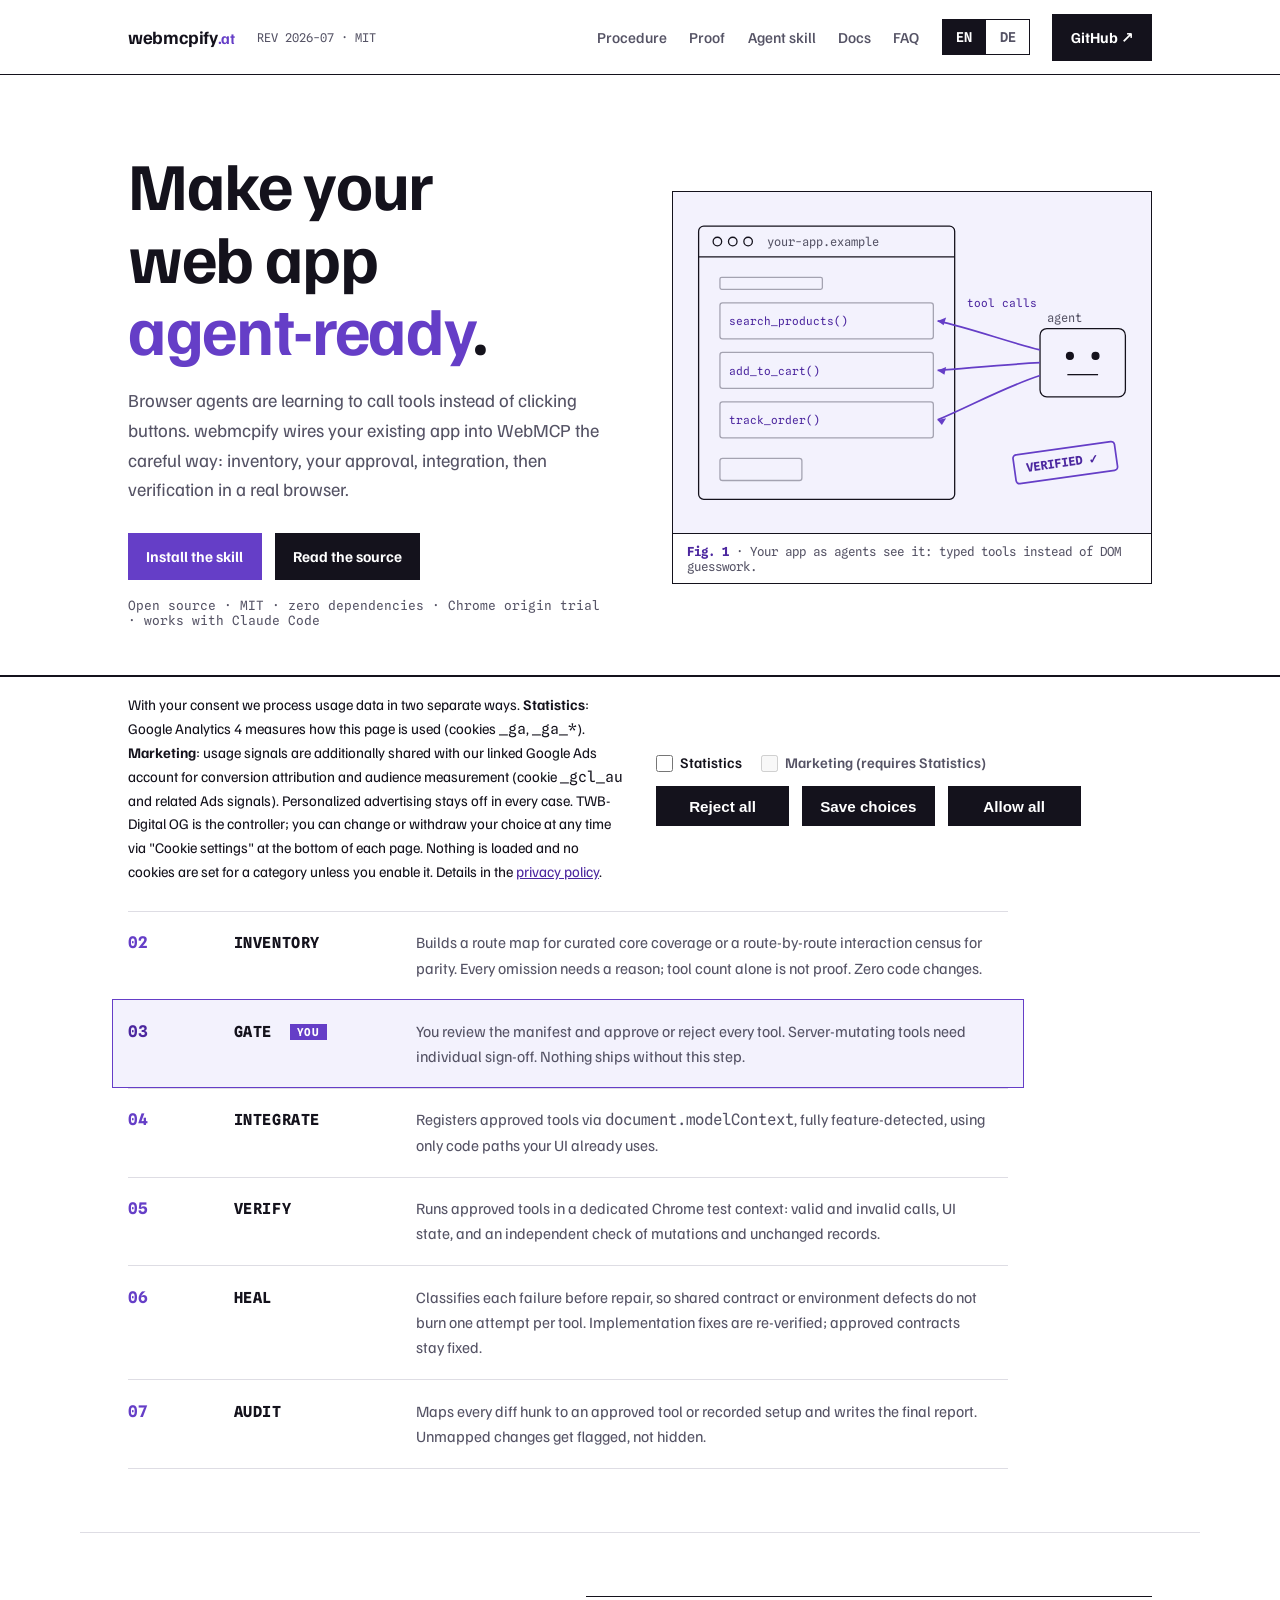
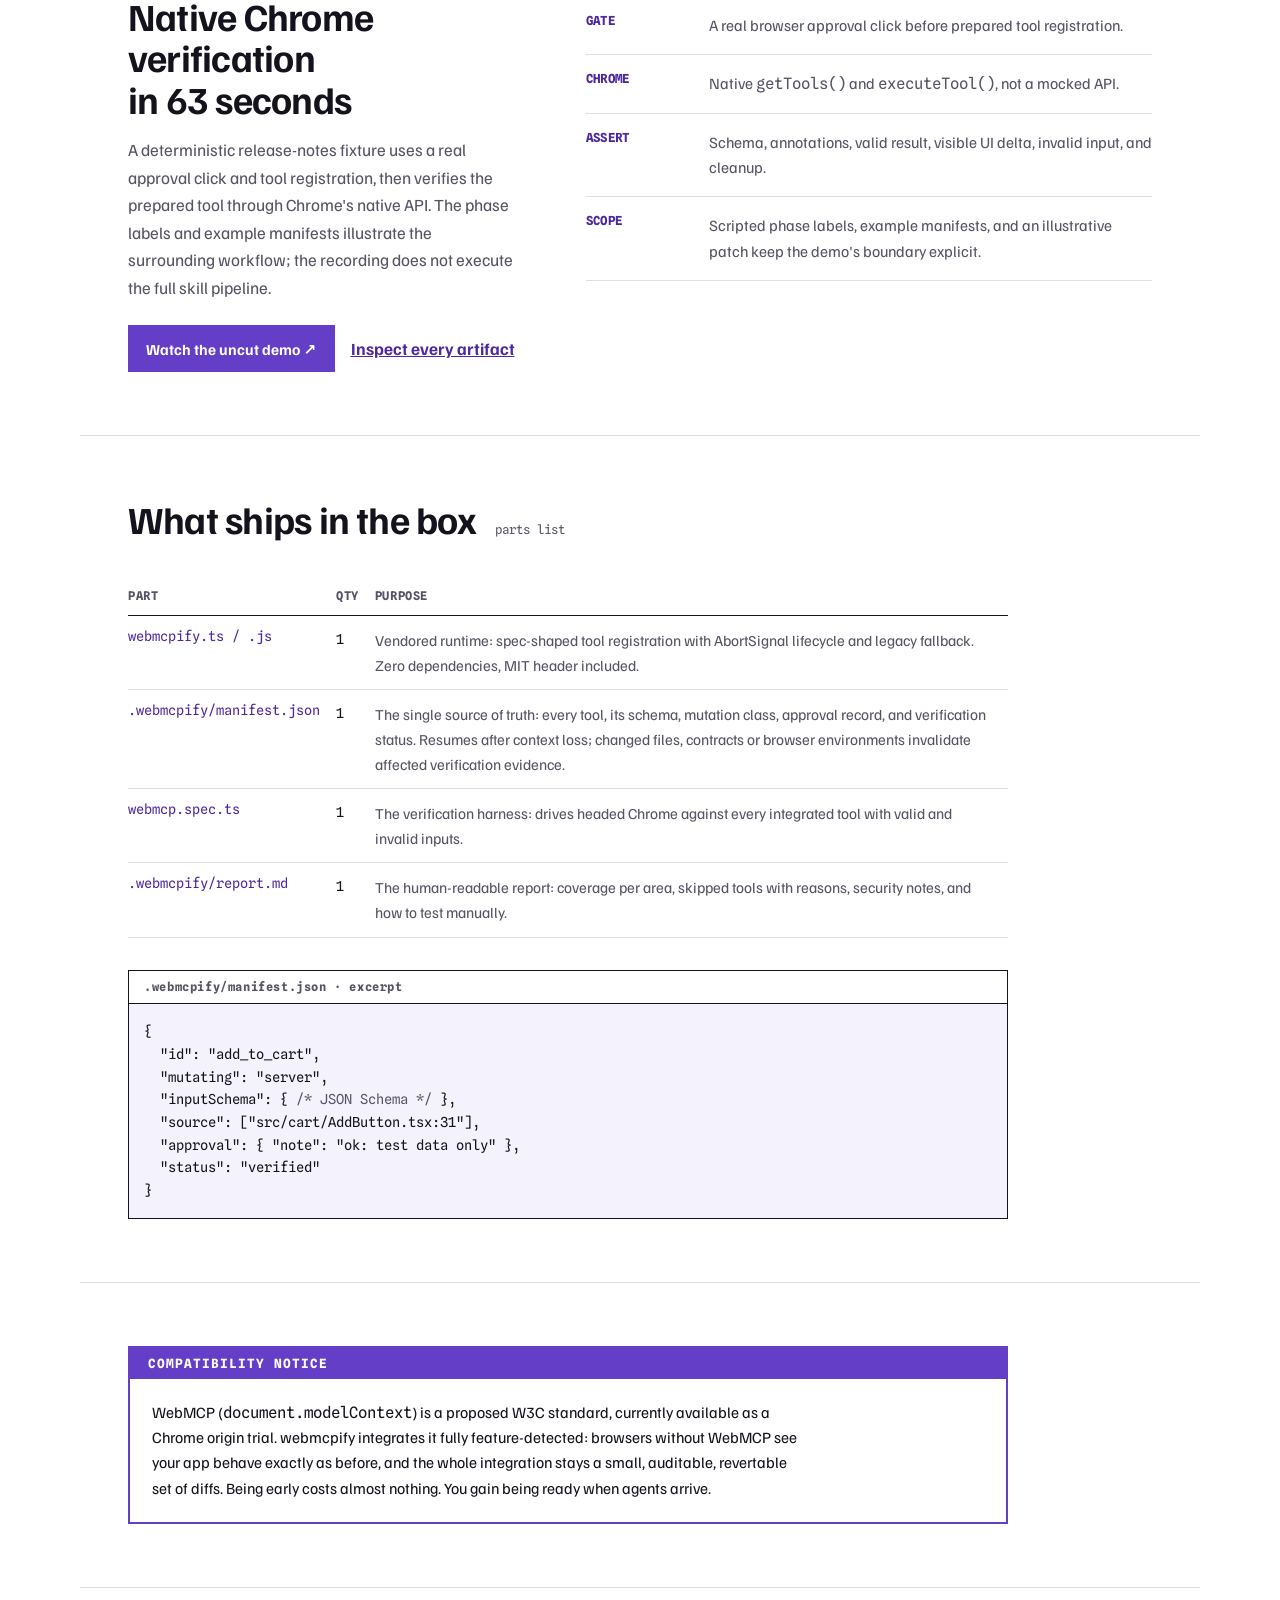
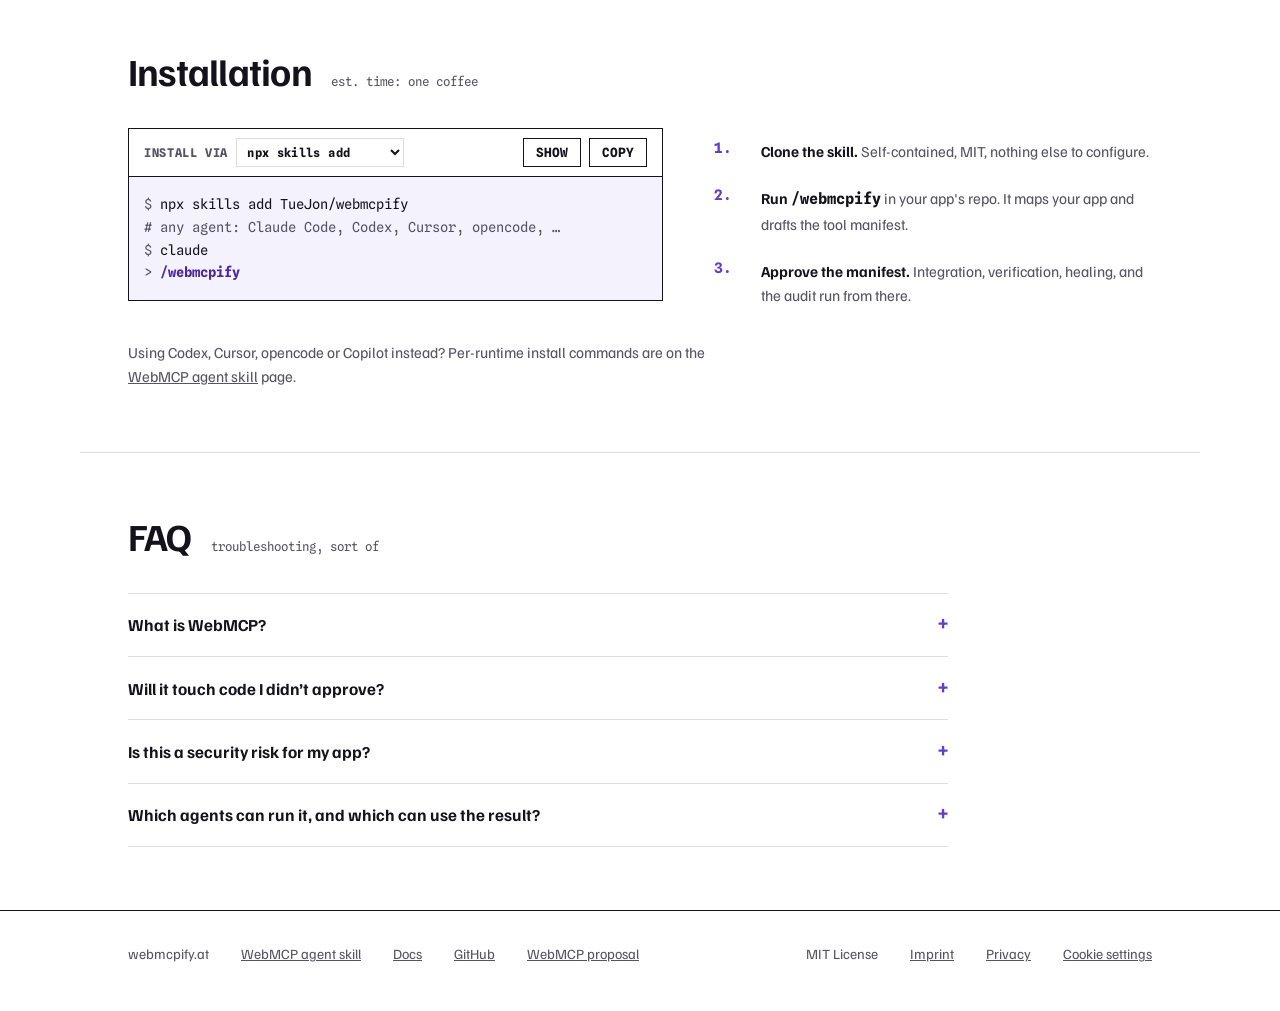
<file: index.html>
<!DOCTYPE html>
<html lang="en" data-lang="en">
<head>
<meta charset="UTF-8">
<meta name="viewport" content="width=device-width, initial-scale=1.0">
<title>webmcpify: the WebMCP agent skill that makes your web app agent-ready</title>
<meta name="description" content="webmcpify is a WebMCP agent skill for curated core coverage or route-by-route parity: inventory, approval, integration and real-browser verification. Open source, MIT.">
<link rel="canonical" href="https://webmcpify.at/">
<link rel="describedby" href="/llms.txt" type="text/markdown">
<meta property="og:type" content="website">
<meta property="og:url" content="https://webmcpify.at/">
<meta property="og:site_name" content="webmcpify">
<meta property="og:title" content="webmcpify: the WebMCP agent skill that makes your web app agent-ready">
<meta property="og:description" content="webmcpify is a WebMCP agent skill for curated core coverage or route-by-route parity: inventory, approval, integration and real-browser verification. Open source, MIT.">
<meta property="og:image" content="https://webmcpify.at/og.png">
<meta property="og:image:alt" content="webmcpify: make your web app agent-ready with WebMCP">
<meta property="og:image:width" content="1200">
<meta property="og:image:height" content="630">
<meta property="og:locale" content="en_US">
<meta property="og:locale:alternate" content="de_AT">
<meta name="twitter:card" content="summary_large_image">
<meta name="twitter:title" content="webmcpify: the WebMCP agent skill that makes your web app agent-ready">
<meta name="twitter:description" content="webmcpify is a WebMCP agent skill for curated core coverage or route-by-route parity: inventory, approval, integration and real-browser verification. Open source, MIT.">
<meta name="twitter:image" content="https://webmcpify.at/og.png">
<meta name="twitter:image:alt" content="webmcpify: make your web app agent-ready with WebMCP">
<link rel="icon" href="/favicon.svg" type="image/svg+xml">
<link rel="icon" href="/favicon.ico" sizes="16x16 32x32 48x48">
<link rel="icon" href="/icon-192.png" type="image/png" sizes="192x192">
<link rel="apple-touch-icon" href="/apple-touch-icon.png">
<link rel="alternate" hreflang="en" href="https://webmcpify.at/">
<link rel="alternate" hreflang="de" href="https://webmcpify.at/de/">
<link rel="alternate" hreflang="x-default" href="https://webmcpify.at/">
<link rel="webmcp" href="/.well-known/webmcp" type="application/json">
<!-- No scripting: the picker cannot swap the block and COPY cannot reach the
     clipboard, so the whole control row goes and every route is listed instead. -->
<!-- Both selectors are id-qualified on purpose: this block sits BEFORE the main
     stylesheet, so it needs the higher specificity to beat `.alt-routes`. -->
<noscript><style>#install-picker .cmd-label { display: none; } #install-picker .alt-routes { display: block; }</style></noscript>
<script type="application/ld+json">
{
  "@context": "https://schema.org",
  "@type": "SoftwareApplication",
  "name": "webmcpify",
  "url": "https://webmcpify.at/",
  "description": "webmcpify is a WebMCP agent skill for curated core coverage or route-by-route parity: inventory, approval, integration and real-browser verification. Open source, MIT.",
  "applicationCategory": "DeveloperApplication",
  "operatingSystem": "Any (agent skill for Claude Code, Codex, Cursor, opencode, GitHub Copilot and other skill-loading agents)",
  "license": "https://opensource.org/license/MIT",
  "offers": { "@type": "Offer", "price": "0", "priceCurrency": "EUR" },
  "author": { "@type": "Person", "name": "Jonas Tüchler", "url": "https://jonastuechler.at" },
  "publisher": { "@type": "Organization", "name": "TWB-Digital OG", "url": "https://twb-digital.at" },
  "sameAs": ["https://github.com/TueJon/webmcpify"]
}
</script>
<script type="application/ld+json" id="faq-schema">{"@context": "https://schema.org", "@type": "FAQPage", "mainEntity": [{"@type": "Question", "name": "What is WebMCP?", "acceptedAnswer": {"@type": "Answer", "text": "A proposed web standard (W3C Web Machine Learning CG) that lets a page register typed tools browser AI agents can call instead of screen-scraping your DOM. It's currently running as a Chrome origin trial."}}, {"@type": "Question", "name": "Will webmcpify touch code I didn't approve?", "acceptedAnswer": {"@type": "Answer", "text": "No. Every diff hunk must map to an approved tool or recorded setup; the audit phase flags anything else in the report. Files that were dirty before the run are never modified."}}, {"@type": "Question", "name": "Is this a security risk for my app?", "acceptedAnswer": {"@type": "Answer", "text": "Tools may only call code paths your UI already uses: same endpoints, validation and auth. The server remains the trust boundary. Server mutations need per-tool approval; auth, signup, billing, payment and credential-returning tools are excluded. An irreversible delete can only open the app's own confirmation UI."}}, {"@type": "Question", "name": "Which agents can run webmcpify, and which can use the result?", "acceptedAnswer": {"@type": "Answer", "text": "It runs in any agent that loads skills — Claude Code, Codex, Cursor, opencode, Copilot. The result is plain, dependency-free WebMCP integration: any browser agent that speaks WebMCP can call your tools, regardless of vendor."}}]}</script>
<link rel="stylesheet" href="/fonts/fonts.css">
<style>
  :root {
    --bg: oklch(1 0 0);
    --ink: oklch(0.19 0.02 290);
    --muted: oklch(0.45 0.03 290);
    --hairline: oklch(0.9 0.01 290);
    --primary: oklch(0.49 0.2 290);
    --primary-ink: oklch(0.4 0.18 290);
    --tint: oklch(0.965 0.015 290);
    --z-nav: 10;
    --z-toast: 40;
    --z-consent: 50;
    --font-sans: "Familjen Grotesk", "Segoe UI", system-ui, sans-serif;
    --font-mono: "Spline Sans Mono", ui-monospace, monospace;
  }
  * { margin: 0; padding: 0; box-sizing: border-box; }
  body {
    background: var(--bg); color: var(--ink);
    font-family: var(--font-sans); font-size: 1.0625rem; line-height: 1.62;
    -webkit-font-smoothing: antialiased;
  }
  ::selection { background: var(--primary); color: white; }
  a { color: inherit; }
  code, pre { font-family: var(--font-mono); }
  h1, h2, h3 { text-wrap: balance; line-height: 1.08; letter-spacing: -0.02em; }
  p { max-width: 64ch; text-wrap: pretty; }
  :focus-visible { outline: 2px solid var(--primary); outline-offset: 3px; }

  :where([data-lang="en"]) :where([lang="de"]) { display: none !important; }
  :where([data-lang="de"]) :where([lang="en"]) { display: none !important; }

  .wrap { max-width: 1120px; margin-inline: auto; padding-inline: clamp(1.25rem, 4vw, 3rem); }

  /* ---------- Nav ---------- */
  header { border-bottom: 1px solid var(--ink); background: var(--bg); position: sticky; top: 0; z-index: var(--z-nav); }
  .nav { display: flex; align-items: center; gap: 1.4rem; padding-block: 0.85rem; }
  .wordmark { font-weight: 700; font-size: 1.15rem; letter-spacing: -0.02em; text-decoration: none; }
  .wordmark small { color: var(--primary); font-weight: 700; }
  .doc-no { font: 400 0.75rem var(--font-mono); color: var(--muted); }
  .nav-spacer { flex: 1; }
  .nav a.ghost { text-decoration: none; color: var(--muted); font-weight: 500; font-size: 0.95rem; }
  .nav a.ghost:hover { color: var(--ink); }
  @media (max-width: 760px) { .nav a.ghost, .doc-no { display: none; } .nav { gap: 0.9rem; } }
  .lang-toggle { flex-shrink: 0; }
  .btn { white-space: nowrap; }
  @media (max-width: 420px) {
    .wordmark .tld, .wordmark small { display: none; }
    .nav { gap: 0.6rem; }
    .nav .btn { padding: 0.45rem 0.7rem; font-size: 0.85rem; }
    .lang-toggle button { padding: 0.45rem 0.55rem; font-size: 0.75rem; }
    .wordmark { font-size: 1rem; }
  }
  .lang-toggle { display: flex; border: 1px solid var(--ink); overflow: hidden; }
  .lang-toggle button {
    font: 600 0.85rem var(--font-mono); background: var(--bg); border: 0; color: var(--muted);
    padding: 0.55rem 0.85rem; cursor: pointer;
  }
  .lang-toggle button[aria-pressed="true"] { background: var(--ink); color: var(--bg); }
  .btn {
    display: inline-flex; align-items: center; gap: 0.5rem; background: var(--ink); color: var(--bg);
    font-weight: 700; font-size: 0.95rem; text-decoration: none; padding: 0.7rem 1.15rem; border: 0; cursor: pointer;
  }
  .btn:hover { background: var(--primary); }
  .btn.primary { background: var(--primary); color: white; }
  .btn.primary:hover { background: var(--primary-ink); }

  /* ---------- Hero ---------- */
  .hero { padding-block: clamp(3rem, 8vh, 6rem) clamp(2.5rem, 6vh, 4.5rem); }
  .hero-grid {
    display: grid; grid-template-columns: minmax(0, 1fr) minmax(0, 1fr);
    gap: clamp(2rem, 5vw, 4rem); align-items: center;
  }
  @media (max-width: 920px) { .hero-grid { grid-template-columns: minmax(0, 1fr); } }
  .hero h1 { font-size: clamp(2.5rem, 5.4vw, 4.2rem); font-weight: 700; }
  .hero h1 .u { color: var(--primary); }
  .hero .lede { margin-top: 1.25rem; font-size: 1.15rem; color: var(--muted); }
  .hero-ctas { margin-top: 1.8rem; display: flex; flex-wrap: wrap; gap: 0.8rem; align-items: center; }
  .hero-fine { margin-top: 1.1rem; font: 400 0.8rem var(--font-mono); color: var(--muted); }

  figure.fig { border: 1px solid var(--ink); }
  .fig svg { display: block; width: 100%; height: auto; background: var(--tint); }
  .fig figcaption {
    border-top: 1px solid var(--ink); padding: 0.6rem 0.9rem;
    font: 400 0.78rem var(--font-mono); color: var(--muted);
  }
  .fig figcaption b { color: var(--primary-ink); font-weight: 700; }

  /* ---------- Section scaffolding ---------- */
  section { padding-block: clamp(3rem, 7vh, 5.5rem); border-top: 1px solid var(--hairline); }
  section[id] { scroll-margin-top: 5rem; }
  .sec-head { margin-bottom: 2.2rem; display: flex; align-items: baseline; gap: 1.2rem; flex-wrap: wrap; }
  .sec-head h2 { font-size: clamp(1.7rem, 3.2vw, 2.4rem); font-weight: 700; }
  .sec-head .mono-tag { font: 400 0.78rem var(--font-mono); color: var(--muted); }
  .sec-lede { color: var(--muted); margin-bottom: 2rem; margin-top: -1.2rem; }

  /* ---------- Procedure ---------- */
  .proc { list-style: none; max-width: 880px; }
  .proc li {
    display: grid; grid-template-columns: 5.2rem minmax(14ch, 16ch) 1fr;
    gap: 1.4rem; padding-block: 1.15rem; border-top: 1px solid var(--hairline);
    align-items: baseline;
  }
  .proc li:last-child { border-bottom: 1px solid var(--hairline); }
  @media (max-width: 700px) { .proc li { grid-template-columns: 3.4rem 1fr; } .proc li p { grid-column: 2; } }
  .proc .no { font: 700 1rem var(--font-mono); color: var(--primary); }
  .proc h3 { font: 700 0.95rem var(--font-mono); letter-spacing: 0.04em; }
  .proc p { color: var(--muted); font-size: 0.98rem; }
  .proc li.gate { background: var(--tint); outline: 1px solid var(--primary); outline-offset: -1px; padding-inline: 1rem; margin-inline: -1rem; }
  .proc li.gate .no { color: var(--primary-ink); }
  .proc li.gate h3 span.badge {
    display: inline-block; background: var(--primary); color: white; font-size: 0.68rem;
    padding: 0.1rem 0.45rem; margin-left: 0.5rem; letter-spacing: 0.06em; vertical-align: 0.1em;
  }

  /* ---------- Reproducible proof ---------- */
  .proof-grid {
    display: grid; grid-template-columns: minmax(0, 0.82fr) minmax(0, 1.18fr);
    gap: clamp(2rem, 5vw, 4.5rem); align-items: start;
  }
  @media (max-width: 820px) { .proof-grid { grid-template-columns: minmax(0, 1fr); } }
  .proof-copy h2 { font-size: clamp(1.7rem, 3.2vw, 2.4rem); }
  .proof-copy p { color: var(--muted); margin-top: 1rem; }
  .proof-actions { display: flex; flex-wrap: wrap; align-items: center; gap: 0.8rem 1rem; margin-top: 1.5rem; }
  .proof-actions .text-link { color: var(--primary-ink); font-weight: 700; }
  .proof-points { list-style: none; border-top: 1px solid var(--ink); }
  .proof-points li {
    display: grid; grid-template-columns: 6.5rem minmax(0, 1fr); gap: 1.2rem;
    padding-block: 1rem; border-bottom: 1px solid var(--hairline);
  }
  .proof-points b { font: 700 0.78rem var(--font-mono); color: var(--primary-ink); letter-spacing: 0.03em; }
  .proof-points span { color: var(--muted); font-size: 0.98rem; }
  @media (max-width: 480px) { .proof-points li { grid-template-columns: minmax(0, 1fr); gap: 0.35rem; } }

  /* ---------- Parts list ---------- */
  .scrollx { overflow-x: auto; max-width: 880px; }
  .parts { width: 100%; min-width: 560px; border-collapse: collapse; font-size: 0.95rem; }
  .parts th, .parts td { text-align: left; padding: 0.75rem 1rem 0.75rem 0; border-bottom: 1px solid var(--hairline); vertical-align: top; }
  .parts th { font: 700 0.75rem var(--font-mono); letter-spacing: 0.05em; color: var(--muted); border-bottom: 1px solid var(--ink); }
  .parts td:first-child { font: 400 0.85rem var(--font-mono); color: var(--primary-ink); white-space: nowrap; }
  .parts td:last-child { color: var(--muted); }
  .parts .qty { font-family: var(--font-mono); font-size: 0.85rem; }

  /* ---------- Notice ---------- */
  .notice { border: 2px solid var(--primary); max-width: 880px; }
  .notice-head {
    background: var(--primary); color: white; padding: 0.5rem 1.1rem;
    font: 700 0.8rem var(--font-mono); letter-spacing: 0.08em;
  }
  .notice-body { padding: 1.3rem 1.4rem; }
  .notice-body p { color: var(--ink); font-size: 0.98rem; max-width: 72ch; }
  .notice-body a { color: var(--primary-ink); }

  /* ---------- Install ---------- */
  .install-grid { display: grid; grid-template-columns: minmax(0, 1.1fr) minmax(0, 0.9fr); gap: clamp(2rem, 4vw, 3.5rem); align-items: start; }
  @media (max-width: 920px) { .install-grid { grid-template-columns: minmax(0, 1fr); } }
  .cmd { border: 1px solid var(--ink); }
  .cmd-label {
    display: flex; justify-content: space-between; align-items: center; gap: 1rem;
    padding: 0.55rem 0.95rem; border-bottom: 1px solid var(--ink);
    font: 700 0.75rem var(--font-mono); letter-spacing: 0.05em; color: var(--muted);
  }
  .cmd pre { padding: 1rem 0.95rem; font-size: 0.86rem; line-height: 1.65; overflow-x: auto; background: var(--tint); }
  .cmd .c { color: var(--muted); }
  .cmd .p { color: var(--primary-ink); font-weight: 700; }
  .copy-btn {
    font: 700 0.8rem var(--font-mono); color: var(--ink); background: var(--bg);
    border: 1px solid var(--ink); padding: 0.4rem 0.75rem; cursor: pointer;
  }
  .copy-btn:hover { background: var(--ink); color: var(--bg); }
  .cmd-pick, .cmd-actions { display: flex; align-items: center; gap: 0.5rem; min-width: 0; }
  @media (max-width: 560px) {
    .cmd-label { flex-wrap: wrap; }
    .cmd-pick, .cmd-actions { flex: 1 1 100%; justify-content: space-between; }
  }
  .alt-routes { display: none; padding: 0.75rem 0.95rem; border-top: 1px solid var(--hairline); font-size: 0.86rem; color: var(--muted); }
  .alt-routes code { font-size: 0.85em; color: var(--ink); }
  .cmd-pick select {
    font: 700 0.75rem var(--font-mono); letter-spacing: 0.03em; color: var(--ink);
    background: var(--bg); border: 1px solid var(--hairline); padding: 0.3rem 0.4rem; cursor: pointer;
  }
  /* Own rule: browsers without the WebMCP pseudo-class drop it, not the block above. */
  .cmd:tool-form-active { outline: 2px solid var(--primary); outline-offset: 2px; }
  .after-install { list-style: none; }
  .after-install li { display: grid; grid-template-columns: 2rem 1fr; gap: 0.9rem; padding-block: 0.7rem; }
  .after-install .no { font: 700 0.9rem var(--font-mono); color: var(--primary); }
  .after-install p { color: var(--muted); font-size: 0.95rem; }
  .after-install b { color: var(--ink); }
  .install-more { color: var(--muted); font-size: 0.95rem; margin-top: 1.3rem; max-width: 68ch; }

  /* ---------- FAQ ---------- */
  .faq { max-width: 820px; }
  .faq details { border-top: 1px solid var(--hairline); }
  .faq details:last-child { border-bottom: 1px solid var(--hairline); }
  .faq summary {
    cursor: pointer; list-style: none; display: flex; justify-content: space-between; gap: 1rem;
    padding-block: 1.1rem; font-weight: 700; font-size: 1.05rem;
  }
  .faq summary::-webkit-details-marker { display: none; }
  .faq summary::after { content: "+"; font-family: var(--font-mono); color: var(--primary); }
  .faq details[open] summary::after { content: "–"; }
  .faq details p { color: var(--muted); padding-bottom: 1.2rem; font-size: 0.98rem; }

  footer { border-top: 1px solid var(--ink); padding-block: 2rem 2.8rem; }
  .foot { display: flex; flex-wrap: wrap; gap: 0.8rem 2rem; color: var(--muted); font-size: 0.88rem; }
  .foot a { color: var(--muted); }
  .foot a:hover { color: var(--ink); }
  .foot .fill { flex: 1; }

  .toast {
    position: fixed; bottom: 1.4rem; left: 50%; translate: -50% 0; z-index: var(--z-toast);
    background: var(--ink); color: var(--bg); font: 700 0.85rem var(--font-mono);
    padding: 0.6rem 1.1rem; opacity: 0; pointer-events: none; transition: opacity 0.2s ease-out;
  }
  .toast.show { opacity: 1; }

  /* Consent banner: non-modal (page, imprint, and privacy stay reachable),
     all actions identical .btn styling — equal visual weight by design. */
  .consent {
    position: fixed; inset: auto 0 0 0; z-index: var(--z-consent);
    background: var(--bg); border-top: 2px solid var(--ink);
  }
  .consent-inner { display: flex; flex-wrap: wrap; gap: 0.9rem 2rem; align-items: center; padding-block: 1rem; max-height: calc(100dvh - 2rem); overflow-y: auto; }
  .consent-text { font-size: 0.92rem; max-width: 62ch; flex: 1 1 34ch; }
  .consent-text a { color: var(--primary-ink); }
  .consent-controls { display: flex; flex-direction: column; gap: 0.7rem; }
  .consent-cats { display: flex; gap: 1.2rem; flex-wrap: wrap; border: 0; padding: 0; margin: 0; }
  .consent-cat { display: inline-flex; align-items: center; gap: 0.45rem; font-weight: 600; font-size: 0.92rem; cursor: pointer; }
  .consent-cat:has(input:disabled) { color: var(--muted); cursor: not-allowed; }
  .consent-cat input { width: 1.05rem; height: 1.05rem; accent-color: var(--primary); margin: 0; }
  /* Grid, not wrapping flex: a wrapped flex line distributes free space on
     its own, so a lone "Allow all" would stretch across a full row and read
     as the prominent option. Equal columns, or equal full-width rows. */
  .consent-actions { display: grid; grid-template-columns: repeat(3, minmax(0, 1fr)); gap: 0.8rem; }
  .consent-actions .btn { justify-content: center; }
  @media (max-width: 560px) { .consent-actions { grid-template-columns: minmax(0, 1fr); } }
  .sr-only { position: absolute; width: 1px; height: 1px; padding: 0; margin: -1px; overflow: hidden; clip-path: inset(50%); white-space: nowrap; }
  .foot-btn {
    font: inherit; color: var(--muted); background: none; border: 0; padding: 0;
    cursor: pointer; text-decoration: underline;
  }
  .foot-btn:hover { color: var(--ink); }

  /* Diagram stroke-draw: decorative enhancement, fully drawn by default */
  @supports ((animation-timeline: scroll()) and (animation-range: 0% 100%)) {
    @media not (prefers-reduced-motion: reduce) {
      .draw {
        stroke-dasharray: 620; stroke-dashoffset: 0;
        animation: draw auto linear both;
        animation-timeline: view();
        animation-range: entry 0% entry 90%;
      }
      @keyframes draw { from { stroke-dashoffset: 620; } to { stroke-dashoffset: 0; } }
    }
  }
</style>
</head>
<body>

<header>
  <div class="wrap nav">
    <a class="wordmark" href="#">webmcpify<small>.at</small></a>
    <span class="doc-no" aria-hidden="true">REV 2026-07 · MIT</span>
    <span class="nav-spacer"></span>
    <a class="ghost" href="#procedure"><span lang="en">Procedure</span><span lang="de">Ablauf</span></a>
    <a class="ghost" href="#proof"><span lang="en">Proof</span><span lang="de">Beleg</span></a>
    <a class="ghost" href="/webmcp-agent-skill/"><span lang="en">Agent skill</span><span lang="de">Agent-Skill</span></a>
    <a class="ghost" href="/docs/">Docs</a>
    <a class="ghost" href="#faq">FAQ</a>
    <div class="lang-toggle" role="group" aria-label="Language">
      <button type="button" data-set-lang="en" aria-pressed="true">EN</button>
      <button type="button" data-set-lang="de" aria-pressed="false">DE</button>
    </div>
    <a class="btn" data-measure="github-outbound" href="https://github.com/TueJon/webmcpify" target="_blank" rel="noopener">GitHub ↗</a>
  </div>
</header>

<main>
  <!-- ============ HERO ============ -->
  <div class="hero wrap">
    <div class="hero-grid">
      <div>
        <h1>
          <span lang="en">Make your web app <span class="u">agent-ready</span>.</span>
          <span lang="de">Mach deine Web-App <span class="u">agent-ready</span>.</span>
        </h1>
        <p class="lede">
          <span lang="en">Browser agents are learning to call tools instead of clicking
          buttons. webmcpify wires your existing app into WebMCP the careful way:
          inventory, your approval, integration, then verification in a real browser.</span>
          <span lang="de">Browser-Agents lernen gerade, Tools aufzurufen statt Buttons zu
          klicken. webmcpify verdrahtet deine bestehende App sauber mit WebMCP:
          Inventur, deine Freigabe, Integration, dann Verifikation im echten Browser.</span>
        </p>
        <div class="hero-ctas">
          <a class="btn primary" href="#install"><span lang="en">Install the skill</span><span lang="de">Skill installieren</span></a>
          <a class="btn" data-measure="github-outbound" href="https://github.com/TueJon/webmcpify" target="_blank" rel="noopener"><span lang="en">Read the source</span><span lang="de">Quellcode lesen</span></a>
        </div>
        <p class="hero-fine">
          <span lang="en">Open source · MIT · zero dependencies · Chrome origin trial · works with Claude Code</span>
          <span lang="de">Open Source · MIT · null Dependencies · Chrome Origin Trial · läuft mit Claude Code</span>
        </p>
      </div>

      <figure class="fig">
        <svg viewBox="0 0 560 400" role="img" aria-labelledby="fig1-title">
          <title id="fig1-title">Diagram: a browser app exposing typed tools to an AI agent</title>
          <!-- browser window -->
          <g fill="none" stroke="oklch(0.19 0.02 290)" stroke-width="1.5">
            <rect x="30" y="40" width="300" height="320" rx="6"/>
            <line x1="30" y1="76" x2="330" y2="76"/>
            <circle cx="52" cy="58" r="5"/><circle cx="70" cy="58" r="5"/><circle cx="88" cy="58" r="5"/>
          </g>
          <text x="110" y="63" font-family="Spline Sans Mono, monospace" font-size="14" fill="oklch(0.45 0.03 290)">your-app.example</text>
          <!-- app skeleton -->
          <g fill="none" stroke="oklch(0.72 0.02 290)" stroke-width="1.5">
            <rect x="55" y="100" width="120" height="14" rx="2"/>
            <rect x="55" y="130" width="250" height="42" rx="3"/>
            <rect x="55" y="188" width="250" height="42" rx="3"/>
            <rect x="55" y="246" width="250" height="42" rx="3"/>
            <rect x="55" y="312" width="96" height="26" rx="3"/>
          </g>
          <!-- tool anchors -->
          <g font-family="Spline Sans Mono, monospace" font-size="13" fill="oklch(0.4 0.18 290)">
            <text x="66" y="156">search_products()</text>
            <text x="66" y="214">add_to_cart()</text>
            <text x="66" y="272">track_order()</text>
          </g>
          <!-- agent node -->
          <g fill="none" stroke="oklch(0.19 0.02 290)" stroke-width="1.5">
            <rect x="430" y="160" width="100" height="80" rx="8"/>
            <circle cx="465" cy="192" r="4" fill="oklch(0.19 0.02 290)"/>
            <circle cx="495" cy="192" r="4" fill="oklch(0.19 0.02 290)"/>
            <line x1="462" y1="214" x2="498" y2="214"/>
          </g>
          <text x="438" y="152" font-family="Spline Sans Mono, monospace" font-size="14" fill="oklch(0.45 0.03 290)">agent</text>
          <!-- tool call arrows -->
          <g fill="none" stroke="oklch(0.49 0.2 290)" stroke-width="2">
            <path class="draw" d="M 430 185 C 390 175, 350 160, 310 151"/>
            <path class="draw" d="M 430 200 C 390 202, 350 206, 310 209"/>
            <path class="draw" d="M 430 215 C 390 228, 350 250, 310 267"/>
          </g>
          <g fill="oklch(0.49 0.2 290)">
            <path d="M 310 151 l 10 -4 l -3 9 z"/>
            <path d="M 310 209 l 10 -4 l -2 9 z"/>
            <path d="M 310 267 l 10 -2 l -5 8 z"/>
          </g>
          <text x="345" y="135" font-family="Spline Sans Mono, monospace" font-size="13" fill="oklch(0.4 0.18 290)">tool calls</text>
          <!-- verified stamp -->
          <g transform="rotate(-8 460 320)">
            <rect x="400" y="300" width="120" height="34" rx="4" fill="none" stroke="oklch(0.49 0.2 290)" stroke-width="2"/>
            <text x="414" y="322" font-family="Spline Sans Mono, monospace" font-weight="700" font-size="14" fill="oklch(0.4 0.18 290)">VERIFIED ✓</text>
          </g>
        </svg>
        <figcaption>
          <b>Fig. 1</b>
          <span lang="en"> · Your app as agents see it: typed tools instead of DOM guesswork.</span>
          <span lang="de"> · Deine App aus Agent-Sicht: typisierte Tools statt DOM-Raterei.</span>
        </figcaption>
      </figure>
    </div>
  </div>

  <!-- ============ PROCEDURE ============ -->
  <section class="wrap" id="procedure">
    <div class="sec-head">
      <h2><span lang="en">The procedure</span><span lang="de">Der Ablauf</span></h2>
      <span class="mono-tag"><span lang="en">7 phases · 1 human gate · resumable at any point</span><span lang="de">7 Phasen · 1 Human Gate · jederzeit fortsetzbar</span></span>
    </div>
    <ol class="proc">
      <li>
        <span class="no">01</span>
        <h3>DETECT</h3>
        <p><span lang="en">Records your stack, secure context, backend and CORS origins, auth model, and a required coverage target.</span>
        <span lang="de">Erfasst Stack, Secure Context, Backend- und CORS-Origins, Auth-Modell und ein verpflichtendes Abdeckungsziel.</span></p>
      </li>
      <li>
        <span class="no">02</span>
        <h3>INVENTORY</h3>
        <p><span lang="en">Builds a route map for curated core coverage or a route-by-route interaction census for parity. Every omission needs a reason; tool count alone is not proof. Zero code changes.</span>
        <span lang="de">Erstellt für kuratierte Kernabdeckung eine Route Map oder für Parität eine Interaktionsinventur jeder Route. Jede Auslassung braucht einen Grund; die Tool-Anzahl allein ist kein Beweis. Null Code-Änderungen.</span></p>
      </li>
      <li class="gate">
        <span class="no">03</span>
        <h3>GATE <span class="badge"><span lang="en">YOU</span><span lang="de">DU</span></span></h3>
        <p><span lang="en">You review the manifest and approve or reject every tool. Server-mutating tools need individual sign-off. Nothing ships without this step.</span>
        <span lang="de">Du prüfst das Manifest und gibst jedes Tool frei oder lehnst es ab. Server-mutierende Tools brauchen einzelne Freigabe. Ohne diesen Schritt passiert nichts.</span></p>
      </li>
      <li>
        <span class="no">04</span>
        <h3>INTEGRATE</h3>
        <p><span lang="en">Registers approved tools via <code>document.modelContext</code>, fully feature-detected, using only code paths your UI already uses.</span>
        <span lang="de">Registriert freigegebene Tools via <code>document.modelContext</code>, vollständig feature-detected, nur über Code-Pfade, die deine UI ohnehin nutzt.</span></p>
      </li>
      <li>
        <span class="no">05</span>
        <h3>VERIFY</h3>
        <p><span lang="en">Runs approved tools in a dedicated Chrome test context: valid and invalid calls, UI state, and an independent check of mutations and unchanged records.</span>
        <span lang="de">Führt freigegebene Tools in einem eigenen Chrome-Testkontext aus: gültige und ungültige Calls, UI-State und eine unabhängige Prüfung von Änderungen und unveränderten Datensätzen.</span></p>
      </li>
      <li>
        <span class="no">06</span>
        <h3>HEAL</h3>
        <p><span lang="en">Classifies each failure before repair, so shared contract or environment defects do not burn one attempt per tool. Implementation fixes are re-verified; approved contracts stay fixed.</span>
        <span lang="de">Klassifiziert jeden Fehler vor der Reparatur, damit gemeinsame Contract- oder Environment-Defekte nicht pro Tool einen Versuch verbrauchen. Implementierungsfixes werden erneut verifiziert; freigegebene Contracts bleiben unverändert.</span></p>
      </li>
      <li>
        <span class="no">07</span>
        <h3>AUDIT</h3>
        <p><span lang="en">Maps every diff hunk to an approved tool or recorded setup and writes the final report. Unmapped changes get flagged, not hidden.</span>
        <span lang="de">Ordnet jeden Diff-Hunk einem freigegebenen Tool oder dokumentiertem Setup zu und schreibt den Abschlussreport. Nicht zuordenbare Änderungen werden geflaggt, nicht versteckt.</span></p>
      </li>
    </ol>
  </section>

  <!-- ============ REPRODUCIBLE PROOF ============ -->
  <section class="wrap" id="proof">
    <div class="proof-grid">
      <div class="proof-copy">
        <h2><span lang="en">Native Chrome verification in 63 seconds</span><span lang="de">Native Chrome-Verifikation in 63 Sekunden</span></h2>
        <p><span lang="en">A deterministic release-notes fixture uses a real approval click and tool registration, then verifies the prepared tool through Chrome's native API. The phase labels and example manifests illustrate the surrounding workflow; the recording does not execute the full skill pipeline.</span>
        <span lang="de">Ein deterministisches Release-Notes-Fixture nutzt einen echten Freigabe-Klick und eine reale Tool-Registrierung und verifiziert das vorbereitete Tool anschließend über Chromes native API. Phasenlabels und Beispielmanifeste illustrieren den umgebenden Workflow; die Aufnahme führt nicht die vollständige Skill-Pipeline aus.</span></p>
        <div class="proof-actions">
          <a class="btn primary" data-measure="github-outbound" href="https://github.com/TueJon/webmcpify/blob/main/proof/artifacts/webmcpify-proof-480p.mp4" target="_blank" rel="noopener"><span lang="en">Watch the uncut demo ↗</span><span lang="de">Ungeschnittene Demo ansehen ↗</span></a>
          <a class="text-link" data-measure="github-outbound" href="https://github.com/TueJon/webmcpify/tree/main/proof" target="_blank" rel="noopener"><span lang="en">Inspect every artifact</span><span lang="de">Alle Artefakte prüfen</span></a>
        </div>
      </div>
      <ol class="proof-points">
        <li><b>GATE</b><span><span lang="en">A real browser approval click before prepared tool registration.</span><span lang="de">Ein echter Browser-Freigabe-Klick vor der Registrierung des vorbereiteten Tools.</span></span></li>
        <li><b>CHROME</b><span><span lang="en">Native <code>getTools()</code> and <code>executeTool()</code>, not a mocked API.</span><span lang="de">Natives <code>getTools()</code> und <code>executeTool()</code>, keine gemockte API.</span></span></li>
        <li><b>ASSERT</b><span><span lang="en">Schema, annotations, valid result, visible UI delta, invalid input, and cleanup.</span><span lang="de">Schema, Annotationen, gültiges Ergebnis, sichtbares UI-Delta, ungültige Eingabe und Cleanup.</span></span></li>
        <li><b>SCOPE</b><span><span lang="en">Scripted phase labels, example manifests, and an illustrative patch keep the demo's boundary explicit.</span><span lang="de">Geskriptete Phasenlabels, Beispielmanifeste und ein illustrativer Patch machen die Grenze der Demo explizit.</span></span></li>
      </ol>
    </div>
  </section>

  <!-- ============ PARTS LIST ============ -->
  <section class="wrap">
    <div class="sec-head">
      <h2><span lang="en">What ships in the box</span><span lang="de">Was in der Box steckt</span></h2>
      <span class="mono-tag"><span lang="en">parts list</span><span lang="de">Stückliste</span></span>
    </div>
    <div class="scrollx"><table class="parts">
      <thead>
        <tr>
          <th scope="col"><span lang="en">PART</span><span lang="de">TEIL</span></th>
          <th scope="col"><span lang="en">QTY</span><span lang="de">MENGE</span></th>
          <th scope="col"><span lang="en">PURPOSE</span><span lang="de">ZWECK</span></th>
        </tr>
      </thead>
      <tbody>
        <tr>
          <td>webmcpify.ts / .js</td>
          <td class="qty">1</td>
          <td><span lang="en">Vendored runtime: spec-shaped tool registration with AbortSignal lifecycle and legacy fallback. Zero dependencies, MIT header included.</span>
          <span lang="de">Vendorte Runtime: spec-konforme Tool-Registrierung mit AbortSignal-Lifecycle und Legacy-Fallback. Null Dependencies, MIT-Header inklusive.</span></td>
        </tr>
        <tr>
          <td>.webmcpify/manifest.json</td>
          <td class="qty">1</td>
          <td><span lang="en">The single source of truth: every tool, its schema, mutation class, approval record, and verification status. Resumes after context loss; changed files, contracts or browser environments invalidate affected verification evidence.</span>
          <span lang="de">Die Single Source of Truth: jedes Tool, sein Schema, seine Mutationsklasse, Freigabe und Verifikationsstatus. Setzt nach Kontextverlust fort; geänderte Dateien, Contracts oder Browser-Umgebungen machen betroffene Verifikationsbelege ungültig.</span></td>
        </tr>
        <tr>
          <td>webmcp.spec.ts</td>
          <td class="qty">1</td>
          <td><span lang="en">The verification harness: drives headed Chrome against every integrated tool with valid and invalid inputs.</span>
          <span lang="de">Der Verifikations-Harness: fährt headed Chrome gegen jedes integrierte Tool, mit gültigen und ungültigen Inputs.</span></td>
        </tr>
        <tr>
          <td>.webmcpify/report.md</td>
          <td class="qty">1</td>
          <td><span lang="en">The human-readable report: coverage per area, skipped tools with reasons, security notes, and how to test manually.</span>
          <span lang="de">Der menschenlesbare Report: Abdeckung pro Bereich, übersprungene Tools mit Begründung, Security-Notizen und manuelle Testanleitung.</span></td>
        </tr>
      </tbody>
    </table></div>
    <figure class="cmd" style="max-width: 880px; margin-top: 2rem;">
      <div class="cmd-label">
        <span>.webmcpify/manifest.json · <span lang="en">excerpt</span><span lang="de">Auszug</span></span>
      </div>
      <pre><code>{
  "id": "add_to_cart",
  "mutating": "server",
  "inputSchema": { <span style="color: var(--muted);">/* JSON Schema */</span> },
  "source": ["src/cart/AddButton.tsx:31"],
  "approval": { "note": "ok: test data only" },
  "status": "verified"
}</code></pre>
    </figure>
  </section>

  <!-- ============ NOTICE ============ -->
  <section class="wrap">
    <div class="notice">
      <div class="notice-head"><span lang="en">COMPATIBILITY NOTICE</span><span lang="de">KOMPATIBILITÄTSHINWEIS</span></div>
      <div class="notice-body">
        <p>
          <span lang="en">WebMCP (<code>document.modelContext</code>) is a proposed W3C
          standard, currently available as a Chrome origin trial. webmcpify integrates it
          fully feature-detected: browsers without WebMCP see your app behave exactly as
          before, and the whole integration stays a small, auditable, revertable set of
          diffs. Being early costs almost nothing. You gain being ready when agents arrive.</span>
          <span lang="de">WebMCP (<code>document.modelContext</code>) ist ein
          vorgeschlagener W3C-Standard, derzeit als Chrome Origin Trial verfügbar.
          webmcpify integriert ihn vollständig feature-detected: Browser ohne WebMCP sehen
          deine App exakt wie bisher, und die gesamte Integration bleibt ein kleines,
          auditierbares, revertierbares Set an Diffs. Früh dran zu sein kostet fast nichts. Bereit
          zu sein, wenn die Agents kommen, ist der Gewinn.</span>
        </p>
      </div>
    </div>
  </section>

  <!-- ============ INSTALL ============ -->
  <section class="wrap" id="install">
    <div class="sec-head">
      <h2><span lang="en">Installation</span><span lang="de">Installation</span></h2>
      <span class="mono-tag"><span lang="en">est. time: one coffee</span><span lang="de">Dauer: ein Kaffee</span></span>
    </div>
    <div class="install-grid">
      <!-- Declarative WebMCP tool: the browser derives the schema from the select,
           so agents can switch the shown command through the same submit path a
           human uses. Read-only display change, hence toolautosubmit. -->
      <form class="cmd" id="install-picker"
            toolname="show_install_command"
            tooldescription="Switches the install command shown in the Installation section of webmcpify.at to the variant for a given agent setup. Page-local display change; nothing is sent anywhere."
            toolautosubmit="">
        <div class="cmd-label">
          <span class="cmd-pick">
            <label for="install-agent"><span lang="en">INSTALL VIA</span><span lang="de">INSTALLATION VIA</span></label>
            <select id="install-agent" name="agent" required
                    toolparamdescription="Install route to display: npx (skills CLI, works with any agent), plugin (Claude Code plugin marketplace), git (manual clone)">
              <option value="npx" selected>npx skills add</option>
              <option value="plugin">Claude Code plugin</option>
              <option value="git">git clone</option>
            </select>
          </span>
          <span class="cmd-actions">
            <button class="copy-btn" type="submit" data-install-show>
              <span lang="en">SHOW</span><span lang="de">ZEIGEN</span>
            </button>
            <button class="copy-btn" type="button" data-copy="npx skills add TueJon/webmcpify">
              <span lang="en">COPY</span><span lang="de">KOPIEREN</span>
            </button>
          </span>
        </div>
        <pre aria-live="polite"><code><span class="c">$</span> npx skills add TueJon/webmcpify
<span class="c"># any agent: Claude Code, Codex, Cursor, opencode, …</span>
<span class="c">$</span> claude
<span class="c">&gt;</span> <span class="p">/webmcpify</span></code></pre>
        <!-- Without scripting the picker cannot swap the block, so it is hidden
             (see the noscript rule in <head>) and every route is listed here. -->
        <p class="alt-routes">
          <span lang="en">Claude Code plugin: <code>/plugin marketplace add TueJon/webmcpify</code>, then <code>/plugin install webmcpify@webmcpify</code>. Manual: <code>git clone https://github.com/TueJon/webmcpify ~/.claude/skills/webmcpify</code>.</span>
          <span lang="de">Claude-Code-Plugin: <code>/plugin marketplace add TueJon/webmcpify</code>, dann <code>/plugin install webmcpify@webmcpify</code>. Manuell: <code>git clone https://github.com/TueJon/webmcpify ~/.claude/skills/webmcpify</code>.</span>
        </p>
      </form>
      <ol class="after-install">
        <li>
          <span class="no">1.</span>
          <p><span lang="en"><b>Clone the skill.</b> Self-contained, MIT, nothing else to configure.</span>
          <span lang="de"><b>Skill klonen.</b> Self-contained, MIT, sonst nichts zu konfigurieren.</span></p>
        </li>
        <li>
          <span class="no">2.</span>
          <p><span lang="en"><b>Run <code>/webmcpify</code></b> in your app's repo. It maps your app and drafts the tool manifest.</span>
          <span lang="de"><b><code>/webmcpify</code> ausführen</b> im Repo deiner App. Es erfasst deine App und entwirft das Tool-Manifest.</span></p>
        </li>
        <li>
          <span class="no">3.</span>
          <p><span lang="en"><b>Approve the manifest.</b> Integration, verification, healing, and the audit run from there.</span>
          <span lang="de"><b>Manifest freigeben.</b> Integration, Verifikation, Healing und Audit laufen ab da automatisch.</span></p>
        </li>
      </ol>
    </div>
    <p class="install-more"><span lang="en">Using Codex, Cursor, opencode or Copilot instead? Per-runtime install commands are on the
    <a href="/webmcp-agent-skill/">WebMCP agent skill</a> page.</span>
    <span lang="de">Du nutzt Codex, Cursor, opencode oder Copilot? Die Install-Befehle pro Runtime stehen auf der
    <a href="/webmcp-agent-skill/">WebMCP-Agent-Skill</a>-Seite.</span></p>
  </section>

  <!-- ============ FAQ ============ -->
  <section class="wrap" id="faq">
    <div class="sec-head">
      <h2>FAQ</h2>
      <span class="mono-tag"><span lang="en">troubleshooting, sort of</span><span lang="de">Troubleshooting, quasi</span></span>
    </div>
    <div class="faq">
      <details>
        <summary><span lang="en">What is WebMCP?</span><span lang="de">Was ist WebMCP?</span></summary>
        <p><span lang="en">A proposed web standard (W3C Web Machine Learning CG) that lets a page register typed tools browser AI agents can call instead of screen-scraping your DOM. It’s currently running as a Chrome origin trial.</span>
        <span lang="de">Ein vorgeschlagener Webstandard (W3C Web Machine Learning CG), mit dem eine Seite typisierte Tools registriert, die Browser-KI-Agents aufrufen können, statt dein DOM zu scrapen. Läuft aktuell als Chrome Origin Trial.</span></p>
      </details>
      <details>
        <summary><span lang="en">Will it touch code I didn’t approve?</span><span lang="de">Fasst es Code an, den ich nicht freigegeben habe?</span></summary>
        <p><span lang="en">No. Every diff hunk must map to an approved tool or recorded setup; the audit phase flags anything else in the report. Files that were dirty before the run are never modified.</span>
        <span lang="de">Nein. Jeder Diff-Hunk muss einem freigegebenen Tool oder dokumentiertem Setup zuordenbar sein; alles andere flaggt die Audit-Phase im Report. Dateien, die vor dem Run dirty waren, werden nie angefasst.</span></p>
      </details>
      <details>
        <summary><span lang="en">Is this a security risk for my app?</span><span lang="de">Ist das ein Sicherheitsrisiko für meine App?</span></summary>
        <p><span lang="en">Tools may only call code paths your UI already uses: same endpoints, validation and auth. The server remains the trust boundary. Server mutations need per-tool approval; auth, signup, billing, payment and credential-returning tools are excluded. An irreversible delete can only open the app's own confirmation UI.</span>
        <span lang="de">Tools dürfen nur Code-Pfade aufrufen, die deine UI ohnehin nutzt: gleiche Endpoints, Validierung und Auth. Der Server bleibt die Trust Boundary. Server-Mutationen brauchen Freigabe pro Tool; Auth-, Signup-, Billing-, Zahlungs- und Credential-ausgebende Tools sind ausgeschlossen. Eine irreversible Löschung darf nur die bestehende Bestätigungs-UI der App öffnen.</span></p>
      </details>
      <details>
        <summary><span lang="en">Which agents can run it, and which can use the result?</span><span lang="de">Welche Agents führen es aus, und welche nutzen das Ergebnis?</span></summary>
        <p><span lang="en">It runs in any agent that loads skills — Claude Code, Codex, Cursor, opencode, Copilot. The result is plain, dependency-free WebMCP integration: any browser agent that speaks WebMCP can call your tools, regardless of vendor.</span>
        <span lang="de">Er läuft in jedem Agent, der Skills lädt — Claude Code, Codex, Cursor, opencode, Copilot. Das Ergebnis ist reine, dependency-freie WebMCP-Integration: jeder Browser-Agent, der WebMCP spricht, kann deine Tools aufrufen.</span></p>
      </details>
    </div>
  </section>
</main>

<footer>
  <div class="wrap foot">
    <span>webmcpify.at</span>
    <a href="/webmcp-agent-skill/"><span lang="en">WebMCP agent skill</span><span lang="de">WebMCP Agent-Skill</span></a>
    <a href="/docs/">Docs</a>
    <a data-measure="github-outbound" href="https://github.com/TueJon/webmcpify" target="_blank" rel="noopener">GitHub</a>
    <a href="https://webmachinelearning.github.io/webmcp/" target="_blank" rel="noopener">WebMCP <span lang="en">proposal</span><span lang="de">Proposal</span></a>
    <span class="fill"></span>
    <span>MIT License</span>
    <a href="/imprint.html"><span lang="en">Imprint</span><span lang="de">Impressum</span></a>
    <a href="/privacy.html"><span lang="en">Privacy</span><span lang="de">Datenschutz</span></a>
    <button type="button" class="foot-btn" data-consent-open hidden><span lang="en">Cookie settings</span><span lang="de">Cookie-Einstellungen</span></button>
  </div>
</footer>

<div class="consent" id="consent" role="region" aria-label="Cookie consent" hidden>
  <div class="wrap consent-inner">
    <p class="consent-text">
      <span lang="en">With your consent we process usage data in two separate ways.
      <b>Statistics</b>: Google Analytics 4 measures how this page is used (cookies
      <code>_ga</code>, <code>_ga_*</code>). <b>Marketing</b>: usage signals are
      additionally shared with our linked Google Ads account for conversion attribution
      and audience measurement (cookie <code>_gcl_au</code> and related Ads signals).
      Personalized advertising stays off in every case. TWB-Digital OG is the
      controller; you can change or withdraw your choice at any time via "Cookie
      settings" at the bottom of each page. Nothing is loaded and no cookies
      are set for a category unless you enable it. Details in the
      <a href="/privacy.html">privacy policy</a>.</span>
      <span lang="de">Mit Ihrer Einwilligung verarbeiten wir Nutzungsdaten auf zwei
      getrennten Wegen. <b>Statistik</b>: Google Analytics 4 misst die Nutzung dieser
      Seite (Cookies <code>_ga</code>, <code>_ga_*</code>). <b>Marketing</b>:
      Nutzungssignale werden zusätzlich mit unserem verknüpften Google-Ads-Konto zur
      Conversion-Zuordnung und Zielgruppenmessung geteilt (Cookie <code>_gcl_au</code>
      und verwandte Ads-Signale). Personalisierte Werbung bleibt in jedem Fall
      deaktiviert. Verantwortlicher ist die TWB-Digital OG; Sie können Ihre Wahl
      jederzeit über „Cookie-Einstellungen“ am Ende jeder Seite ändern oder widerrufen.
      Ohne Aktivierung wird für die jeweilige Kategorie nichts geladen und
      kein Cookie gesetzt. Details in der
      <a href="/privacy.html">Datenschutzerklärung</a>.</span>
    </p>
    <div class="consent-controls">
      <fieldset class="consent-cats">
        <legend class="sr-only"><span lang="en">Consent categories</span><span lang="de">Einwilligungskategorien</span></legend>
        <label class="consent-cat">
          <input type="checkbox" data-consent-cat="statistics">
          <span lang="en">Statistics</span><span lang="de">Statistik</span>
        </label>
        <label class="consent-cat">
          <input type="checkbox" data-consent-cat="marketing" disabled>
          <span lang="en">Marketing (requires Statistics)</span><span lang="de">Marketing (setzt Statistik voraus)</span>
        </label>
      </fieldset>
      <div class="consent-actions">
        <button type="button" class="btn" data-consent-decline><span lang="en">Reject all</span><span lang="de">Alle ablehnen</span></button>
        <button type="button" class="btn" data-consent-save><span lang="en">Save choices</span><span lang="de">Auswahl speichern</span></button>
        <button type="button" class="btn" data-consent-accept><span lang="en">Allow all</span><span lang="de">Alle erlauben</span></button>
      </div>
    </div>
  </div>
</div>

<div class="toast" id="toast" role="status"></div>

<script>
  // Renders the language. Persistence is separate and only ever runs on an
  // explicit request (toggle click, WebMCP set_language) — never on the
  // automatic first-load detection (§165(3) TKG strictly-necessary storage).
  const setLang = (l) => {
    document.documentElement.dataset.lang = l;
    document.documentElement.lang = l;
    document.querySelectorAll("[data-set-lang]").forEach(b =>
      b.setAttribute("aria-pressed", String(b.dataset.setLang === l)));
    document.querySelectorAll(".lang-toggle").forEach(g =>
      g.setAttribute("aria-label", l === "de" ? "Sprache" : "Language"));
    const figTitle = document.getElementById("fig1-title");
    if (figTitle) figTitle.textContent = l === "de"
      ? "Diagramm: eine Browser-App stellt einem KI-Agent typisierte Tools bereit"
      : "Diagram: a browser app exposing typed tools to an AI agent";
  };
  const persistLang = (l) => { try { localStorage.setItem("wmcp-lang", l); } catch {} };
  document.querySelectorAll("[data-set-lang]").forEach(b =>
    b.addEventListener("click", () => { setLang(b.dataset.setLang); persistLang(b.dataset.setLang); }));
  let saved = null;
  try { saved = localStorage.getItem("wmcp-lang"); } catch {}
  setLang(saved || (navigator.language?.startsWith("de") ? "de" : "en"));

  // Install-command picker. One submit path for humans and for agents: the
  // declarative WebMCP tool on the form (show_install_command) lands here too.
  const INSTALL_VARIANTS = {
    npx: {
      copy: "npx skills add TueJon/webmcpify",
      html: `<span class="c">$</span> npx skills add TueJon/webmcpify
<span class="c"># any agent: Claude Code, Codex, Cursor, opencode, …</span>
<span class="c">$</span> claude
<span class="c">&gt;</span> <span class="p">/webmcpify</span>`,
    },
    plugin: {
      copy: "/plugin marketplace add TueJon/webmcpify",
      html: `<span class="c"># in Claude Code</span>
<span class="c">&gt;</span> <span class="p">/plugin marketplace add TueJon/webmcpify</span>
<span class="c">&gt;</span> <span class="p">/plugin install webmcpify@webmcpify</span>
<span class="c">&gt;</span> <span class="p">/webmcpify</span>`,
    },
    git: {
      copy: "git clone https://github.com/TueJon/webmcpify ~/.claude/skills/webmcpify",
      html: `<span class="c">$</span> git clone https://github.com/TueJon/webmcpify \\
    ~/.claude/skills/webmcpify
<span class="c">$</span> claude
<span class="c">&gt;</span> <span class="p">/webmcpify</span>`,
    },
  };
  const picker = document.getElementById("install-picker");
  if (picker) {
    const select = picker.querySelector("select[name='agent']");
    const code = picker.querySelector("pre code");
    const copyTarget = picker.querySelector("[data-copy]");
    const showVariant = (key) => {
      const variant = INSTALL_VARIANTS[key];
      if (!variant) return null;
      select.value = key;
      code.innerHTML = variant.html;
      copyTarget.dataset.copy = variant.copy;
      return variant.copy;
    };
    // Humans never need the submit button; agents and keyboard users do.
    select.addEventListener("change", () => picker.requestSubmit());
    picker.addEventListener("submit", (e) => {
      e.preventDefault();
      const key = String(new FormData(picker).get("agent"));
      const shown = showVariant(key);
      if (e.agentInvoked) {
        e.respondWith(Promise.resolve(shown
          ? `Install command shown on the page: ${shown}`
          : `Unknown install route "${key}". Valid values: npx, plugin, git.`));
      }
    });
  }

  const toast = document.getElementById("toast");
  document.querySelectorAll("[data-copy]").forEach(btn => {
    btn.addEventListener("click", async () => {
      let ok = true;
      try {
        await navigator.clipboard.writeText(btn.dataset.copy);
      } catch {
        ok = false;
        const pre = btn.closest("div")?.parentElement?.querySelector("pre");
        if (pre) {
          const range = document.createRange();
          range.selectNodeContents(pre);
          const sel = getSelection();
          sel.removeAllRanges();
          sel.addRange(range);
          try { ok = document.execCommand("copy"); } catch {}
        }
      }
      if (ok) {
        window.dispatchEvent(new CustomEvent("webmcpify:install-copy"));
        // Text is inserted on show so role="status" actually announces it.
        toast.textContent = document.documentElement.lang === "de" ? "Kopiert ✓" : "Copied ✓";
        toast.classList.add("show");
        setTimeout(() => { toast.classList.remove("show"); toast.textContent = ""; }, 1800);
      }
    });
  });
</script>
<script type="module" src="/consent.js"></script>
<script type="module" src="/webmcp/site-tools.js"></script>
</body>
</html>
</file>
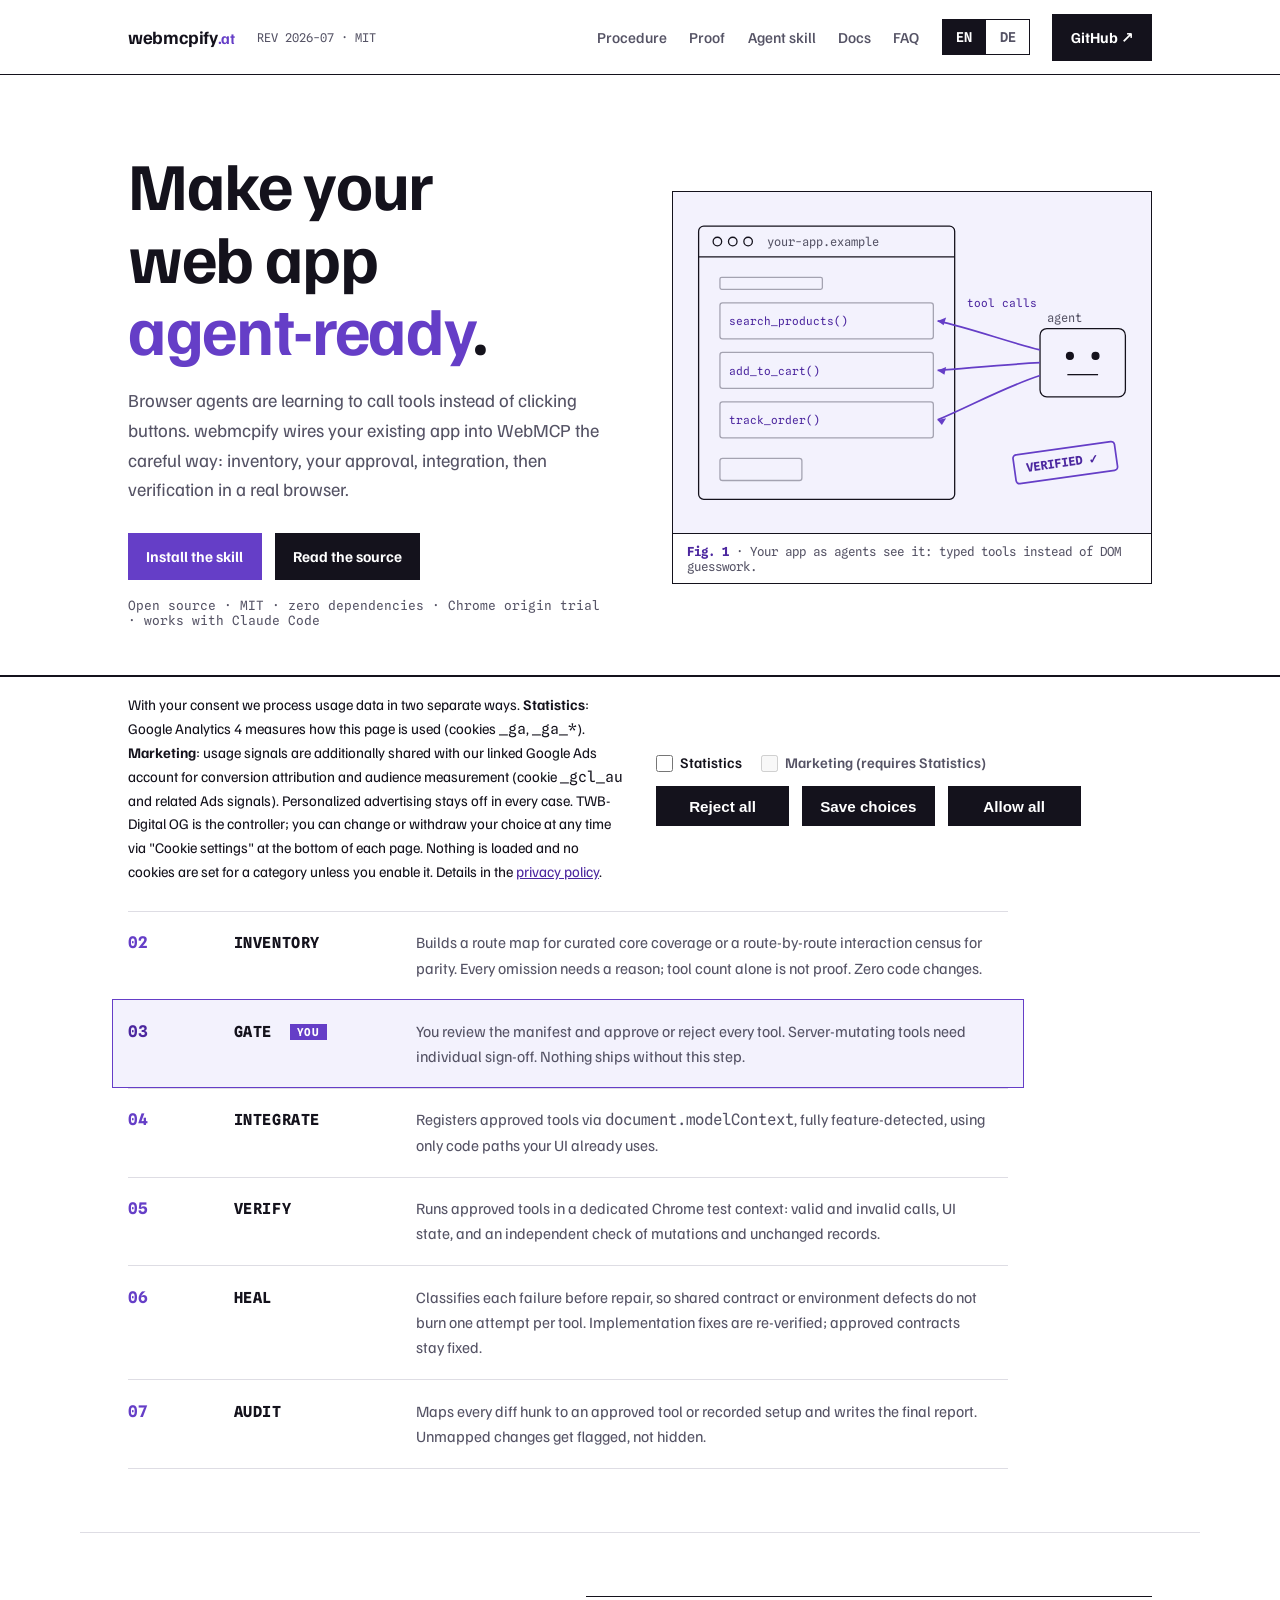
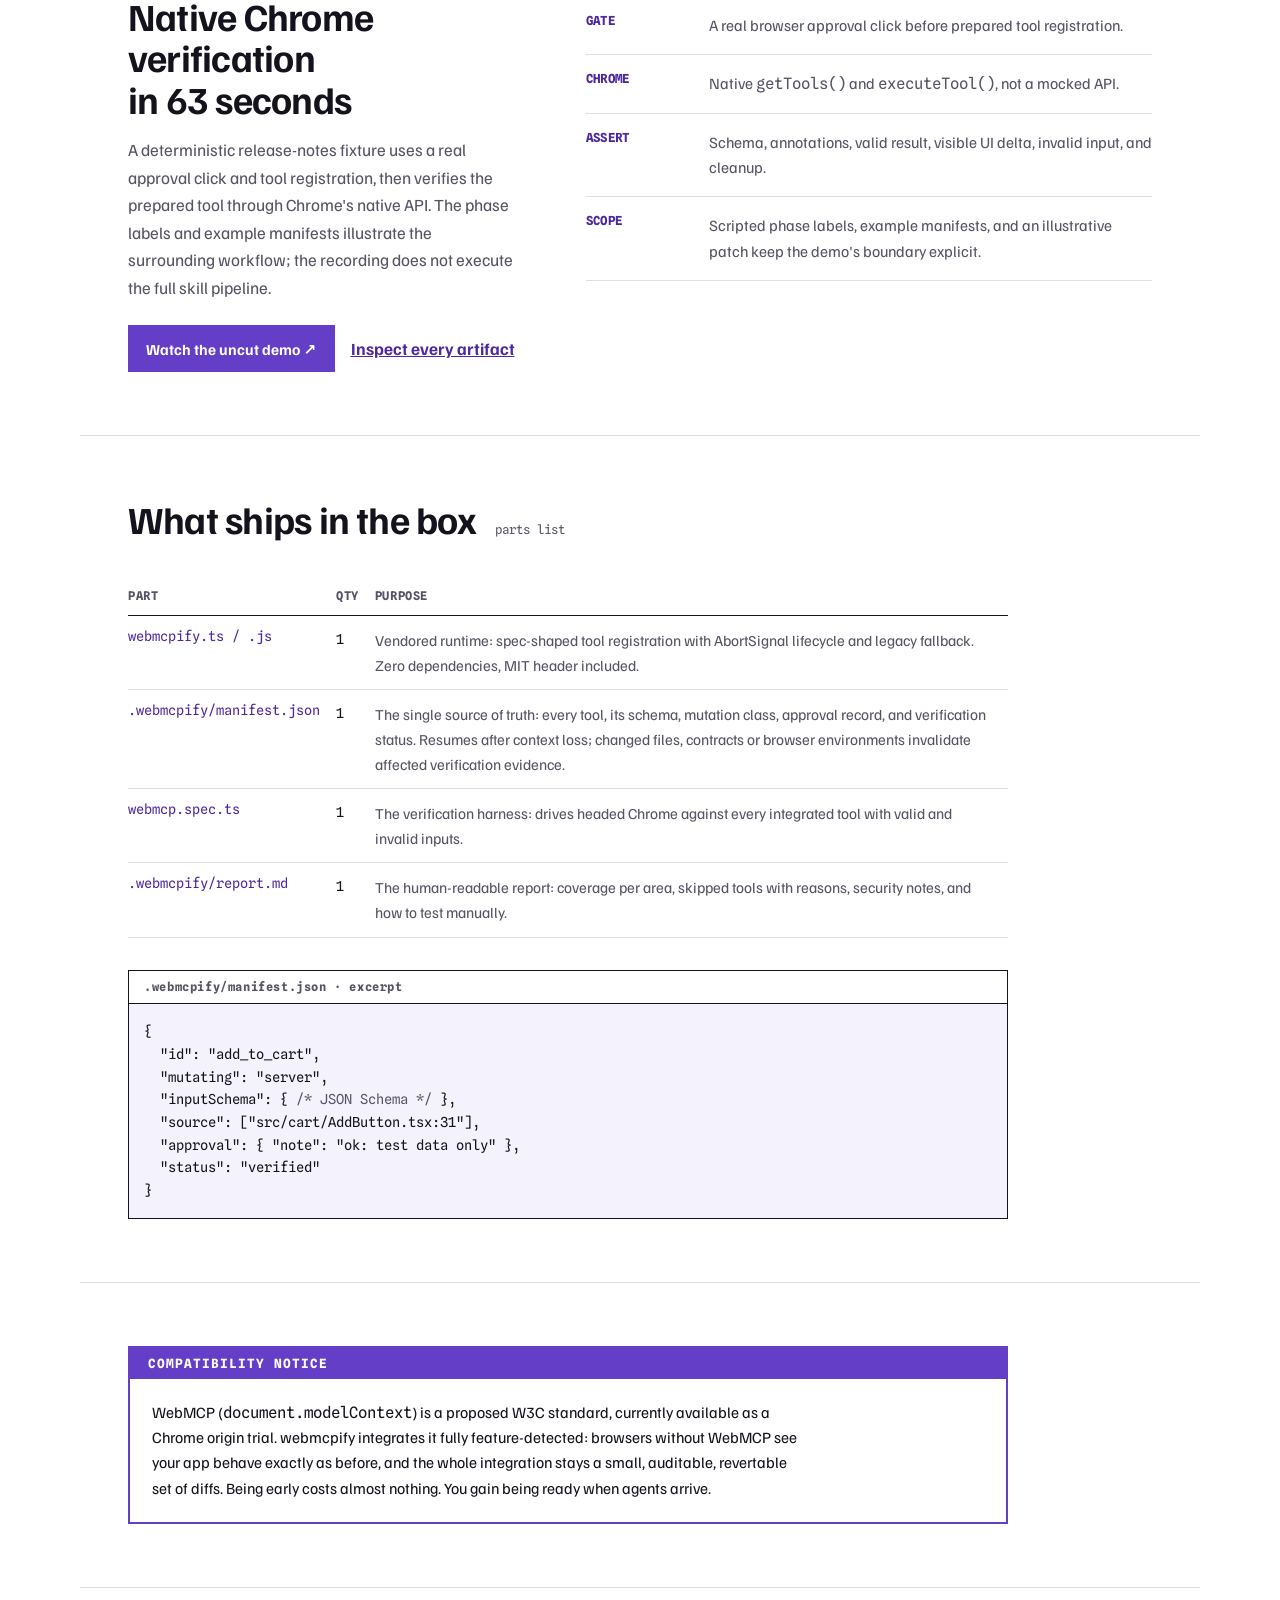
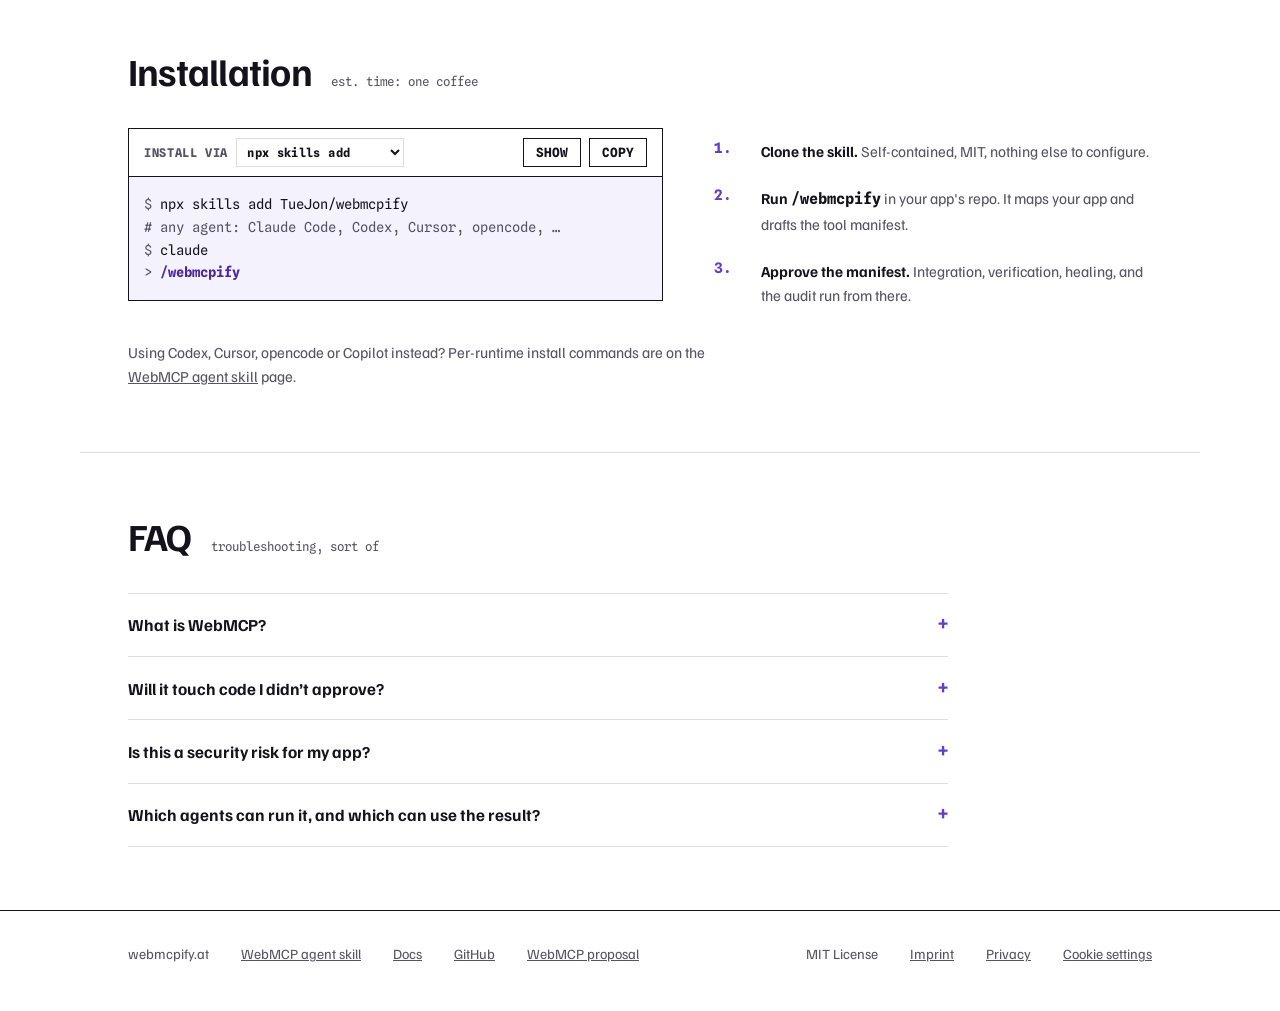
<file: de/index.html>
<!DOCTYPE html>
<html lang="de" data-lang="de">
<head>
<meta charset="UTF-8">
<meta name="viewport" content="width=device-width, initial-scale=1.0">
<title>webmcpify: der WebMCP-Agent-Skill, der deine Web-App agent-ready macht</title>
<meta name="description" content="webmcpify ist ein WebMCP Agent-Skill für kuratierte Kernabdeckung oder routenweise Parität: Inventar, Freigabe, Integration und Verifikation im echten Browser. Open Source, MIT.">
<link rel="canonical" href="https://webmcpify.at/de/">
<link rel="describedby" href="/llms.txt" type="text/markdown">
<meta property="og:type" content="website">
<meta property="og:url" content="https://webmcpify.at/de/">
<meta property="og:site_name" content="webmcpify">
<meta property="og:title" content="webmcpify: der WebMCP-Agent-Skill, der deine Web-App agent-ready macht">
<meta property="og:description" content="webmcpify ist ein WebMCP Agent-Skill für kuratierte Kernabdeckung oder routenweise Parität: Inventar, Freigabe, Integration und Verifikation im echten Browser. Open Source, MIT.">
<meta property="og:image" content="https://webmcpify.at/og.png">
<meta property="og:image:alt" content="webmcpify: mach deine Web-App agent-ready mit WebMCP">
<meta property="og:image:width" content="1200">
<meta property="og:image:height" content="630">
<meta property="og:locale" content="de_AT">
<meta property="og:locale:alternate" content="en_US">
<meta name="twitter:card" content="summary_large_image">
<meta name="twitter:title" content="webmcpify: der WebMCP-Agent-Skill, der deine Web-App agent-ready macht">
<meta name="twitter:description" content="webmcpify ist ein WebMCP Agent-Skill für kuratierte Kernabdeckung oder routenweise Parität: Inventar, Freigabe, Integration und Verifikation im echten Browser. Open Source, MIT.">
<meta name="twitter:image" content="https://webmcpify.at/og.png">
<meta name="twitter:image:alt" content="webmcpify: mach deine Web-App agent-ready mit WebMCP">
<link rel="icon" href="/favicon.svg" type="image/svg+xml">
<link rel="icon" href="/favicon.ico" sizes="16x16 32x32 48x48">
<link rel="icon" href="/icon-192.png" type="image/png" sizes="192x192">
<link rel="apple-touch-icon" href="/apple-touch-icon.png">
<link rel="alternate" hreflang="en" href="https://webmcpify.at/">
<link rel="alternate" hreflang="de" href="https://webmcpify.at/de/">
<link rel="alternate" hreflang="x-default" href="https://webmcpify.at/">
<link rel="webmcp" href="/.well-known/webmcp" type="application/json">
<!-- No scripting: the picker cannot swap the block and COPY cannot reach the
     clipboard, so the whole control row goes and every route is listed instead. -->
<!-- Both selectors are id-qualified on purpose: this block sits BEFORE the main
     stylesheet, so it needs the higher specificity to beat `.alt-routes`. -->
<noscript><style>#install-picker .cmd-label { display: none; } #install-picker .alt-routes { display: block; }</style></noscript>
<script type="application/ld+json">
{
  "@context": "https://schema.org",
  "@type": "SoftwareApplication",
  "name": "webmcpify",
  "url": "https://webmcpify.at/",
  "description": "webmcpify is a WebMCP agent skill for curated core coverage or route-by-route parity: inventory, approval, integration and real-browser verification. Open source, MIT.",
  "applicationCategory": "DeveloperApplication",
  "operatingSystem": "Any (agent skill for Claude Code, Codex, Cursor, opencode, GitHub Copilot and other skill-loading agents)",
  "license": "https://opensource.org/license/MIT",
  "offers": { "@type": "Offer", "price": "0", "priceCurrency": "EUR" },
  "author": { "@type": "Person", "name": "Jonas Tüchler", "url": "https://jonastuechler.at" },
  "publisher": { "@type": "Organization", "name": "TWB-Digital OG", "url": "https://twb-digital.at" },
  "sameAs": ["https://github.com/TueJon/webmcpify"]
}
</script>
<script type="application/ld+json" id="faq-schema">{"@context": "https://schema.org", "@type": "FAQPage", "mainEntity": [{"@type": "Question", "name": "Was ist WebMCP?", "acceptedAnswer": {"@type": "Answer", "text": "Ein vorgeschlagener Webstandard (W3C Web Machine Learning CG), mit dem eine Seite typisierte Tools registriert, die Browser-KI-Agents aufrufen können, statt dein DOM zu scrapen. Läuft aktuell als Chrome Origin Trial."}}, {"@type": "Question", "name": "Fasst webmcpify Code an, den ich nicht freigegeben habe?", "acceptedAnswer": {"@type": "Answer", "text": "Nein. Jeder Diff-Hunk muss einem freigegebenen Tool oder dokumentiertem Setup zuordenbar sein; alles andere flaggt die Audit-Phase im Report. Dateien, die vor dem Run dirty waren, werden nie angefasst."}}, {"@type": "Question", "name": "Ist das ein Sicherheitsrisiko für meine App?", "acceptedAnswer": {"@type": "Answer", "text": "Tools dürfen nur Code-Pfade aufrufen, die deine UI ohnehin nutzt: gleiche Endpoints, Validierung und Auth. Der Server bleibt die Trust Boundary. Server-Mutationen brauchen Freigabe pro Tool; Auth-, Signup-, Billing-, Zahlungs- und Credential-ausgebende Tools sind ausgeschlossen. Eine irreversible Löschung darf nur die bestehende Bestätigungs-UI der App öffnen."}}, {"@type": "Question", "name": "Welche Agents können webmcpify ausführen, und welche das Ergebnis nutzen?", "acceptedAnswer": {"@type": "Answer", "text": "Er läuft in jedem Agent, der Skills lädt — Claude Code, Codex, Cursor, opencode, Copilot. Das Ergebnis ist reine, dependency-freie WebMCP-Integration: jeder Browser-Agent, der WebMCP spricht, kann deine Tools aufrufen."}}]}</script>
<link rel="stylesheet" href="/fonts/fonts.css">
<style>
  :root {
    --bg: oklch(1 0 0);
    --ink: oklch(0.19 0.02 290);
    --muted: oklch(0.45 0.03 290);
    --hairline: oklch(0.9 0.01 290);
    --primary: oklch(0.49 0.2 290);
    --primary-ink: oklch(0.4 0.18 290);
    --tint: oklch(0.965 0.015 290);
    --z-nav: 10;
    --z-toast: 40;
    --z-consent: 50;
    --font-sans: "Familjen Grotesk", "Segoe UI", system-ui, sans-serif;
    --font-mono: "Spline Sans Mono", ui-monospace, monospace;
  }
  * { margin: 0; padding: 0; box-sizing: border-box; }
  body {
    background: var(--bg); color: var(--ink);
    font-family: var(--font-sans); font-size: 1.0625rem; line-height: 1.62;
    -webkit-font-smoothing: antialiased;
  }
  ::selection { background: var(--primary); color: white; }
  a { color: inherit; }
  code, pre { font-family: var(--font-mono); }
  h1, h2, h3 { text-wrap: balance; line-height: 1.08; letter-spacing: -0.02em; }
  p { max-width: 64ch; text-wrap: pretty; }
  :focus-visible { outline: 2px solid var(--primary); outline-offset: 3px; }

  :where([data-lang="en"]) :where([lang="de"]) { display: none !important; }
  :where([data-lang="de"]) :where([lang="en"]) { display: none !important; }

  .wrap { max-width: 1120px; margin-inline: auto; padding-inline: clamp(1.25rem, 4vw, 3rem); }

  /* ---------- Nav ---------- */
  header { border-bottom: 1px solid var(--ink); background: var(--bg); position: sticky; top: 0; z-index: var(--z-nav); }
  .nav { display: flex; align-items: center; gap: 1.4rem; padding-block: 0.85rem; }
  .wordmark { font-weight: 700; font-size: 1.15rem; letter-spacing: -0.02em; text-decoration: none; }
  .wordmark small { color: var(--primary); font-weight: 700; }
  .doc-no { font: 400 0.75rem var(--font-mono); color: var(--muted); }
  .nav-spacer { flex: 1; }
  .nav a.ghost { text-decoration: none; color: var(--muted); font-weight: 500; font-size: 0.95rem; }
  .nav a.ghost:hover { color: var(--ink); }
  @media (max-width: 760px) { .nav a.ghost, .doc-no { display: none; } .nav { gap: 0.9rem; } }
  .lang-toggle { flex-shrink: 0; }
  .btn { white-space: nowrap; }
  @media (max-width: 420px) {
    .wordmark .tld, .wordmark small { display: none; }
    .nav { gap: 0.6rem; }
    .nav .btn { padding: 0.45rem 0.7rem; font-size: 0.85rem; }
    .lang-toggle button { padding: 0.45rem 0.55rem; font-size: 0.75rem; }
    .wordmark { font-size: 1rem; }
  }
  .lang-toggle { display: flex; border: 1px solid var(--ink); overflow: hidden; }
  .lang-toggle button {
    font: 600 0.85rem var(--font-mono); background: var(--bg); border: 0; color: var(--muted);
    padding: 0.55rem 0.85rem; cursor: pointer;
  }
  .lang-toggle button[aria-pressed="true"] { background: var(--ink); color: var(--bg); }
  .btn {
    display: inline-flex; align-items: center; gap: 0.5rem; background: var(--ink); color: var(--bg);
    font-weight: 700; font-size: 0.95rem; text-decoration: none; padding: 0.7rem 1.15rem; border: 0; cursor: pointer;
  }
  .btn:hover { background: var(--primary); }
  .btn.primary { background: var(--primary); color: white; }
  .btn.primary:hover { background: var(--primary-ink); }

  /* ---------- Hero ---------- */
  .hero { padding-block: clamp(3rem, 8vh, 6rem) clamp(2.5rem, 6vh, 4.5rem); }
  .hero-grid {
    display: grid; grid-template-columns: minmax(0, 1fr) minmax(0, 1fr);
    gap: clamp(2rem, 5vw, 4rem); align-items: center;
  }
  @media (max-width: 920px) { .hero-grid { grid-template-columns: minmax(0, 1fr); } }
  .hero h1 { font-size: clamp(2.5rem, 5.4vw, 4.2rem); font-weight: 700; }
  .hero h1 .u { color: var(--primary); }
  .hero .lede { margin-top: 1.25rem; font-size: 1.15rem; color: var(--muted); }
  .hero-ctas { margin-top: 1.8rem; display: flex; flex-wrap: wrap; gap: 0.8rem; align-items: center; }
  .hero-fine { margin-top: 1.1rem; font: 400 0.8rem var(--font-mono); color: var(--muted); }

  figure.fig { border: 1px solid var(--ink); }
  .fig svg { display: block; width: 100%; height: auto; background: var(--tint); }
  .fig figcaption {
    border-top: 1px solid var(--ink); padding: 0.6rem 0.9rem;
    font: 400 0.78rem var(--font-mono); color: var(--muted);
  }
  .fig figcaption b { color: var(--primary-ink); font-weight: 700; }

  /* ---------- Section scaffolding ---------- */
  section { padding-block: clamp(3rem, 7vh, 5.5rem); border-top: 1px solid var(--hairline); }
  section[id] { scroll-margin-top: 5rem; }
  .sec-head { margin-bottom: 2.2rem; display: flex; align-items: baseline; gap: 1.2rem; flex-wrap: wrap; }
  .sec-head h2 { font-size: clamp(1.7rem, 3.2vw, 2.4rem); font-weight: 700; }
  .sec-head .mono-tag { font: 400 0.78rem var(--font-mono); color: var(--muted); }
  .sec-lede { color: var(--muted); margin-bottom: 2rem; margin-top: -1.2rem; }

  /* ---------- Procedure ---------- */
  .proc { list-style: none; max-width: 880px; }
  .proc li {
    display: grid; grid-template-columns: 5.2rem minmax(14ch, 16ch) 1fr;
    gap: 1.4rem; padding-block: 1.15rem; border-top: 1px solid var(--hairline);
    align-items: baseline;
  }
  .proc li:last-child { border-bottom: 1px solid var(--hairline); }
  @media (max-width: 700px) { .proc li { grid-template-columns: 3.4rem 1fr; } .proc li p { grid-column: 2; } }
  .proc .no { font: 700 1rem var(--font-mono); color: var(--primary); }
  .proc h3 { font: 700 0.95rem var(--font-mono); letter-spacing: 0.04em; }
  .proc p { color: var(--muted); font-size: 0.98rem; }
  .proc li.gate { background: var(--tint); outline: 1px solid var(--primary); outline-offset: -1px; padding-inline: 1rem; margin-inline: -1rem; }
  .proc li.gate .no { color: var(--primary-ink); }
  .proc li.gate h3 span.badge {
    display: inline-block; background: var(--primary); color: white; font-size: 0.68rem;
    padding: 0.1rem 0.45rem; margin-left: 0.5rem; letter-spacing: 0.06em; vertical-align: 0.1em;
  }

  /* ---------- Reproducible proof ---------- */
  .proof-grid {
    display: grid; grid-template-columns: minmax(0, 0.82fr) minmax(0, 1.18fr);
    gap: clamp(2rem, 5vw, 4.5rem); align-items: start;
  }
  @media (max-width: 820px) { .proof-grid { grid-template-columns: minmax(0, 1fr); } }
  .proof-copy h2 { font-size: clamp(1.7rem, 3.2vw, 2.4rem); }
  .proof-copy p { color: var(--muted); margin-top: 1rem; }
  .proof-actions { display: flex; flex-wrap: wrap; align-items: center; gap: 0.8rem 1rem; margin-top: 1.5rem; }
  .proof-actions .text-link { color: var(--primary-ink); font-weight: 700; }
  .proof-points { list-style: none; border-top: 1px solid var(--ink); }
  .proof-points li {
    display: grid; grid-template-columns: 6.5rem minmax(0, 1fr); gap: 1.2rem;
    padding-block: 1rem; border-bottom: 1px solid var(--hairline);
  }
  .proof-points b { font: 700 0.78rem var(--font-mono); color: var(--primary-ink); letter-spacing: 0.03em; }
  .proof-points span { color: var(--muted); font-size: 0.98rem; }
  @media (max-width: 480px) { .proof-points li { grid-template-columns: minmax(0, 1fr); gap: 0.35rem; } }

  /* ---------- Parts list ---------- */
  .scrollx { overflow-x: auto; max-width: 880px; }
  .parts { width: 100%; min-width: 560px; border-collapse: collapse; font-size: 0.95rem; }
  .parts th, .parts td { text-align: left; padding: 0.75rem 1rem 0.75rem 0; border-bottom: 1px solid var(--hairline); vertical-align: top; }
  .parts th { font: 700 0.75rem var(--font-mono); letter-spacing: 0.05em; color: var(--muted); border-bottom: 1px solid var(--ink); }
  .parts td:first-child { font: 400 0.85rem var(--font-mono); color: var(--primary-ink); white-space: nowrap; }
  .parts td:last-child { color: var(--muted); }
  .parts .qty { font-family: var(--font-mono); font-size: 0.85rem; }

  /* ---------- Notice ---------- */
  .notice { border: 2px solid var(--primary); max-width: 880px; }
  .notice-head {
    background: var(--primary); color: white; padding: 0.5rem 1.1rem;
    font: 700 0.8rem var(--font-mono); letter-spacing: 0.08em;
  }
  .notice-body { padding: 1.3rem 1.4rem; }
  .notice-body p { color: var(--ink); font-size: 0.98rem; max-width: 72ch; }
  .notice-body a { color: var(--primary-ink); }

  /* ---------- Install ---------- */
  .install-grid { display: grid; grid-template-columns: minmax(0, 1.1fr) minmax(0, 0.9fr); gap: clamp(2rem, 4vw, 3.5rem); align-items: start; }
  @media (max-width: 920px) { .install-grid { grid-template-columns: minmax(0, 1fr); } }
  .cmd { border: 1px solid var(--ink); }
  .cmd-label {
    display: flex; justify-content: space-between; align-items: center; gap: 1rem;
    padding: 0.55rem 0.95rem; border-bottom: 1px solid var(--ink);
    font: 700 0.75rem var(--font-mono); letter-spacing: 0.05em; color: var(--muted);
  }
  .cmd pre { padding: 1rem 0.95rem; font-size: 0.86rem; line-height: 1.65; overflow-x: auto; background: var(--tint); }
  .cmd .c { color: var(--muted); }
  .cmd .p { color: var(--primary-ink); font-weight: 700; }
  .copy-btn {
    font: 700 0.8rem var(--font-mono); color: var(--ink); background: var(--bg);
    border: 1px solid var(--ink); padding: 0.4rem 0.75rem; cursor: pointer;
  }
  .copy-btn:hover { background: var(--ink); color: var(--bg); }
  .cmd-pick, .cmd-actions { display: flex; align-items: center; gap: 0.5rem; min-width: 0; }
  @media (max-width: 560px) {
    .cmd-label { flex-wrap: wrap; }
    .cmd-pick, .cmd-actions { flex: 1 1 100%; justify-content: space-between; }
  }
  .alt-routes { display: none; padding: 0.75rem 0.95rem; border-top: 1px solid var(--hairline); font-size: 0.86rem; color: var(--muted); }
  .alt-routes code { font-size: 0.85em; color: var(--ink); }
  .cmd-pick select {
    font: 700 0.75rem var(--font-mono); letter-spacing: 0.03em; color: var(--ink);
    background: var(--bg); border: 1px solid var(--hairline); padding: 0.3rem 0.4rem; cursor: pointer;
  }
  /* Own rule: browsers without the WebMCP pseudo-class drop it, not the block above. */
  .cmd:tool-form-active { outline: 2px solid var(--primary); outline-offset: 2px; }
  .after-install { list-style: none; }
  .after-install li { display: grid; grid-template-columns: 2rem 1fr; gap: 0.9rem; padding-block: 0.7rem; }
  .after-install .no { font: 700 0.9rem var(--font-mono); color: var(--primary); }
  .after-install p { color: var(--muted); font-size: 0.95rem; }
  .after-install b { color: var(--ink); }
  .install-more { color: var(--muted); font-size: 0.95rem; margin-top: 1.3rem; max-width: 68ch; }

  /* ---------- FAQ ---------- */
  .faq { max-width: 820px; }
  .faq details { border-top: 1px solid var(--hairline); }
  .faq details:last-child { border-bottom: 1px solid var(--hairline); }
  .faq summary {
    cursor: pointer; list-style: none; display: flex; justify-content: space-between; gap: 1rem;
    padding-block: 1.1rem; font-weight: 700; font-size: 1.05rem;
  }
  .faq summary::-webkit-details-marker { display: none; }
  .faq summary::after { content: "+"; font-family: var(--font-mono); color: var(--primary); }
  .faq details[open] summary::after { content: "–"; }
  .faq details p { color: var(--muted); padding-bottom: 1.2rem; font-size: 0.98rem; }

  footer { border-top: 1px solid var(--ink); padding-block: 2rem 2.8rem; }
  .foot { display: flex; flex-wrap: wrap; gap: 0.8rem 2rem; color: var(--muted); font-size: 0.88rem; }
  .foot a { color: var(--muted); }
  .foot a:hover { color: var(--ink); }
  .foot .fill { flex: 1; }

  .toast {
    position: fixed; bottom: 1.4rem; left: 50%; translate: -50% 0; z-index: var(--z-toast);
    background: var(--ink); color: var(--bg); font: 700 0.85rem var(--font-mono);
    padding: 0.6rem 1.1rem; opacity: 0; pointer-events: none; transition: opacity 0.2s ease-out;
  }
  .toast.show { opacity: 1; }

  /* Consent banner: non-modal (page, imprint, and privacy stay reachable),
     all actions identical .btn styling — equal visual weight by design. */
  .consent {
    position: fixed; inset: auto 0 0 0; z-index: var(--z-consent);
    background: var(--bg); border-top: 2px solid var(--ink);
  }
  .consent-inner { display: flex; flex-wrap: wrap; gap: 0.9rem 2rem; align-items: center; padding-block: 1rem; max-height: calc(100dvh - 2rem); overflow-y: auto; }
  .consent-text { font-size: 0.92rem; max-width: 62ch; flex: 1 1 34ch; }
  .consent-text a { color: var(--primary-ink); }
  .consent-controls { display: flex; flex-direction: column; gap: 0.7rem; }
  .consent-cats { display: flex; gap: 1.2rem; flex-wrap: wrap; border: 0; padding: 0; margin: 0; }
  .consent-cat { display: inline-flex; align-items: center; gap: 0.45rem; font-weight: 600; font-size: 0.92rem; cursor: pointer; }
  .consent-cat:has(input:disabled) { color: var(--muted); cursor: not-allowed; }
  .consent-cat input { width: 1.05rem; height: 1.05rem; accent-color: var(--primary); margin: 0; }
  /* Grid, not wrapping flex: a wrapped flex line distributes free space on
     its own, so a lone "Allow all" would stretch across a full row and read
     as the prominent option. Equal columns, or equal full-width rows. */
  .consent-actions { display: grid; grid-template-columns: repeat(3, minmax(0, 1fr)); gap: 0.8rem; }
  .consent-actions .btn { justify-content: center; }
  @media (max-width: 560px) { .consent-actions { grid-template-columns: minmax(0, 1fr); } }
  .sr-only { position: absolute; width: 1px; height: 1px; padding: 0; margin: -1px; overflow: hidden; clip-path: inset(50%); white-space: nowrap; }
  .foot-btn {
    font: inherit; color: var(--muted); background: none; border: 0; padding: 0;
    cursor: pointer; text-decoration: underline;
  }
  .foot-btn:hover { color: var(--ink); }

  /* Diagram stroke-draw: decorative enhancement, fully drawn by default */
  @supports ((animation-timeline: scroll()) and (animation-range: 0% 100%)) {
    @media not (prefers-reduced-motion: reduce) {
      .draw {
        stroke-dasharray: 620; stroke-dashoffset: 0;
        animation: draw auto linear both;
        animation-timeline: view();
        animation-range: entry 0% entry 90%;
      }
      @keyframes draw { from { stroke-dashoffset: 620; } to { stroke-dashoffset: 0; } }
    }
  }
</style>
</head>
<body>

<header>
  <div class="wrap nav">
    <a class="wordmark" href="#">webmcpify<small>.at</small></a>
    <span class="doc-no" aria-hidden="true">REV 2026-07 · MIT</span>
    <span class="nav-spacer"></span>
    <a class="ghost" href="#procedure"><span lang="en">Procedure</span><span lang="de">Ablauf</span></a>
    <a class="ghost" href="#proof"><span lang="en">Proof</span><span lang="de">Beleg</span></a>
    <a class="ghost" href="/webmcp-agent-skill/"><span lang="en">Agent skill</span><span lang="de">Agent-Skill</span></a>
    <a class="ghost" href="/docs/">Docs</a>
    <a class="ghost" href="#faq">FAQ</a>
    <div class="lang-toggle" role="group" aria-label="Sprache">
      <button type="button" data-set-lang="en" aria-pressed="false">EN</button>
      <button type="button" data-set-lang="de" aria-pressed="true">DE</button>
    </div>
    <a class="btn" data-measure="github-outbound" href="https://github.com/TueJon/webmcpify" target="_blank" rel="noopener">GitHub ↗</a>
  </div>
</header>

<main>
  <!-- ============ HERO ============ -->
  <div class="hero wrap">
    <div class="hero-grid">
      <div>
        <h1>
          <span lang="en">Make your web app <span class="u">agent-ready</span>.</span>
          <span lang="de">Mach deine Web-App <span class="u">agent-ready</span>.</span>
        </h1>
        <p class="lede">
          <span lang="en">Browser agents are learning to call tools instead of clicking
          buttons. webmcpify wires your existing app into WebMCP the careful way:
          inventory, your approval, integration, then verification in a real browser.</span>
          <span lang="de">Browser-Agents lernen gerade, Tools aufzurufen statt Buttons zu
          klicken. webmcpify verdrahtet deine bestehende App sauber mit WebMCP:
          Inventur, deine Freigabe, Integration, dann Verifikation im echten Browser.</span>
        </p>
        <div class="hero-ctas">
          <a class="btn primary" href="#install"><span lang="en">Install the skill</span><span lang="de">Skill installieren</span></a>
          <a class="btn" data-measure="github-outbound" href="https://github.com/TueJon/webmcpify" target="_blank" rel="noopener"><span lang="en">Read the source</span><span lang="de">Quellcode lesen</span></a>
        </div>
        <p class="hero-fine">
          <span lang="en">Open source · MIT · zero dependencies · Chrome origin trial · works with Claude Code</span>
          <span lang="de">Open Source · MIT · null Dependencies · Chrome Origin Trial · läuft mit Claude Code</span>
        </p>
      </div>

      <figure class="fig">
        <svg viewBox="0 0 560 400" role="img" aria-labelledby="fig1-title">
          <title id="fig1-title">Diagramm: eine Browser-App stellt einem KI-Agent typisierte Tools bereit</title>
          <!-- browser window -->
          <g fill="none" stroke="oklch(0.19 0.02 290)" stroke-width="1.5">
            <rect x="30" y="40" width="300" height="320" rx="6"/>
            <line x1="30" y1="76" x2="330" y2="76"/>
            <circle cx="52" cy="58" r="5"/><circle cx="70" cy="58" r="5"/><circle cx="88" cy="58" r="5"/>
          </g>
          <text x="110" y="63" font-family="Spline Sans Mono, monospace" font-size="14" fill="oklch(0.45 0.03 290)">your-app.example</text>
          <!-- app skeleton -->
          <g fill="none" stroke="oklch(0.72 0.02 290)" stroke-width="1.5">
            <rect x="55" y="100" width="120" height="14" rx="2"/>
            <rect x="55" y="130" width="250" height="42" rx="3"/>
            <rect x="55" y="188" width="250" height="42" rx="3"/>
            <rect x="55" y="246" width="250" height="42" rx="3"/>
            <rect x="55" y="312" width="96" height="26" rx="3"/>
          </g>
          <!-- tool anchors -->
          <g font-family="Spline Sans Mono, monospace" font-size="13" fill="oklch(0.4 0.18 290)">
            <text x="66" y="156">search_products()</text>
            <text x="66" y="214">add_to_cart()</text>
            <text x="66" y="272">track_order()</text>
          </g>
          <!-- agent node -->
          <g fill="none" stroke="oklch(0.19 0.02 290)" stroke-width="1.5">
            <rect x="430" y="160" width="100" height="80" rx="8"/>
            <circle cx="465" cy="192" r="4" fill="oklch(0.19 0.02 290)"/>
            <circle cx="495" cy="192" r="4" fill="oklch(0.19 0.02 290)"/>
            <line x1="462" y1="214" x2="498" y2="214"/>
          </g>
          <text x="438" y="152" font-family="Spline Sans Mono, monospace" font-size="14" fill="oklch(0.45 0.03 290)">agent</text>
          <!-- tool call arrows -->
          <g fill="none" stroke="oklch(0.49 0.2 290)" stroke-width="2">
            <path class="draw" d="M 430 185 C 390 175, 350 160, 310 151"/>
            <path class="draw" d="M 430 200 C 390 202, 350 206, 310 209"/>
            <path class="draw" d="M 430 215 C 390 228, 350 250, 310 267"/>
          </g>
          <g fill="oklch(0.49 0.2 290)">
            <path d="M 310 151 l 10 -4 l -3 9 z"/>
            <path d="M 310 209 l 10 -4 l -2 9 z"/>
            <path d="M 310 267 l 10 -2 l -5 8 z"/>
          </g>
          <text x="345" y="135" font-family="Spline Sans Mono, monospace" font-size="13" fill="oklch(0.4 0.18 290)">tool calls</text>
          <!-- verified stamp -->
          <g transform="rotate(-8 460 320)">
            <rect x="400" y="300" width="120" height="34" rx="4" fill="none" stroke="oklch(0.49 0.2 290)" stroke-width="2"/>
            <text x="414" y="322" font-family="Spline Sans Mono, monospace" font-weight="700" font-size="14" fill="oklch(0.4 0.18 290)">VERIFIED ✓</text>
          </g>
        </svg>
        <figcaption>
          <b>Fig. 1</b>
          <span lang="en"> · Your app as agents see it: typed tools instead of DOM guesswork.</span>
          <span lang="de"> · Deine App aus Agent-Sicht: typisierte Tools statt DOM-Raterei.</span>
        </figcaption>
      </figure>
    </div>
  </div>

  <!-- ============ PROCEDURE ============ -->
  <section class="wrap" id="procedure">
    <div class="sec-head">
      <h2><span lang="en">The procedure</span><span lang="de">Der Ablauf</span></h2>
      <span class="mono-tag"><span lang="en">7 phases · 1 human gate · resumable at any point</span><span lang="de">7 Phasen · 1 Human Gate · jederzeit fortsetzbar</span></span>
    </div>
    <ol class="proc">
      <li>
        <span class="no">01</span>
        <h3>DETECT</h3>
        <p><span lang="en">Records your stack, secure context, backend and CORS origins, auth model, and a required coverage target.</span>
        <span lang="de">Erfasst Stack, Secure Context, Backend- und CORS-Origins, Auth-Modell und ein verpflichtendes Abdeckungsziel.</span></p>
      </li>
      <li>
        <span class="no">02</span>
        <h3>INVENTORY</h3>
        <p><span lang="en">Builds a route map for curated core coverage or a route-by-route interaction census for parity. Every omission needs a reason; tool count alone is not proof. Zero code changes.</span>
        <span lang="de">Erstellt für kuratierte Kernabdeckung eine Route Map oder für Parität eine Interaktionsinventur jeder Route. Jede Auslassung braucht einen Grund; die Tool-Anzahl allein ist kein Beweis. Null Code-Änderungen.</span></p>
      </li>
      <li class="gate">
        <span class="no">03</span>
        <h3>GATE <span class="badge"><span lang="en">YOU</span><span lang="de">DU</span></span></h3>
        <p><span lang="en">You review the manifest and approve or reject every tool. Server-mutating tools need individual sign-off. Nothing ships without this step.</span>
        <span lang="de">Du prüfst das Manifest und gibst jedes Tool frei oder lehnst es ab. Server-mutierende Tools brauchen einzelne Freigabe. Ohne diesen Schritt passiert nichts.</span></p>
      </li>
      <li>
        <span class="no">04</span>
        <h3>INTEGRATE</h3>
        <p><span lang="en">Registers approved tools via <code>document.modelContext</code>, fully feature-detected, using only code paths your UI already uses.</span>
        <span lang="de">Registriert freigegebene Tools via <code>document.modelContext</code>, vollständig feature-detected, nur über Code-Pfade, die deine UI ohnehin nutzt.</span></p>
      </li>
      <li>
        <span class="no">05</span>
        <h3>VERIFY</h3>
        <p><span lang="en">Runs approved tools in a dedicated Chrome test context: valid and invalid calls, UI state, and an independent check of mutations and unchanged records.</span>
        <span lang="de">Führt freigegebene Tools in einem eigenen Chrome-Testkontext aus: gültige und ungültige Calls, UI-State und eine unabhängige Prüfung von Änderungen und unveränderten Datensätzen.</span></p>
      </li>
      <li>
        <span class="no">06</span>
        <h3>HEAL</h3>
        <p><span lang="en">Classifies each failure before repair, so shared contract or environment defects do not burn one attempt per tool. Implementation fixes are re-verified; approved contracts stay fixed.</span>
        <span lang="de">Klassifiziert jeden Fehler vor der Reparatur, damit gemeinsame Contract- oder Environment-Defekte nicht pro Tool einen Versuch verbrauchen. Implementierungsfixes werden erneut verifiziert; freigegebene Contracts bleiben unverändert.</span></p>
      </li>
      <li>
        <span class="no">07</span>
        <h3>AUDIT</h3>
        <p><span lang="en">Maps every diff hunk to an approved tool or recorded setup and writes the final report. Unmapped changes get flagged, not hidden.</span>
        <span lang="de">Ordnet jeden Diff-Hunk einem freigegebenen Tool oder dokumentiertem Setup zu und schreibt den Abschlussreport. Nicht zuordenbare Änderungen werden geflaggt, nicht versteckt.</span></p>
      </li>
    </ol>
  </section>

  <!-- ============ REPRODUCIBLE PROOF ============ -->
  <section class="wrap" id="proof">
    <div class="proof-grid">
      <div class="proof-copy">
        <h2><span lang="en">Native Chrome verification in 63 seconds</span><span lang="de">Native Chrome-Verifikation in 63 Sekunden</span></h2>
        <p><span lang="en">A deterministic release-notes fixture uses a real approval click and tool registration, then verifies the prepared tool through Chrome's native API. The phase labels and example manifests illustrate the surrounding workflow; the recording does not execute the full skill pipeline.</span>
        <span lang="de">Ein deterministisches Release-Notes-Fixture nutzt einen echten Freigabe-Klick und eine reale Tool-Registrierung und verifiziert das vorbereitete Tool anschließend über Chromes native API. Phasenlabels und Beispielmanifeste illustrieren den umgebenden Workflow; die Aufnahme führt nicht die vollständige Skill-Pipeline aus.</span></p>
        <div class="proof-actions">
          <a class="btn primary" data-measure="github-outbound" href="https://github.com/TueJon/webmcpify/blob/main/proof/artifacts/webmcpify-proof-480p.mp4" target="_blank" rel="noopener"><span lang="en">Watch the uncut demo ↗</span><span lang="de">Ungeschnittene Demo ansehen ↗</span></a>
          <a class="text-link" data-measure="github-outbound" href="https://github.com/TueJon/webmcpify/tree/main/proof" target="_blank" rel="noopener"><span lang="en">Inspect every artifact</span><span lang="de">Alle Artefakte prüfen</span></a>
        </div>
      </div>
      <ol class="proof-points">
        <li><b>GATE</b><span><span lang="en">A real browser approval click before prepared tool registration.</span><span lang="de">Ein echter Browser-Freigabe-Klick vor der Registrierung des vorbereiteten Tools.</span></span></li>
        <li><b>CHROME</b><span><span lang="en">Native <code>getTools()</code> and <code>executeTool()</code>, not a mocked API.</span><span lang="de">Natives <code>getTools()</code> und <code>executeTool()</code>, keine gemockte API.</span></span></li>
        <li><b>ASSERT</b><span><span lang="en">Schema, annotations, valid result, visible UI delta, invalid input, and cleanup.</span><span lang="de">Schema, Annotationen, gültiges Ergebnis, sichtbares UI-Delta, ungültige Eingabe und Cleanup.</span></span></li>
        <li><b>SCOPE</b><span><span lang="en">Scripted phase labels, example manifests, and an illustrative patch keep the demo's boundary explicit.</span><span lang="de">Geskriptete Phasenlabels, Beispielmanifeste und ein illustrativer Patch machen die Grenze der Demo explizit.</span></span></li>
      </ol>
    </div>
  </section>

  <!-- ============ PARTS LIST ============ -->
  <section class="wrap">
    <div class="sec-head">
      <h2><span lang="en">What ships in the box</span><span lang="de">Was in der Box steckt</span></h2>
      <span class="mono-tag"><span lang="en">parts list</span><span lang="de">Stückliste</span></span>
    </div>
    <div class="scrollx"><table class="parts">
      <thead>
        <tr>
          <th scope="col"><span lang="en">PART</span><span lang="de">TEIL</span></th>
          <th scope="col"><span lang="en">QTY</span><span lang="de">MENGE</span></th>
          <th scope="col"><span lang="en">PURPOSE</span><span lang="de">ZWECK</span></th>
        </tr>
      </thead>
      <tbody>
        <tr>
          <td>webmcpify.ts / .js</td>
          <td class="qty">1</td>
          <td><span lang="en">Vendored runtime: spec-shaped tool registration with AbortSignal lifecycle and legacy fallback. Zero dependencies, MIT header included.</span>
          <span lang="de">Vendorte Runtime: spec-konforme Tool-Registrierung mit AbortSignal-Lifecycle und Legacy-Fallback. Null Dependencies, MIT-Header inklusive.</span></td>
        </tr>
        <tr>
          <td>.webmcpify/manifest.json</td>
          <td class="qty">1</td>
          <td><span lang="en">The single source of truth: every tool, its schema, mutation class, approval record, and verification status. Resumes after context loss; changed files, contracts or browser environments invalidate affected verification evidence.</span>
          <span lang="de">Die Single Source of Truth: jedes Tool, sein Schema, seine Mutationsklasse, Freigabe und Verifikationsstatus. Setzt nach Kontextverlust fort; geänderte Dateien, Contracts oder Browser-Umgebungen machen betroffene Verifikationsbelege ungültig.</span></td>
        </tr>
        <tr>
          <td>webmcp.spec.ts</td>
          <td class="qty">1</td>
          <td><span lang="en">The verification harness: drives headed Chrome against every integrated tool with valid and invalid inputs.</span>
          <span lang="de">Der Verifikations-Harness: fährt headed Chrome gegen jedes integrierte Tool, mit gültigen und ungültigen Inputs.</span></td>
        </tr>
        <tr>
          <td>.webmcpify/report.md</td>
          <td class="qty">1</td>
          <td><span lang="en">The human-readable report: coverage per area, skipped tools with reasons, security notes, and how to test manually.</span>
          <span lang="de">Der menschenlesbare Report: Abdeckung pro Bereich, übersprungene Tools mit Begründung, Security-Notizen und manuelle Testanleitung.</span></td>
        </tr>
      </tbody>
    </table></div>
    <figure class="cmd" style="max-width: 880px; margin-top: 2rem;">
      <div class="cmd-label">
        <span>.webmcpify/manifest.json · <span lang="en">excerpt</span><span lang="de">Auszug</span></span>
      </div>
      <pre><code>{
  "id": "add_to_cart",
  "mutating": "server",
  "inputSchema": { <span style="color: var(--muted);">/* JSON Schema */</span> },
  "source": ["src/cart/AddButton.tsx:31"],
  "approval": { "note": "ok: test data only" },
  "status": "verified"
}</code></pre>
    </figure>
  </section>

  <!-- ============ NOTICE ============ -->
  <section class="wrap">
    <div class="notice">
      <div class="notice-head"><span lang="en">COMPATIBILITY NOTICE</span><span lang="de">KOMPATIBILITÄTSHINWEIS</span></div>
      <div class="notice-body">
        <p>
          <span lang="en">WebMCP (<code>document.modelContext</code>) is a proposed W3C
          standard, currently available as a Chrome origin trial. webmcpify integrates it
          fully feature-detected: browsers without WebMCP see your app behave exactly as
          before, and the whole integration stays a small, auditable, revertable set of
          diffs. Being early costs almost nothing. You gain being ready when agents arrive.</span>
          <span lang="de">WebMCP (<code>document.modelContext</code>) ist ein
          vorgeschlagener W3C-Standard, derzeit als Chrome Origin Trial verfügbar.
          webmcpify integriert ihn vollständig feature-detected: Browser ohne WebMCP sehen
          deine App exakt wie bisher, und die gesamte Integration bleibt ein kleines,
          auditierbares, revertierbares Set an Diffs. Früh dran zu sein kostet fast nichts. Bereit
          zu sein, wenn die Agents kommen, ist der Gewinn.</span>
        </p>
      </div>
    </div>
  </section>

  <!-- ============ INSTALL ============ -->
  <section class="wrap" id="install">
    <div class="sec-head">
      <h2><span lang="en">Installation</span><span lang="de">Installation</span></h2>
      <span class="mono-tag"><span lang="en">est. time: one coffee</span><span lang="de">Dauer: ein Kaffee</span></span>
    </div>
    <div class="install-grid">
      <!-- Declarative WebMCP tool: the browser derives the schema from the select,
           so agents can switch the shown command through the same submit path a
           human uses. Read-only display change, hence toolautosubmit. -->
      <form class="cmd" id="install-picker"
            toolname="show_install_command"
            tooldescription="Switches the install command shown in the Installation section of webmcpify.at to the variant for a given agent setup. Page-local display change; nothing is sent anywhere."
            toolautosubmit="">
        <div class="cmd-label">
          <span class="cmd-pick">
            <label for="install-agent"><span lang="en">INSTALL VIA</span><span lang="de">INSTALLATION VIA</span></label>
            <select id="install-agent" name="agent" required
                    toolparamdescription="Install route to display: npx (skills CLI, works with any agent), plugin (Claude Code plugin marketplace), git (manual clone)">
              <option value="npx" selected>npx skills add</option>
              <option value="plugin">Claude Code plugin</option>
              <option value="git">git clone</option>
            </select>
          </span>
          <span class="cmd-actions">
            <button class="copy-btn" type="submit" data-install-show>
              <span lang="en">SHOW</span><span lang="de">ZEIGEN</span>
            </button>
            <button class="copy-btn" type="button" data-copy="npx skills add TueJon/webmcpify">
              <span lang="en">COPY</span><span lang="de">KOPIEREN</span>
            </button>
          </span>
        </div>
        <pre aria-live="polite"><code><span class="c">$</span> npx skills add TueJon/webmcpify
<span class="c"># any agent: Claude Code, Codex, Cursor, opencode, …</span>
<span class="c">$</span> claude
<span class="c">&gt;</span> <span class="p">/webmcpify</span></code></pre>
        <!-- Without scripting the picker cannot swap the block, so it is hidden
             (see the noscript rule in <head>) and every route is listed here. -->
        <p class="alt-routes">
          <span lang="en">Claude Code plugin: <code>/plugin marketplace add TueJon/webmcpify</code>, then <code>/plugin install webmcpify@webmcpify</code>. Manual: <code>git clone https://github.com/TueJon/webmcpify ~/.claude/skills/webmcpify</code>.</span>
          <span lang="de">Claude-Code-Plugin: <code>/plugin marketplace add TueJon/webmcpify</code>, dann <code>/plugin install webmcpify@webmcpify</code>. Manuell: <code>git clone https://github.com/TueJon/webmcpify ~/.claude/skills/webmcpify</code>.</span>
        </p>
      </form>
      <ol class="after-install">
        <li>
          <span class="no">1.</span>
          <p><span lang="en"><b>Clone the skill.</b> Self-contained, MIT, nothing else to configure.</span>
          <span lang="de"><b>Skill klonen.</b> Self-contained, MIT, sonst nichts zu konfigurieren.</span></p>
        </li>
        <li>
          <span class="no">2.</span>
          <p><span lang="en"><b>Run <code>/webmcpify</code></b> in your app's repo. It maps your app and drafts the tool manifest.</span>
          <span lang="de"><b><code>/webmcpify</code> ausführen</b> im Repo deiner App. Es erfasst deine App und entwirft das Tool-Manifest.</span></p>
        </li>
        <li>
          <span class="no">3.</span>
          <p><span lang="en"><b>Approve the manifest.</b> Integration, verification, healing, and the audit run from there.</span>
          <span lang="de"><b>Manifest freigeben.</b> Integration, Verifikation, Healing und Audit laufen ab da automatisch.</span></p>
        </li>
      </ol>
    </div>
    <p class="install-more"><span lang="en">Using Codex, Cursor, opencode or Copilot instead? Per-runtime install commands are on the
    <a href="/webmcp-agent-skill/">WebMCP agent skill</a> page.</span>
    <span lang="de">Du nutzt Codex, Cursor, opencode oder Copilot? Die Install-Befehle pro Runtime stehen auf der
    <a href="/webmcp-agent-skill/">WebMCP-Agent-Skill</a>-Seite.</span></p>
  </section>

  <!-- ============ FAQ ============ -->
  <section class="wrap" id="faq">
    <div class="sec-head">
      <h2>FAQ</h2>
      <span class="mono-tag"><span lang="en">troubleshooting, sort of</span><span lang="de">Troubleshooting, quasi</span></span>
    </div>
    <div class="faq">
      <details>
        <summary><span lang="en">What is WebMCP?</span><span lang="de">Was ist WebMCP?</span></summary>
        <p><span lang="en">A proposed web standard (W3C Web Machine Learning CG) that lets a page register typed tools browser AI agents can call instead of screen-scraping your DOM. It’s currently running as a Chrome origin trial.</span>
        <span lang="de">Ein vorgeschlagener Webstandard (W3C Web Machine Learning CG), mit dem eine Seite typisierte Tools registriert, die Browser-KI-Agents aufrufen können, statt dein DOM zu scrapen. Läuft aktuell als Chrome Origin Trial.</span></p>
      </details>
      <details>
        <summary><span lang="en">Will it touch code I didn’t approve?</span><span lang="de">Fasst es Code an, den ich nicht freigegeben habe?</span></summary>
        <p><span lang="en">No. Every diff hunk must map to an approved tool or recorded setup; the audit phase flags anything else in the report. Files that were dirty before the run are never modified.</span>
        <span lang="de">Nein. Jeder Diff-Hunk muss einem freigegebenen Tool oder dokumentiertem Setup zuordenbar sein; alles andere flaggt die Audit-Phase im Report. Dateien, die vor dem Run dirty waren, werden nie angefasst.</span></p>
      </details>
      <details>
        <summary><span lang="en">Is this a security risk for my app?</span><span lang="de">Ist das ein Sicherheitsrisiko für meine App?</span></summary>
        <p><span lang="en">Tools may only call code paths your UI already uses: same endpoints, validation and auth. The server remains the trust boundary. Server mutations need per-tool approval; auth, signup, billing, payment and credential-returning tools are excluded. An irreversible delete can only open the app's own confirmation UI.</span>
        <span lang="de">Tools dürfen nur Code-Pfade aufrufen, die deine UI ohnehin nutzt: gleiche Endpoints, Validierung und Auth. Der Server bleibt die Trust Boundary. Server-Mutationen brauchen Freigabe pro Tool; Auth-, Signup-, Billing-, Zahlungs- und Credential-ausgebende Tools sind ausgeschlossen. Eine irreversible Löschung darf nur die bestehende Bestätigungs-UI der App öffnen.</span></p>
      </details>
      <details>
        <summary><span lang="en">Which agents can run it, and which can use the result?</span><span lang="de">Welche Agents führen es aus, und welche nutzen das Ergebnis?</span></summary>
        <p><span lang="en">It runs in any agent that loads skills — Claude Code, Codex, Cursor, opencode, Copilot. The result is plain, dependency-free WebMCP integration: any browser agent that speaks WebMCP can call your tools, regardless of vendor.</span>
        <span lang="de">Er läuft in jedem Agent, der Skills lädt — Claude Code, Codex, Cursor, opencode, Copilot. Das Ergebnis ist reine, dependency-freie WebMCP-Integration: jeder Browser-Agent, der WebMCP spricht, kann deine Tools aufrufen.</span></p>
      </details>
    </div>
  </section>
</main>

<footer>
  <div class="wrap foot">
    <span>webmcpify.at</span>
    <a href="/webmcp-agent-skill/"><span lang="en">WebMCP agent skill</span><span lang="de">WebMCP Agent-Skill</span></a>
    <a href="/docs/">Docs</a>
    <a data-measure="github-outbound" href="https://github.com/TueJon/webmcpify" target="_blank" rel="noopener">GitHub</a>
    <a href="https://webmachinelearning.github.io/webmcp/" target="_blank" rel="noopener">WebMCP <span lang="en">proposal</span><span lang="de">Proposal</span></a>
    <span class="fill"></span>
    <span>MIT License</span>
    <a href="/imprint.html"><span lang="en">Imprint</span><span lang="de">Impressum</span></a>
    <a href="/privacy.html"><span lang="en">Privacy</span><span lang="de">Datenschutz</span></a>
    <button type="button" class="foot-btn" data-consent-open hidden><span lang="en">Cookie settings</span><span lang="de">Cookie-Einstellungen</span></button>
  </div>
</footer>

<div class="consent" id="consent" role="region" aria-label="Cookie consent" hidden>
  <div class="wrap consent-inner">
    <p class="consent-text">
      <span lang="en">With your consent we process usage data in two separate ways.
      <b>Statistics</b>: Google Analytics 4 measures how this page is used (cookies
      <code>_ga</code>, <code>_ga_*</code>). <b>Marketing</b>: usage signals are
      additionally shared with our linked Google Ads account for conversion attribution
      and audience measurement (cookie <code>_gcl_au</code> and related Ads signals).
      Personalized advertising stays off in every case. TWB-Digital OG is the
      controller; you can change or withdraw your choice at any time via "Cookie
      settings" at the bottom of each page. Nothing is loaded and no cookies
      are set for a category unless you enable it. Details in the
      <a href="/privacy.html">privacy policy</a>.</span>
      <span lang="de">Mit Ihrer Einwilligung verarbeiten wir Nutzungsdaten auf zwei
      getrennten Wegen. <b>Statistik</b>: Google Analytics 4 misst die Nutzung dieser
      Seite (Cookies <code>_ga</code>, <code>_ga_*</code>). <b>Marketing</b>:
      Nutzungssignale werden zusätzlich mit unserem verknüpften Google-Ads-Konto zur
      Conversion-Zuordnung und Zielgruppenmessung geteilt (Cookie <code>_gcl_au</code>
      und verwandte Ads-Signale). Personalisierte Werbung bleibt in jedem Fall
      deaktiviert. Verantwortlicher ist die TWB-Digital OG; Sie können Ihre Wahl
      jederzeit über „Cookie-Einstellungen“ am Ende jeder Seite ändern oder widerrufen.
      Ohne Aktivierung wird für die jeweilige Kategorie nichts geladen und
      kein Cookie gesetzt. Details in der
      <a href="/privacy.html">Datenschutzerklärung</a>.</span>
    </p>
    <div class="consent-controls">
      <fieldset class="consent-cats">
        <legend class="sr-only"><span lang="en">Consent categories</span><span lang="de">Einwilligungskategorien</span></legend>
        <label class="consent-cat">
          <input type="checkbox" data-consent-cat="statistics">
          <span lang="en">Statistics</span><span lang="de">Statistik</span>
        </label>
        <label class="consent-cat">
          <input type="checkbox" data-consent-cat="marketing" disabled>
          <span lang="en">Marketing (requires Statistics)</span><span lang="de">Marketing (setzt Statistik voraus)</span>
        </label>
      </fieldset>
      <div class="consent-actions">
        <button type="button" class="btn" data-consent-decline><span lang="en">Reject all</span><span lang="de">Alle ablehnen</span></button>
        <button type="button" class="btn" data-consent-save><span lang="en">Save choices</span><span lang="de">Auswahl speichern</span></button>
        <button type="button" class="btn" data-consent-accept><span lang="en">Allow all</span><span lang="de">Alle erlauben</span></button>
      </div>
    </div>
  </div>
</div>

<div class="toast" id="toast" role="status"></div>

<script>
  // Renders the language. Persistence is separate and only ever runs on an
  // explicit request (toggle click, WebMCP set_language) — never on the
  // automatic first-load detection (§165(3) TKG strictly-necessary storage).
  const setLang = (l) => {
    document.documentElement.dataset.lang = l;
    document.documentElement.lang = l;
    document.querySelectorAll("[data-set-lang]").forEach(b =>
      b.setAttribute("aria-pressed", String(b.dataset.setLang === l)));
    document.querySelectorAll(".lang-toggle").forEach(g =>
      g.setAttribute("aria-label", l === "de" ? "Sprache" : "Language"));
    const figTitle = document.getElementById("fig1-title");
    if (figTitle) figTitle.textContent = l === "de"
      ? "Diagramm: eine Browser-App stellt einem KI-Agent typisierte Tools bereit"
      : "Diagram: a browser app exposing typed tools to an AI agent";
  };
  const persistLang = (l) => { try { localStorage.setItem("wmcp-lang", l); } catch {} };
  document.querySelectorAll("[data-set-lang]").forEach(b =>
    b.addEventListener("click", () => { setLang(b.dataset.setLang); persistLang(b.dataset.setLang); }));
  let saved = null;
  try { saved = localStorage.getItem("wmcp-lang"); } catch {}
  setLang(saved || (navigator.language?.startsWith("de") ? "de" : "en"));

  // Install-command picker. One submit path for humans and for agents: the
  // declarative WebMCP tool on the form (show_install_command) lands here too.
  const INSTALL_VARIANTS = {
    npx: {
      copy: "npx skills add TueJon/webmcpify",
      html: `<span class="c">$</span> npx skills add TueJon/webmcpify
<span class="c"># any agent: Claude Code, Codex, Cursor, opencode, …</span>
<span class="c">$</span> claude
<span class="c">&gt;</span> <span class="p">/webmcpify</span>`,
    },
    plugin: {
      copy: "/plugin marketplace add TueJon/webmcpify",
      html: `<span class="c"># in Claude Code</span>
<span class="c">&gt;</span> <span class="p">/plugin marketplace add TueJon/webmcpify</span>
<span class="c">&gt;</span> <span class="p">/plugin install webmcpify@webmcpify</span>
<span class="c">&gt;</span> <span class="p">/webmcpify</span>`,
    },
    git: {
      copy: "git clone https://github.com/TueJon/webmcpify ~/.claude/skills/webmcpify",
      html: `<span class="c">$</span> git clone https://github.com/TueJon/webmcpify \\
    ~/.claude/skills/webmcpify
<span class="c">$</span> claude
<span class="c">&gt;</span> <span class="p">/webmcpify</span>`,
    },
  };
  const picker = document.getElementById("install-picker");
  if (picker) {
    const select = picker.querySelector("select[name='agent']");
    const code = picker.querySelector("pre code");
    const copyTarget = picker.querySelector("[data-copy]");
    const showVariant = (key) => {
      const variant = INSTALL_VARIANTS[key];
      if (!variant) return null;
      select.value = key;
      code.innerHTML = variant.html;
      copyTarget.dataset.copy = variant.copy;
      return variant.copy;
    };
    // Humans never need the submit button; agents and keyboard users do.
    select.addEventListener("change", () => picker.requestSubmit());
    picker.addEventListener("submit", (e) => {
      e.preventDefault();
      const key = String(new FormData(picker).get("agent"));
      const shown = showVariant(key);
      if (e.agentInvoked) {
        e.respondWith(Promise.resolve(shown
          ? `Install command shown on the page: ${shown}`
          : `Unknown install route "${key}". Valid values: npx, plugin, git.`));
      }
    });
  }

  const toast = document.getElementById("toast");
  document.querySelectorAll("[data-copy]").forEach(btn => {
    btn.addEventListener("click", async () => {
      let ok = true;
      try {
        await navigator.clipboard.writeText(btn.dataset.copy);
      } catch {
        ok = false;
        const pre = btn.closest("div")?.parentElement?.querySelector("pre");
        if (pre) {
          const range = document.createRange();
          range.selectNodeContents(pre);
          const sel = getSelection();
          sel.removeAllRanges();
          sel.addRange(range);
          try { ok = document.execCommand("copy"); } catch {}
        }
      }
      if (ok) {
        window.dispatchEvent(new CustomEvent("webmcpify:install-copy"));
        // Text is inserted on show so role="status" actually announces it.
        toast.textContent = document.documentElement.lang === "de" ? "Kopiert ✓" : "Copied ✓";
        toast.classList.add("show");
        setTimeout(() => { toast.classList.remove("show"); toast.textContent = ""; }, 1800);
      }
    });
  });
</script>
<script type="module" src="/consent.js"></script>
<script type="module" src="/webmcp/site-tools.js"></script>
</body>
</html>
</file>
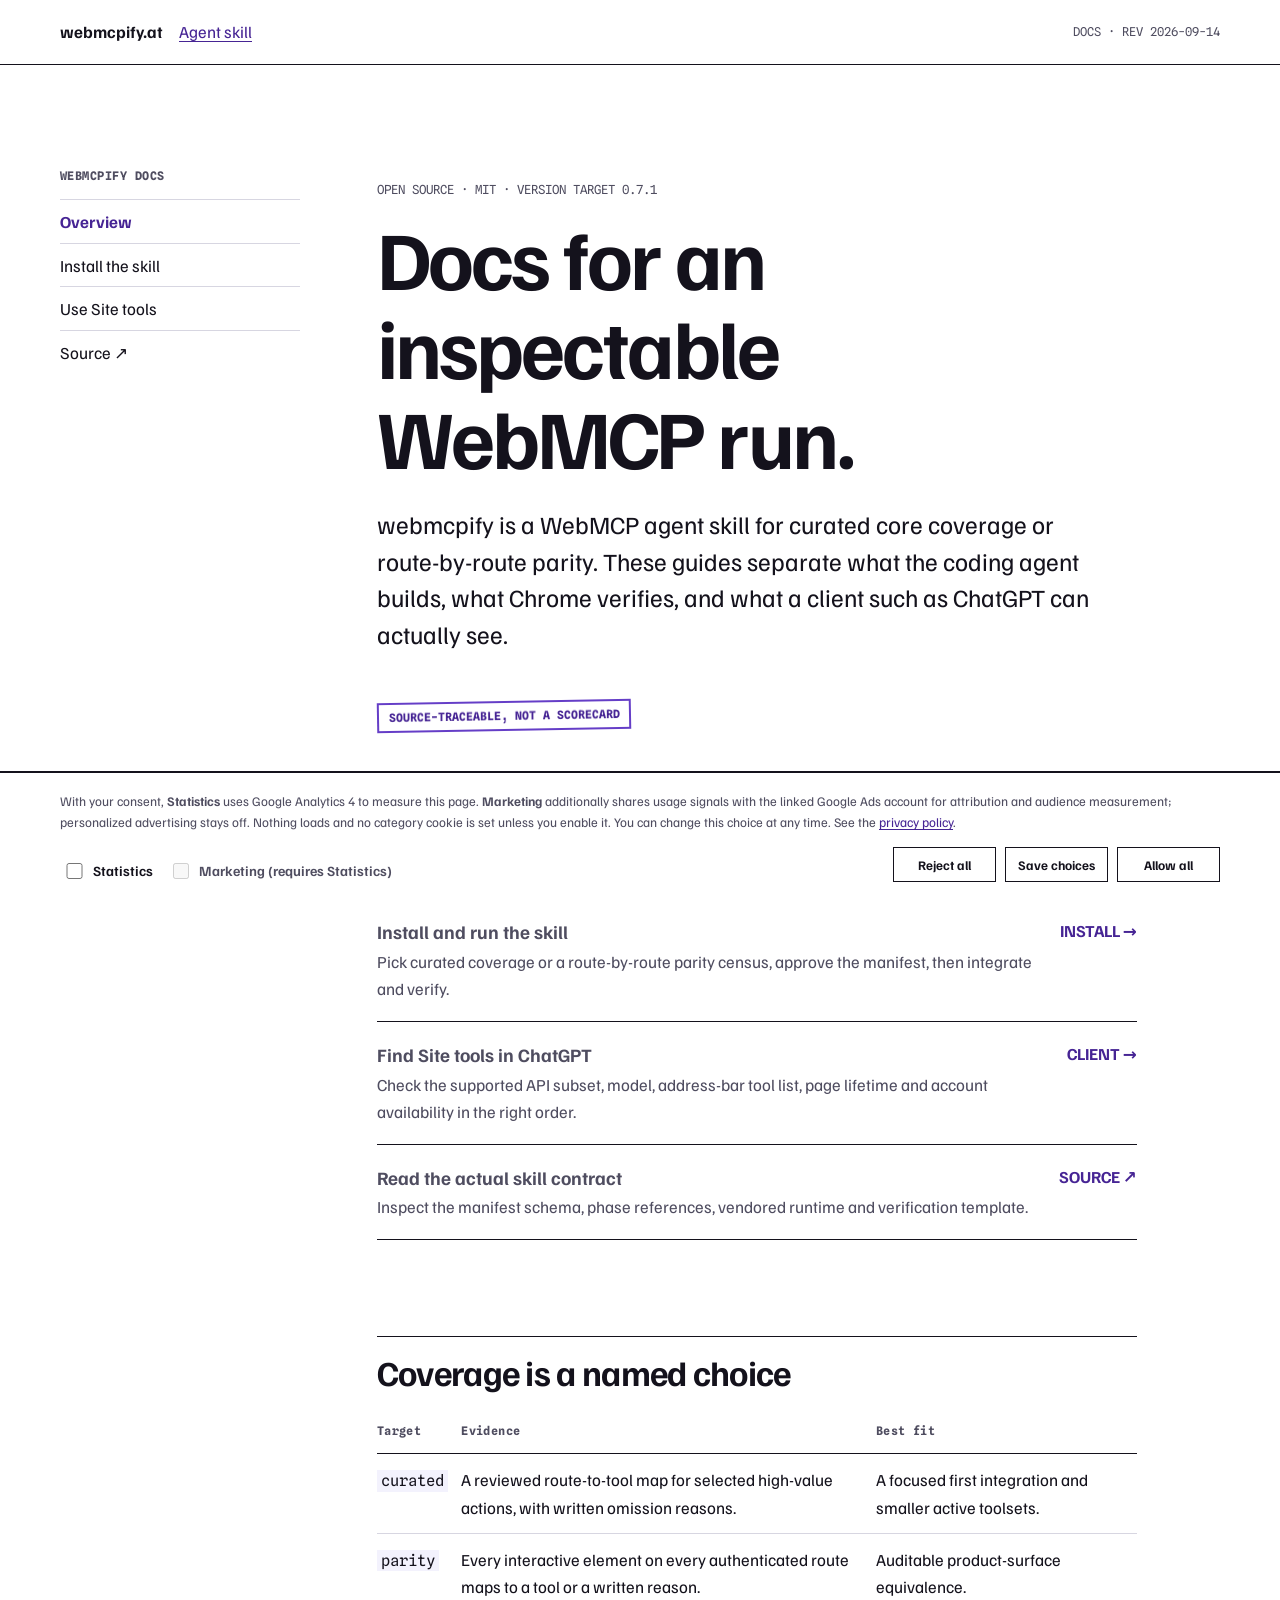
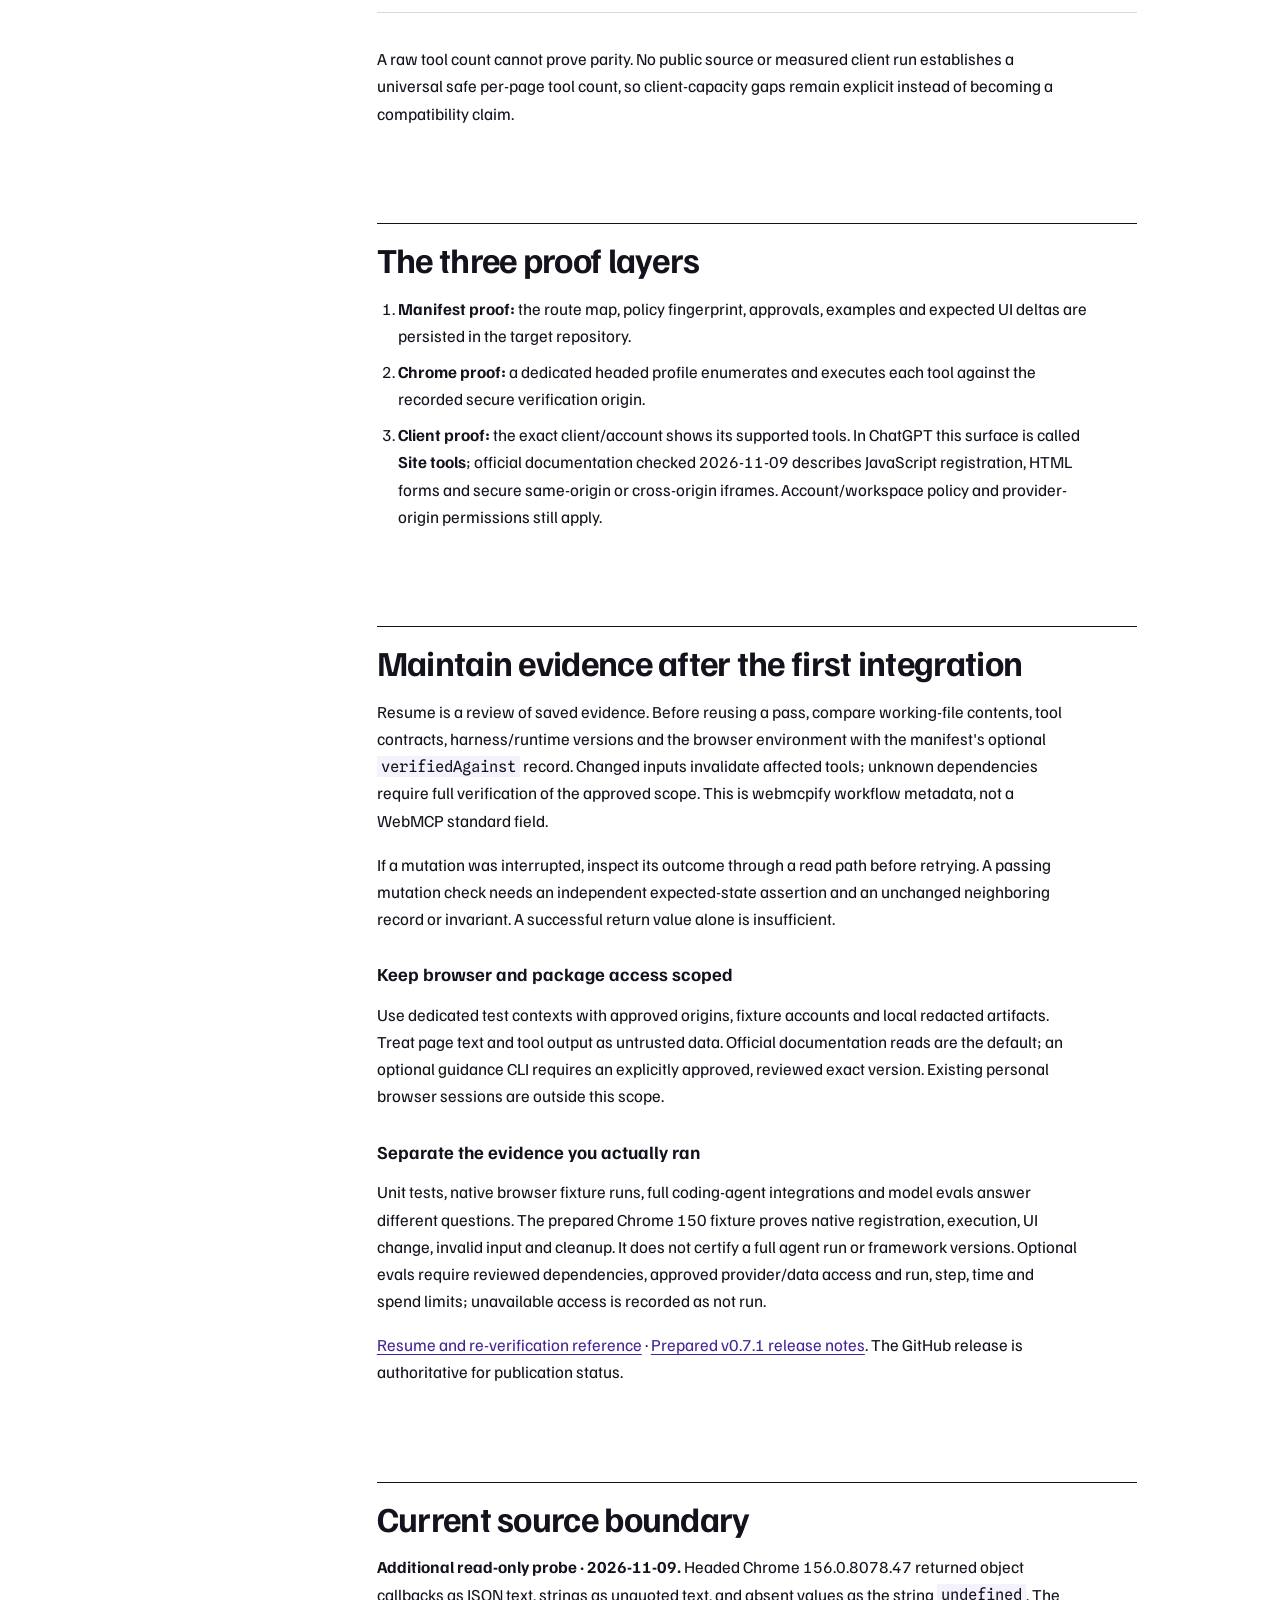
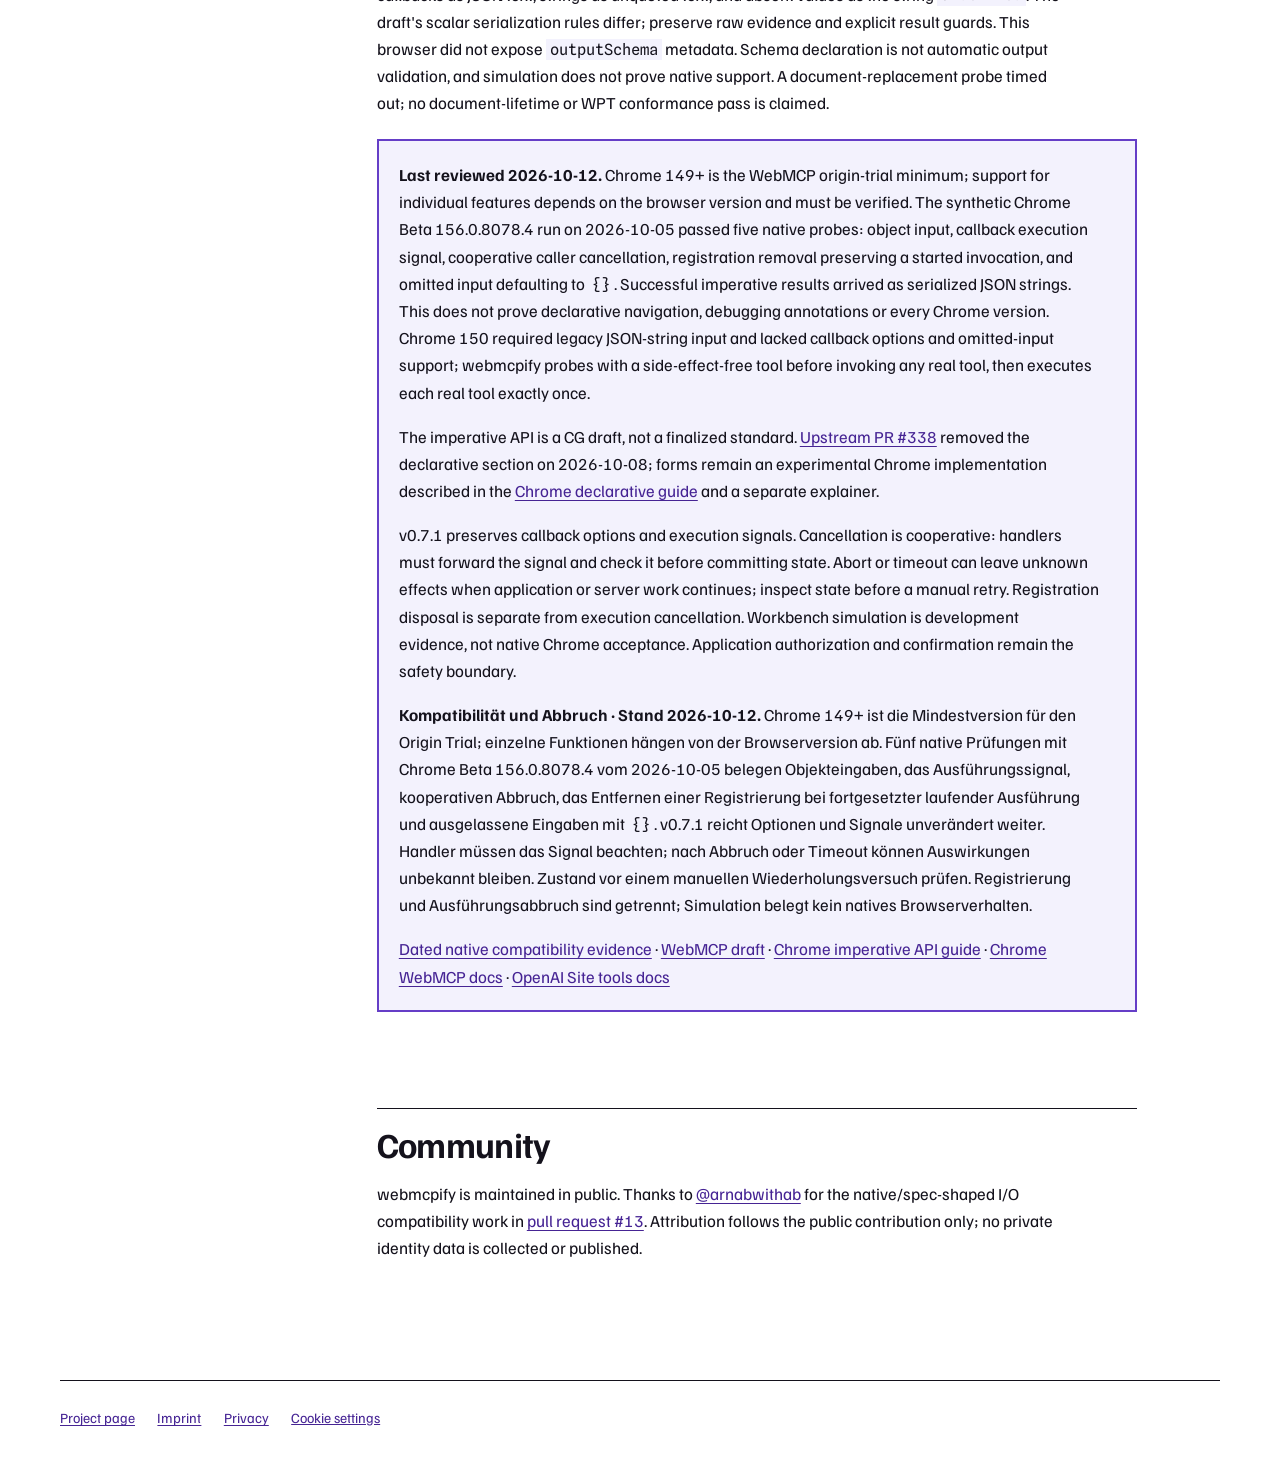
<file: docs/index.html>
<!DOCTYPE html>
<html lang="en">
<head>
<meta charset="UTF-8">
<meta name="viewport" content="width=device-width, initial-scale=1.0">
<title>webmcpify docs — the WebMCP agent skill</title>
<meta name="description" content="Documentation for the webmcpify WebMCP agent skill: choose curated core coverage or route-by-route parity, install the skill, and verify Site tools in real clients.">
<link rel="canonical" href="https://webmcpify.at/docs/">
<link rel="describedby" href="/llms.txt" type="text/markdown">
<link rel="webmcp" href="/.well-known/webmcp" type="application/json">
<meta property="og:type" content="article">
<meta property="og:url" content="https://webmcpify.at/docs/">
<meta property="og:title" content="webmcpify docs — the WebMCP agent skill">
<meta property="og:description" content="Install webmcpify, choose curated or parity coverage, and verify the resulting Site tools.">
<meta property="og:image" content="https://webmcpify.at/og.png">
<link rel="icon" href="/favicon.svg" type="image/svg+xml">
<link rel="icon" href="/favicon.ico" sizes="16x16 32x32 48x48">
<link rel="apple-touch-icon" href="/apple-touch-icon.png">
<link rel="stylesheet" href="/docs/docs.css?v=061d70209a20">
</head>
<body>
<header class="topbar">
  <div class="topbar-inner">
    <a class="brand" href="/">webmcpify.at</a>
    <a href="/webmcp-agent-skill/">Agent skill</a>
    <span class="meta">DOCS · REV 2026-09-14</span>
  </div>
</header>

<div class="shell">
  <nav class="doc-nav" aria-label="Documentation">
    <strong>WEBMCPIFY DOCS</strong>
    <a href="/docs/" aria-current="page">Overview</a>
    <a href="/webmcp-agent-skill/">Install the skill</a>
    <a href="/docs/site-tools/">Use Site tools</a>
    <a href="https://github.com/TueJon/webmcpify" target="_blank" rel="noopener">Source ↗</a>
  </nav>

  <main>
    <p class="meta">OPEN SOURCE · MIT · VERSION TARGET 0.7.1</p>
    <h1>Docs for an inspectable WebMCP run.</h1>
    <p class="lede">webmcpify is a WebMCP agent skill for curated core coverage or route-by-route parity. These guides separate what the coding agent builds, what Chrome verifies, and what a client such as ChatGPT can actually see.</p>
    <span class="stamp">SOURCE-TRACEABLE, NOT A SCORECARD</span>

    <h2>Start with the surface you need</h2>
    <div class="doc-links">
      <a class="doc-link" href="/webmcp-agent-skill/">
        <span><strong>Install and run the skill</strong><br>Pick curated coverage or a route-by-route parity census, approve the manifest, then integrate and verify.</span>
        <b>INSTALL →</b>
      </a>
      <a class="doc-link" href="/docs/site-tools/">
        <span><strong>Find Site tools in ChatGPT</strong><br>Check the supported API subset, model, address-bar tool list, page lifetime and account availability in the right order.</span>
        <b>CLIENT →</b>
      </a>
      <a class="doc-link" href="https://github.com/TueJon/webmcpify/tree/main/skills/webmcpify" target="_blank" rel="noopener">
        <span><strong>Read the actual skill contract</strong><br>Inspect the manifest schema, phase references, vendored runtime and verification template.</span>
        <b>SOURCE ↗</b>
      </a>
    </div>

    <h2>Coverage is a named choice</h2>
    <table>
      <thead><tr><th>Target</th><th>Evidence</th><th>Best fit</th></tr></thead>
      <tbody>
        <tr><td><code>curated</code></td><td>A reviewed route-to-tool map for selected high-value actions, with written omission reasons.</td><td>A focused first integration and smaller active toolsets.</td></tr>
        <tr><td><code>parity</code></td><td>Every interactive element on every authenticated route maps to a tool or a written reason.</td><td>Auditable product-surface equivalence.</td></tr>
      </tbody>
    </table>
    <p>A raw tool count cannot prove parity. No public source or measured client run establishes a universal safe per-page tool count, so client-capacity gaps remain explicit instead of becoming a compatibility claim.</p>

    <h2>The three proof layers</h2>
    <ol>
      <li><b>Manifest proof:</b> the route map, policy fingerprint, approvals, examples and expected UI deltas are persisted in the target repository.</li>
      <li><b>Chrome proof:</b> a dedicated headed profile enumerates and executes each tool against the recorded secure verification origin.</li>
      <li><b>Client proof:</b> the exact client/account shows its supported tools. In ChatGPT this surface is called <b>Site tools</b>; official documentation checked 2026-11-09 describes JavaScript registration, HTML forms and secure same-origin or cross-origin iframes. Account/workspace policy and provider-origin permissions still apply.</li>
    </ol>

    <h2 id="maintenance">Maintain evidence after the first integration</h2>
    <p>Resume is a review of saved evidence. Before reusing a pass, compare working-file contents, tool contracts, harness/runtime versions and the browser environment with the manifest's optional <code>verifiedAgainst</code> record. Changed inputs invalidate affected tools; unknown dependencies require full verification of the approved scope. This is webmcpify workflow metadata, not a WebMCP standard field.</p>
    <p>If a mutation was interrupted, inspect its outcome through a read path before retrying. A passing mutation check needs an independent expected-state assertion and an unchanged neighboring record or invariant. A successful return value alone is insufficient.</p>
    <h3>Keep browser and package access scoped</h3>
    <p>Use dedicated test contexts with approved origins, fixture accounts and local redacted artifacts. Treat page text and tool output as untrusted data. Official documentation reads are the default; an optional guidance CLI requires an explicitly approved, reviewed exact version. Existing personal browser sessions are outside this scope.</p>
    <h3>Separate the evidence you actually ran</h3>
    <p>Unit tests, native browser fixture runs, full coding-agent integrations and model evals answer different questions. The prepared Chrome 150 fixture proves native registration, execution, UI change, invalid input and cleanup. It does not certify a full agent run or framework versions. Optional evals require reviewed dependencies, approved provider/data access and run, step, time and spend limits; unavailable access is recorded as not run.</p>
    <p><a href="https://github.com/TueJon/webmcpify/blob/main/skills/webmcpify/references/reverify.md">Resume and re-verification reference</a> · <a href="https://github.com/TueJon/webmcpify/blob/main/release/v0.7.1.md">Prepared v0.7.1 release notes</a>. The GitHub release is authoritative for publication status.</p>

    <h2>Current source boundary</h2>
    <p><b>Additional read-only probe · 2026-11-09.</b> Headed Chrome 156.0.8078.47 returned object callbacks as JSON text, strings as unquoted text, and absent values as the string <code>undefined</code>. The draft's scalar serialization rules differ; preserve raw evidence and explicit result guards. This browser did not expose <code>outputSchema</code> metadata. Schema declaration is not automatic output validation, and simulation does not prove native support. A document-replacement probe timed out; no document-lifetime or WPT conformance pass is claimed.</p>
    <div class="requirements">
      <p><b>Last reviewed 2026-10-12.</b> Chrome 149+ is the WebMCP origin-trial minimum; support for individual features depends on the browser version and must be verified. The synthetic Chrome Beta 156.0.8078.4 run on 2026-10-05 passed five native probes: object input, callback execution signal, cooperative caller cancellation, registration removal preserving a started invocation, and omitted input defaulting to <code>{}</code>. Successful imperative results arrived as serialized JSON strings. This does not prove declarative navigation, debugging annotations or every Chrome version. Chrome 150 required legacy JSON-string input and lacked callback options and omitted-input support; webmcpify probes with a side-effect-free tool before invoking any real tool, then executes each real tool exactly once.</p>
      <p>The imperative API is a CG draft, not a finalized standard. <a href="https://github.com/webmachinelearning/webmcp/pull/338" target="_blank" rel="noopener">Upstream PR #338</a> removed the declarative section on 2026-10-08; forms remain an experimental Chrome implementation described in the <a href="https://developer.chrome.com/docs/ai/webmcp/declarative-api" target="_blank" rel="noopener">Chrome declarative guide</a> and a separate explainer.</p>
      <p>v0.7.1 preserves callback options and execution signals. Cancellation is cooperative: handlers must forward the signal and check it before committing state. Abort or timeout can leave unknown effects when application or server work continues; inspect state before a manual retry. Registration disposal is separate from execution cancellation. Workbench simulation is development evidence, not native Chrome acceptance. Application authorization and confirmation remain the safety boundary.</p>
      <p lang="de"><b>Kompatibilität und Abbruch · Stand 2026-10-12.</b> Chrome 149+ ist die Mindestversion für den Origin Trial; einzelne Funktionen hängen von der Browserversion ab. Fünf native Prüfungen mit Chrome Beta 156.0.8078.4 vom 2026-10-05 belegen Objekteingaben, das Ausführungssignal, kooperativen Abbruch, das Entfernen einer Registrierung bei fortgesetzter laufender Ausführung und ausgelassene Eingaben mit <code>{}</code>. v0.7.1 reicht Optionen und Signale unverändert weiter. Handler müssen das Signal beachten; nach Abbruch oder Timeout können Auswirkungen unbekannt bleiben. Zustand vor einem manuellen Wiederholungsversuch prüfen. Registrierung und Ausführungsabbruch sind getrennt; Simulation belegt kein natives Browserverhalten.</p>
      <p><a href="https://github.com/TueJon/webmcpify/blob/main/skills/webmcpify/references/native-compatibility.md" target="_blank" rel="noopener">Dated native compatibility evidence</a> · <a href="https://webmachinelearning.github.io/webmcp/" target="_blank" rel="noopener">WebMCP draft</a> · <a href="https://developer.chrome.com/docs/ai/webmcp/imperative-api" target="_blank" rel="noopener">Chrome imperative API guide</a> · <a href="https://developer.chrome.com/docs/ai/webmcp" target="_blank" rel="noopener">Chrome WebMCP docs</a> · <a href="https://learn.chatgpt.com/docs/webmcp" target="_blank" rel="noopener">OpenAI Site tools docs</a></p>
    </div>

    <h2>Community</h2>
    <p>webmcpify is maintained in public. Thanks to <a href="https://github.com/arnabwithab" target="_blank" rel="noopener">@arnabwithab</a> for the native/spec-shaped I/O compatibility work in <a href="https://github.com/TueJon/webmcpify/pull/13" target="_blank" rel="noopener">pull request #13</a>. Attribution follows the public contribution only; no private identity data is collected or published.</p>
  </main>
</div>

<footer>
  <a href="/">Project page</a>
  <a href="/imprint.html">Imprint</a>
  <a href="/privacy.html">Privacy</a>
  <button type="button" class="foot-btn" data-consent-open hidden>Cookie settings</button>
</footer>

<div class="consent" id="consent" role="region" aria-label="Cookie consent" hidden>
  <div class="consent-inner">
    <p class="consent-text">With your consent, <b>Statistics</b> uses Google Analytics 4 to measure this page. <b>Marketing</b> additionally shares usage signals with the linked Google Ads account for attribution and audience measurement; personalized advertising stays off. Nothing loads and no category cookie is set unless you enable it. You can change this choice at any time. See the <a href="/privacy.html">privacy policy</a>.</p>
    <div class="consent-controls">
      <fieldset class="consent-cats">
        <legend class="sr-only">Consent categories</legend>
        <label class="consent-cat"><input type="checkbox" data-consent-cat="statistics"> Statistics</label>
        <label class="consent-cat"><input type="checkbox" data-consent-cat="marketing" disabled> Marketing (requires Statistics)</label>
      </fieldset>
      <div class="consent-actions">
        <button type="button" class="btn" data-consent-decline>Reject all</button>
        <button type="button" class="btn" data-consent-save>Save choices</button>
        <button type="button" class="btn" data-consent-accept>Allow all</button>
      </div>
    </div>
  </div>
</div>
<script type="module" src="/consent.js"></script>
</body>
</html>
</file>
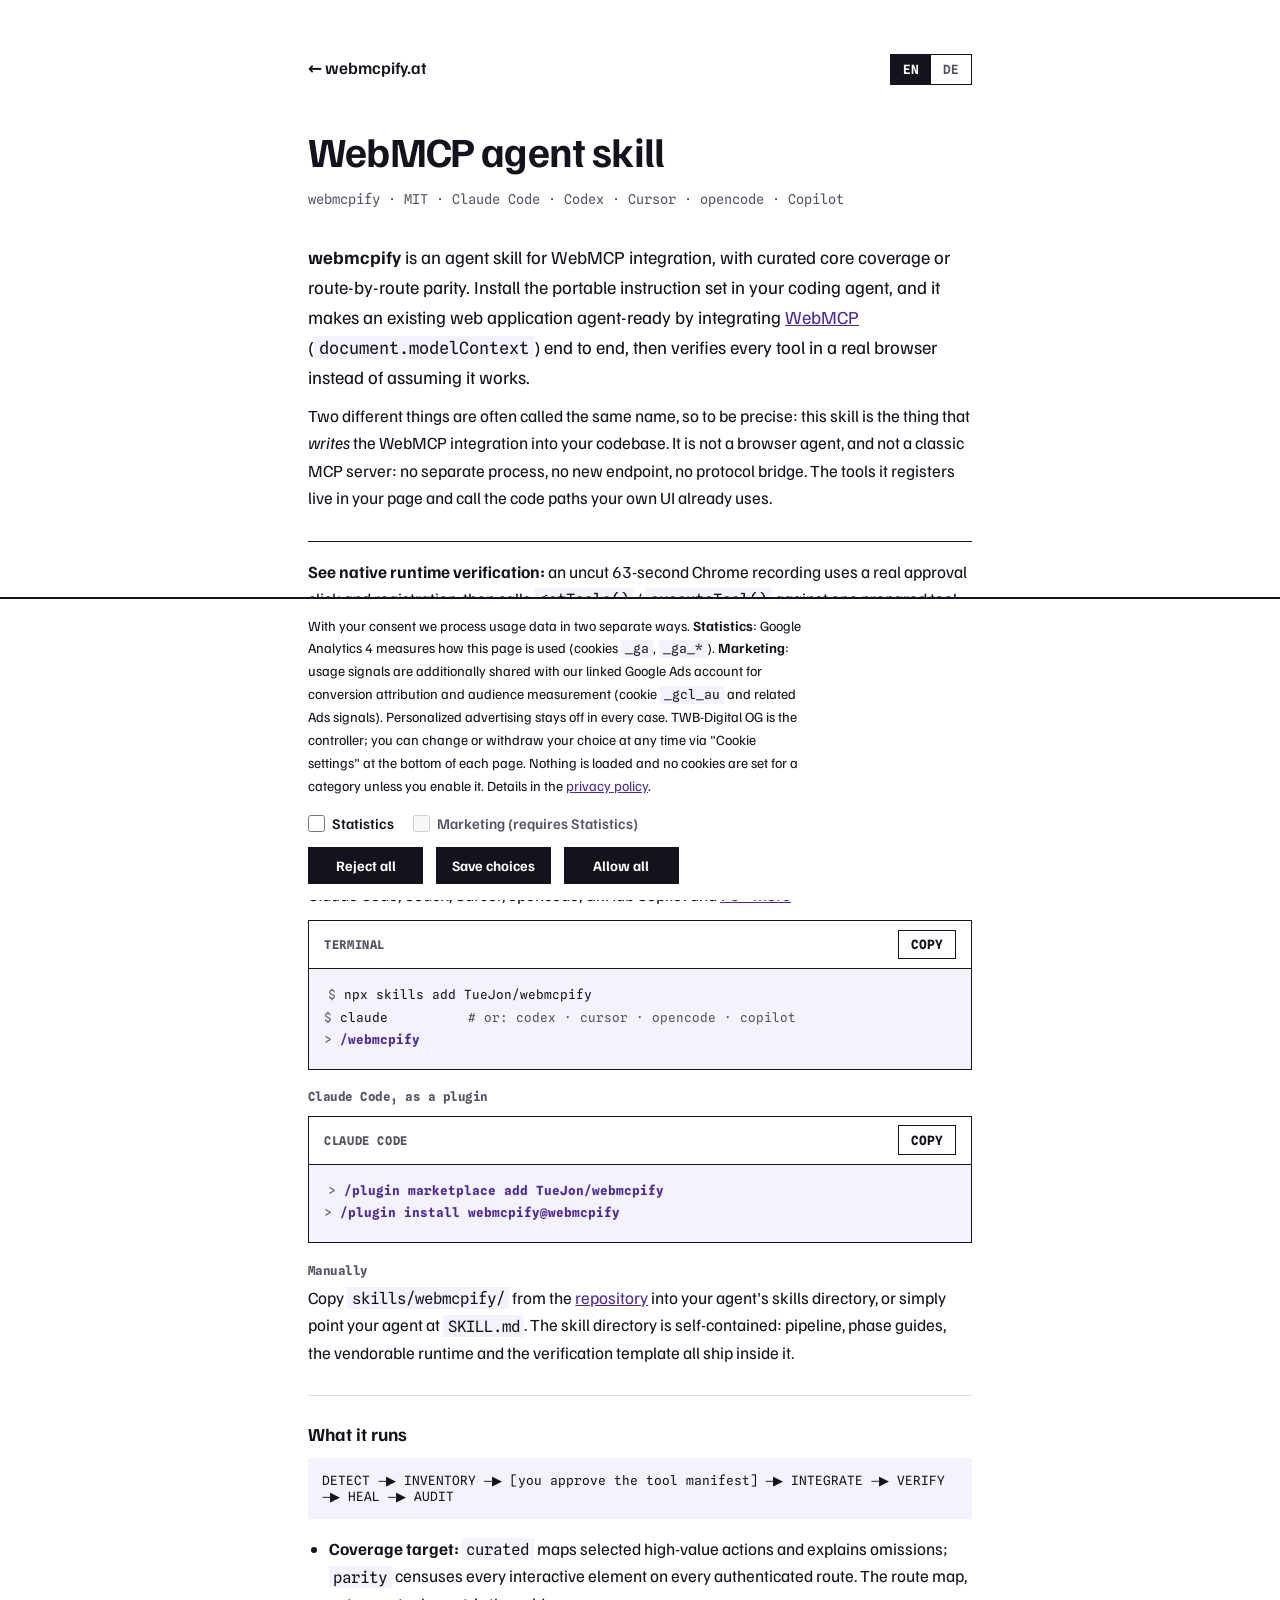
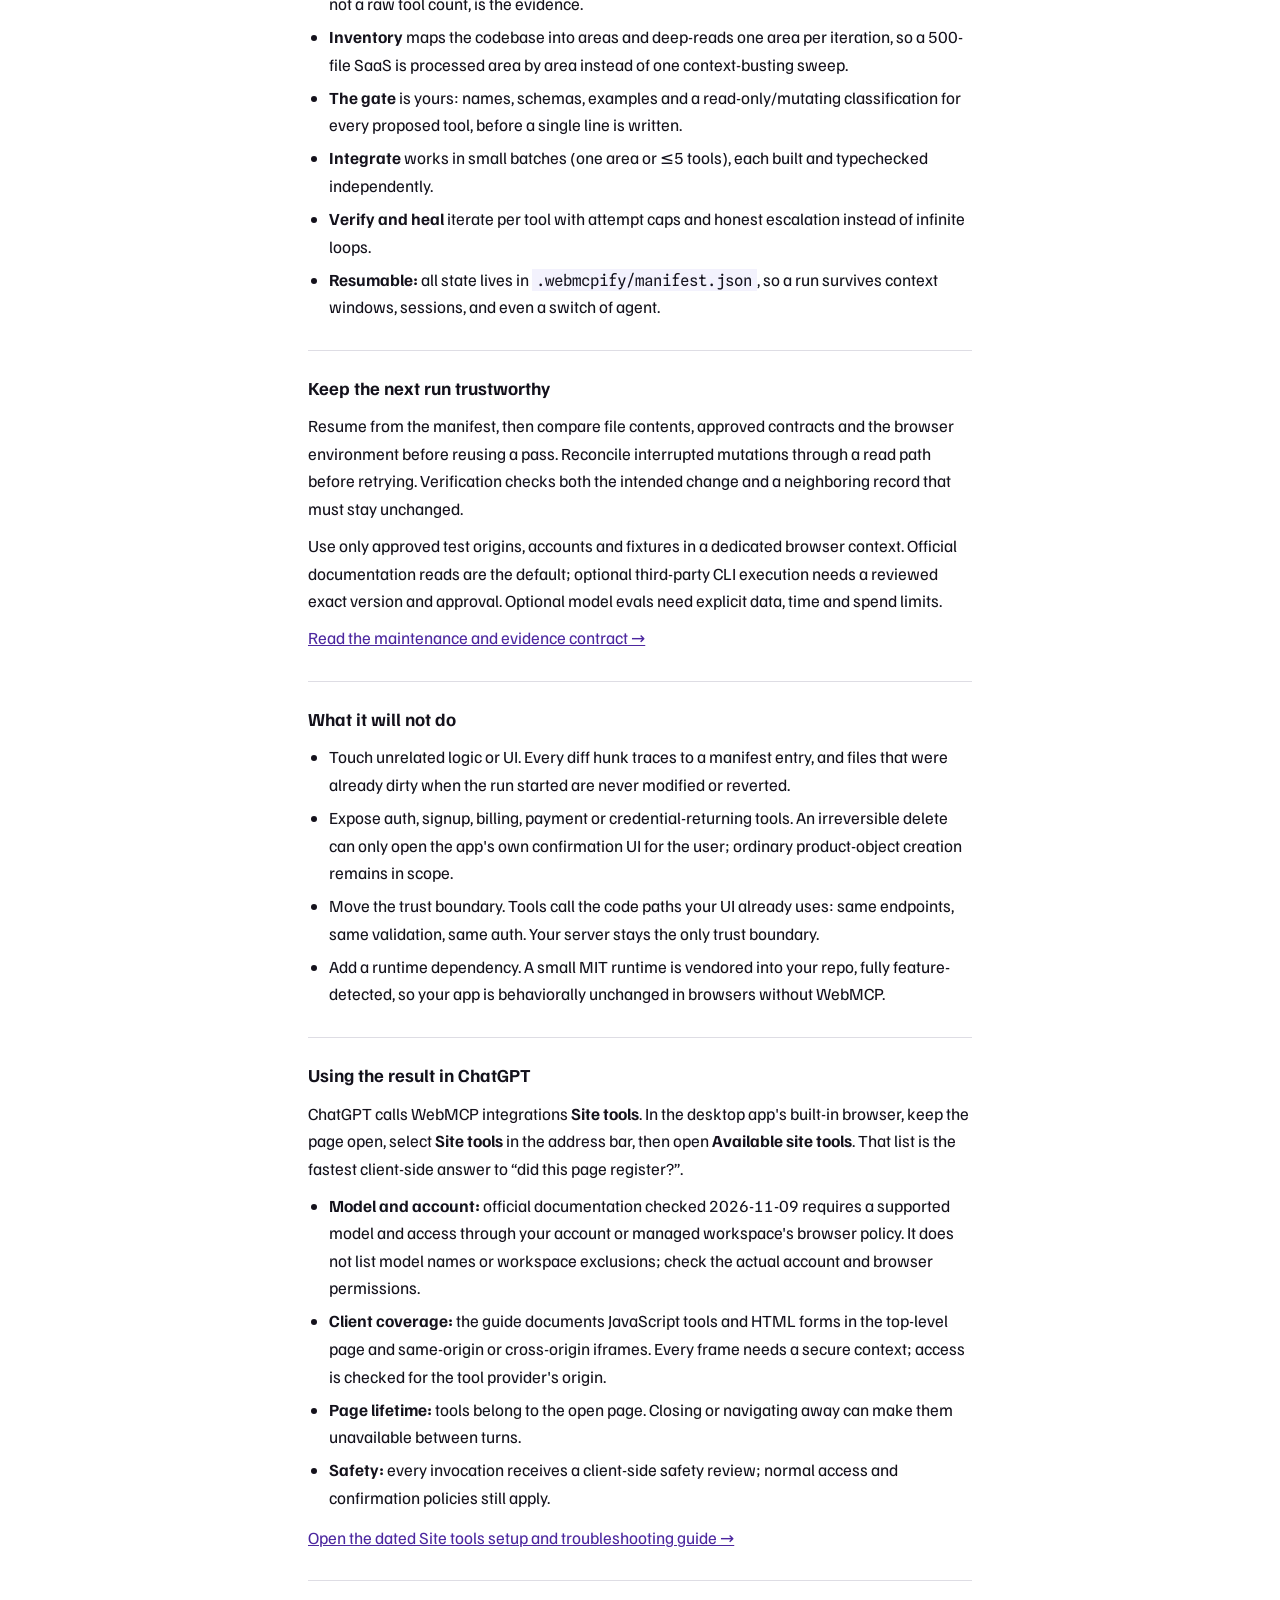
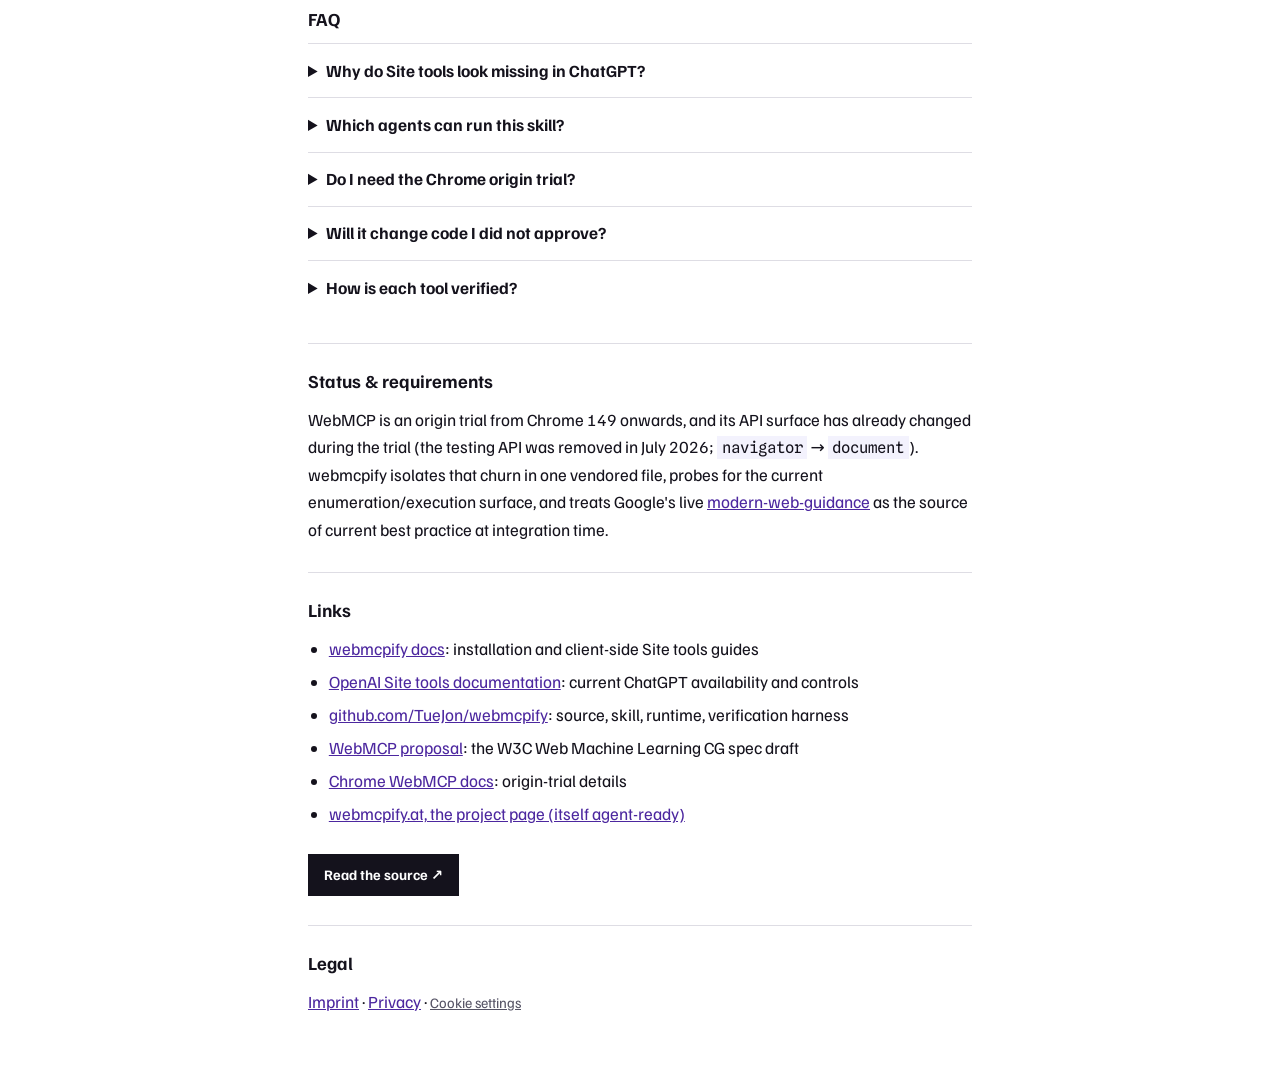
<file: webmcp-agent-skill/index.html>
<!DOCTYPE html>
<html lang="en" data-lang="en">
<head>
<meta charset="UTF-8">
<meta name="viewport" content="width=device-width, initial-scale=1.0">
<title>WebMCP agent skill for Codex &amp; Claude Code — webmcpify</title>
<meta name="description" content="Install webmcpify in Codex, Claude Code, Cursor or Copilot. Approve a WebMCP tool manifest, then integrate and verify every tool in real Chrome.">
<link rel="canonical" href="https://webmcpify.at/webmcp-agent-skill/">
<link rel="describedby" href="/llms.txt" type="text/markdown">
<link rel="webmcp" href="/.well-known/webmcp" type="application/json">
<meta property="og:type" content="article">
<meta property="og:url" content="https://webmcpify.at/webmcp-agent-skill/">
<meta property="og:site_name" content="webmcpify">
<meta property="og:title" content="WebMCP agent skill for Codex &amp; Claude Code — webmcpify">
<meta property="og:description" content="Install webmcpify, approve a WebMCP tool manifest, then integrate and verify every tool in real Chrome.">
<meta property="og:image" content="https://webmcpify.at/og.png">
<meta property="og:image:alt" content="webmcpify — make your web app agent-ready with WebMCP">
<meta property="og:image:width" content="1200">
<meta property="og:image:height" content="630">
<meta property="og:locale" content="en_US">
<meta name="twitter:card" content="summary_large_image">
<meta name="twitter:title" content="WebMCP agent skill for Codex &amp; Claude Code — webmcpify">
<meta name="twitter:description" content="Install webmcpify, approve a WebMCP tool manifest, then integrate and verify every tool in real Chrome.">
<meta name="twitter:image" content="https://webmcpify.at/og.png">
<meta name="twitter:image:alt" content="webmcpify — make your web app agent-ready with WebMCP">
<link rel="icon" href="/favicon.svg" type="image/svg+xml">
<link rel="icon" href="/favicon.ico" sizes="16x16 32x32 48x48">
<link rel="icon" href="/icon-192.png" type="image/png" sizes="192x192">
<link rel="apple-touch-icon" href="/apple-touch-icon.png">
<script type="application/ld+json">
{
  "@context": "https://schema.org",
  "@type": "SoftwareApplication",
  "name": "webmcpify",
  "alternateName": "WebMCP agent skill",
  "url": "https://webmcpify.at/webmcp-agent-skill/",
  "description": "A WebMCP agent skill for curated core coverage or route-by-route parity: inventory, human manifest approval, integration, real-browser verification and healing.",
  "applicationCategory": "DeveloperApplication",
  "operatingSystem": "Any (agent skill for Claude Code, Codex, Cursor, opencode, GitHub Copilot and other skill-loading agents)",
  "license": "https://opensource.org/license/MIT",
  "softwareRequirements": "A coding agent that loads skills; Chrome 149+ for WebMCP verification",
  "offers": { "@type": "Offer", "price": "0", "priceCurrency": "EUR" },
  "author": { "@type": "Person", "name": "Jonas Tüchler", "url": "https://jonastuechler.at" },
  "publisher": { "@type": "Organization", "name": "TWB-Digital OG", "url": "https://twb-digital.at" },
  "sameAs": ["https://github.com/TueJon/webmcpify"]
}
</script>
<script type="application/ld+json">
{
  "@context": "https://schema.org",
  "@type": "BreadcrumbList",
  "itemListElement": [
    { "@type": "ListItem", "position": 1, "name": "webmcpify", "item": "https://webmcpify.at/" },
    { "@type": "ListItem", "position": 2, "name": "WebMCP agent skill", "item": "https://webmcpify.at/webmcp-agent-skill/" }
  ]
}
</script>
<script type="application/ld+json" id="faq-schema">{"@context": "https://schema.org", "@type": "FAQPage", "mainEntity": [{"@type": "Question", "name": "Which agents can run this skill?", "acceptedAnswer": {"@type": "Answer", "text": "Any coding agent that loads skills: Claude Code, Codex, Cursor, opencode, GitHub Copilot and 70+ more through the skills CLI. The result is vendor-neutral. The integration is plain WebMCP, so any browser agent that speaks the standard can call your tools."}}, {"@type": "Question", "name": "Do I need the Chrome origin trial?", "acceptedAnswer": {"@type": "Answer", "text": "For local development you enable chrome://flags/#enable-webmcp-testing; exposing tools on a production origin needs an origin-trial token. The vendored runtime is feature-detected, so your app behaves identically in browsers without WebMCP."}}, {"@type": "Question", "name": "Will it change code I did not approve?", "acceptedAnswer": {"@type": "Answer", "text": "No. You approve the tool manifest before anything is integrated, every diff hunk must trace back to an approved entry, and a final audit against the baseline commit flags anything else. Files that were already dirty when the run started are never modified."}}, {"@type": "Question", "name": "How is each tool verified?", "acceptedAnswer": {"@type": "Answer", "text": "Every tool is enumerated and executed in real Chrome from the examples recorded in the manifest, asserting both the tool result and the resulting UI state, including the real submit interaction Chrome requires before a mutating declarative form completes."}}]}</script>
<link rel="stylesheet" href="/fonts/fonts.css">
<style>
  :root {
    --bg: oklch(1 0 0); --ink: oklch(0.19 0.02 290); --muted: oklch(0.45 0.03 290);
    --hairline: oklch(0.9 0.01 290); --primary: oklch(0.49 0.2 290); --primary-ink: oklch(0.4 0.18 290);
    --tint: oklch(0.965 0.015 290);
    --font-sans: "Familjen Grotesk", "Segoe UI", system-ui, sans-serif;
    --font-mono: "Spline Sans Mono", ui-monospace, monospace;
  }
  * { margin: 0; padding: 0; box-sizing: border-box; }
  body { background: var(--bg); color: var(--ink); font-family: var(--font-sans); font-size: 1.0625rem; line-height: 1.62; -webkit-font-smoothing: antialiased; }
  :where([data-lang="en"]) :where([lang="de"]) { display: none !important; }
  :where([data-lang="de"]) :where([lang="en"]) { display: none !important; }
  .wrap { max-width: 760px; margin-inline: auto; padding: clamp(2rem, 6vh, 4rem) clamp(1.25rem, 4vw, 3rem) 4rem; }
  a { color: var(--primary-ink); }
  h1 { font-size: clamp(1.9rem, 4vw, 2.6rem); font-weight: 700; letter-spacing: -0.02em; margin-bottom: 0.4rem; }
  .sub { color: var(--muted); font: 400 0.85rem var(--font-mono); margin-bottom: 2.2rem; }
  h2 { font-size: 1.15rem; font-weight: 700; margin: 1.8rem 0 0.6rem; padding-top: 1.4rem; border-top: 1px solid var(--hairline); }
  h3 { font: 700 0.78rem var(--font-mono); color: var(--muted); letter-spacing: 0.04em; margin: 1.2rem 0 0.4rem; }
  p { color: var(--ink); max-width: 68ch; margin-bottom: 0.6rem; }
  .lede { font-size: 1.15rem; }
  ul, ol { margin: 0.4rem 0 0.8rem 1.3rem; }
  li { margin-bottom: 0.35rem; max-width: 66ch; }
  code { font-family: var(--font-mono); font-size: 0.92em; background: var(--tint); padding: 0.1em 0.3em; }
  .top { display: flex; justify-content: space-between; align-items: baseline; gap: 1rem; margin-bottom: 2rem; }
  .top a.back { text-decoration: none; font-weight: 600; color: var(--ink); }
  .top a.back:hover { color: var(--primary-ink); }
  .lang-toggle { display: flex; border: 1px solid var(--ink); overflow: hidden; }
  .lang-toggle button { font: 600 0.8rem var(--font-mono); background: var(--bg); border: 0; color: var(--muted); padding: 0.45rem 0.75rem; cursor: pointer; }
  .lang-toggle button[aria-pressed="true"] { background: var(--ink); color: var(--bg); }
  :focus-visible { outline: 2px solid var(--primary); outline-offset: 3px; }
  /* Command block (same shape as the start page's install block, so the
     measured copy button behaves identically here). */
  .cmd { border: 1px solid var(--ink); margin: 0.7rem 0 1.2rem; }
  .cmd-label {
    display: flex; align-items: center; justify-content: space-between; gap: 1rem;
    padding: 0.55rem 0.95rem; border-bottom: 1px solid var(--ink);
    font: 700 0.75rem var(--font-mono); letter-spacing: 0.05em; color: var(--muted);
  }
  .cmd pre { padding: 1rem 0.95rem; font-size: 0.86rem; line-height: 1.65; overflow-x: auto; background: var(--tint); }
  .cmd .c { color: var(--muted); }
  .cmd .p { color: var(--primary-ink); font-weight: 700; }
  .copy-btn {
    font: 700 0.8rem var(--font-mono); color: var(--ink); background: var(--bg);
    border: 1px solid var(--ink); padding: 0.4rem 0.75rem; cursor: pointer;
  }
  .copy-btn:hover { background: var(--ink); color: var(--bg); }
  .pipeline { font: 400 0.8rem var(--font-mono); background: var(--tint); padding: 0.9rem; overflow-x: auto; margin: 0.6rem 0 1rem; }
  .proof { border-block: 1px solid var(--ink); padding-block: 1rem; margin: 1.8rem 0 0.3rem; }
  .proof p { margin-bottom: 0.8rem; }
  .proof-meta { color: var(--muted); font: 400 0.78rem var(--font-mono); }
  .proof-actions { display: flex; flex-wrap: wrap; align-items: center; gap: 0.8rem 1rem; margin-top: 1rem; }
  .proof-actions a:not(.btn) { font-weight: 700; }
  .faq details { border-top: 1px solid var(--hairline); padding: 0.8rem 0; }
  .faq summary { font-weight: 700; cursor: pointer; }
  .faq p { color: var(--muted); margin-top: 0.4rem; }
  .toast {
    position: fixed; inset-block-end: 5.5rem; inset-inline: 0; margin-inline: auto; width: max-content;
    background: var(--ink); color: var(--bg); font: 700 0.85rem var(--font-mono);
    padding: 0.6rem 1rem; opacity: 0; transition: opacity 0.18s; pointer-events: none; z-index: 40;
  }
  .toast.show { opacity: 1; }
  /* Consent banner (shared with the start page): non-modal, all actions
     identical .btn styling; equal visual weight by design. */
  .btn {
    display: inline-flex; align-items: center; background: var(--ink); color: var(--bg);
    font-family: var(--font-sans); font-weight: 700; font-size: 0.9rem;
    padding: 0.6rem 1rem; border: 0; cursor: pointer; text-decoration: none;
  }
  .btn:hover { background: var(--primary); }
  .foot-btn {
    font: inherit; font-size: 0.9rem; color: var(--muted); background: none; border: 0;
    padding: 0; cursor: pointer; text-decoration: underline;
  }
  .foot-btn:hover { color: var(--ink); }
  .consent { position: fixed; inset: auto 0 0 0; z-index: 50; background: var(--bg); border-top: 2px solid var(--ink); }
  .consent-inner {
    max-width: 760px; margin-inline: auto; padding: 1rem clamp(1.25rem, 4vw, 3rem);
    display: flex; flex-wrap: wrap; gap: 0.9rem 2rem; align-items: center;
    max-height: calc(100dvh - 2rem); overflow-y: auto;
  }
  .consent-text { font-size: 0.88rem; max-width: 62ch; flex: 1 1 34ch; margin: 0; }
  .consent-controls { display: flex; flex-direction: column; gap: 0.7rem; }
  .consent-cats { display: flex; gap: 1.2rem; flex-wrap: wrap; border: 0; padding: 0; margin: 0; }
  .consent-cat { display: inline-flex; align-items: center; gap: 0.45rem; font-weight: 600; font-size: 0.92rem; cursor: pointer; }
  .consent-cat:has(input:disabled) { color: var(--muted); cursor: not-allowed; }
  .consent-cat input { width: 1.05rem; height: 1.05rem; accent-color: var(--primary); margin: 0; }
  /* Grid, not wrapping flex: a wrapped flex line distributes free space on
     its own, so a lone "Allow all" would stretch across a full row and read
     as the prominent option. Equal columns, or equal full-width rows. */
  .consent-actions { display: grid; grid-template-columns: repeat(3, minmax(0, 1fr)); gap: 0.8rem; }
  .consent-actions .btn { justify-content: center; }
  @media (max-width: 560px) { .consent-actions { grid-template-columns: minmax(0, 1fr); } }
  .sr-only { position: absolute; width: 1px; height: 1px; padding: 0; margin: -1px; overflow: hidden; clip-path: inset(50%); white-space: nowrap; }
</style>
</head>
<body>
<main class="wrap">
  <div class="top">
    <a class="back" href="/">← webmcpify.at</a>
    <div class="lang-toggle" role="group" aria-label="Language">
      <button type="button" data-set-lang="en" aria-pressed="true">EN</button>
      <button type="button" data-set-lang="de" aria-pressed="false">DE</button>
    </div>
  </div>

  <h1><span lang="en">WebMCP agent skill</span><span lang="de">WebMCP Agent-Skill</span></h1>
  <p class="sub">webmcpify · MIT · <span lang="en">Claude Code · Codex · Cursor · opencode · Copilot</span><span lang="de">Claude Code · Codex · Cursor · opencode · Copilot</span></p>

  <p class="lede"><span lang="en"><b>webmcpify</b> is an agent skill for WebMCP integration, with curated core coverage or route-by-route parity. Install the portable instruction set in your
  coding agent, and it makes an existing web application agent-ready by integrating
  <a href="https://webmachinelearning.github.io/webmcp/" target="_blank" rel="noopener">WebMCP</a>
  (<code>document.modelContext</code>) end to end, then verifies every tool in a real
  browser instead of assuming it works.</span>
  <span lang="de"><b>webmcpify</b> ist ein Agent-Skill für WebMCP-Integration mit kuratierter Kernabdeckung oder routenweiser Parität. Installiere das portable Instruction-Set in deinen
  Coding-Agent; es macht eine bestehende Web-App agent-ready, indem es
  <a href="https://webmachinelearning.github.io/webmcp/" target="_blank" rel="noopener">WebMCP</a>
  (<code>document.modelContext</code>) vollständig integriert und jedes Tool im echten
  Browser verifiziert, statt es anzunehmen.</span></p>

  <p><span lang="en">Two different things are often called the same name, so to be precise: this skill is
  the thing that <em>writes</em> the WebMCP integration into your codebase. It is not a
  browser agent, and not a classic MCP server: no separate process, no new endpoint,
  no protocol bridge. The tools it registers live in your page and call the code paths
  your own UI already uses.</span>
  <span lang="de">Zwei verschiedene Dinge tragen oft denselben Namen, deshalb präzise: Dieser Skill
  <em>schreibt</em> die WebMCP-Integration in deine Codebase. Er ist kein Browser-Agent
  und kein klassischer MCP-Server: kein separater Prozess, kein neuer Endpoint, keine
  Protokoll-Bridge. Die registrierten Tools leben in deiner Seite und rufen genau die
  Code-Pfade auf, die deine UI ohnehin nutzt.</span></p>

  <div class="proof">
    <p><span lang="en"><b>See native runtime verification:</b> an uncut 63-second Chrome recording uses a real approval click and registration, then calls <code>getTools()</code> / <code>executeTool()</code> against one prepared tool. Its phase narration is scripted; the recording does not execute the full skill pipeline.</span>
    <span lang="de"><b>Sieh native Runtime-Verifikation:</b> Eine ungeschnittene 63-Sekunden-Chrome-Aufnahme nutzt einen echten Freigabe-Klick und eine reale Registrierung und ruft anschließend <code>getTools()</code> / <code>executeTool()</code> gegen ein vorbereitetes Tool auf. Die Phasenerzählung ist geskriptet; die Aufnahme führt nicht die vollständige Skill-Pipeline aus.</span></p>
    <p class="proof-meta"><span lang="en">Runnable fixture · example manifests · illustrative patch · checksums</span><span lang="de">Ausführbares Fixture · Beispielmanifeste · illustrativer Patch · Checksummen</span></p>
    <div class="proof-actions">
      <a class="btn" data-measure="github-outbound" href="https://github.com/TueJon/webmcpify/blob/main/proof/artifacts/webmcpify-proof-480p.mp4" target="_blank" rel="noopener"><span lang="en">Watch the demo ↗</span><span lang="de">Demo ansehen ↗</span></a>
      <a data-measure="github-outbound" href="https://github.com/TueJon/webmcpify/tree/main/proof" target="_blank" rel="noopener"><span lang="en">Inspect the proof pack</span><span lang="de">Proof-Pack prüfen</span></a>
    </div>
  </div>

  <h2><span lang="en">Install it in your agent</span><span lang="de">In deinen Agent installieren</span></h2>

  <h3><span lang="en">Any skill-loading agent</span><span lang="de">Jeder Skill-fähige Agent</span></h3>
  <p><span lang="en">Claude Code, Codex, Cursor, opencode, GitHub Copilot and
  <a href="https://github.com/vercel-labs/skills" target="_blank" rel="noopener">70+ more</a>:</span>
  <span lang="de">Claude Code, Codex, Cursor, opencode, GitHub Copilot und
  <a href="https://github.com/vercel-labs/skills" target="_blank" rel="noopener">70+ weitere</a>:</span></p>
  <div class="cmd">
    <div class="cmd-label">
      <span>TERMINAL</span>
      <button class="copy-btn" type="button" data-copy="npx skills add TueJon/webmcpify">
        <span lang="en">COPY</span><span lang="de">KOPIEREN</span>
      </button>
    </div>
    <pre><code><span class="c">$</span> npx skills add TueJon/webmcpify
<span class="c">$</span> claude          <span class="c"># or: codex · cursor · opencode · copilot</span>
<span class="c">&gt;</span> <span class="p">/webmcpify</span></code></pre>
  </div>

  <h3><span lang="en">Claude Code, as a plugin</span><span lang="de">Claude Code, als Plugin</span></h3>
  <div class="cmd">
    <div class="cmd-label">
      <span>CLAUDE CODE</span>
      <button class="copy-btn" type="button" data-copy="/plugin marketplace add TueJon/webmcpify">
        <span lang="en">COPY</span><span lang="de">KOPIEREN</span>
      </button>
    </div>
    <pre><code><span class="c">&gt;</span> <span class="p">/plugin marketplace add TueJon/webmcpify</span>
<span class="c">&gt;</span> <span class="p">/plugin install webmcpify@webmcpify</span></code></pre>
  </div>

  <h3><span lang="en">Manually</span><span lang="de">Manuell</span></h3>
  <p><span lang="en">Copy <code>skills/webmcpify/</code> from the
  <a data-measure="github-outbound" href="https://github.com/TueJon/webmcpify" target="_blank" rel="noopener">repository</a>
  into your agent's skills directory, or simply point your agent at
  <code>SKILL.md</code>. The skill directory is self-contained: pipeline, phase guides,
  the vendorable runtime and the verification template all ship inside it.</span>
  <span lang="de">Kopiere <code>skills/webmcpify/</code> aus dem
  <a data-measure="github-outbound" href="https://github.com/TueJon/webmcpify" target="_blank" rel="noopener">Repository</a>
  in das Skills-Verzeichnis deines Agents, oder zeige deinem Agent einfach
  <code>SKILL.md</code>. Das Skill-Verzeichnis ist self-contained: Pipeline,
  Phasen-Guides, vendorbares Runtime und Verifikations-Template liegen darin.</span></p>

  <h2><span lang="en">What it runs</span><span lang="de">Was es ausführt</span></h2>
  <div class="pipeline">DETECT ─▶ INVENTORY ─▶ [<span lang="en">you approve the tool manifest</span><span lang="de">du gibst das Tool-Manifest frei</span>] ─▶ INTEGRATE ─▶ VERIFY ─▶ HEAL ─▶ AUDIT</div>
  <ul>
    <li><span lang="en"><b>Coverage target:</b> <code>curated</code> maps selected high-value actions and explains omissions; <code>parity</code> censuses every interactive element on every authenticated route. The route map, not a raw tool count, is the evidence.</span>
    <span lang="de"><b>Abdeckungsziel:</b> <code>curated</code> kartiert ausgewählte Kernaktionen und begründet Auslassungen; <code>parity</code> erfasst jedes interaktive Element auf jeder authentifizierten Route. Die Routenkarte, nicht eine rohe Tool-Zahl, ist der Nachweis.</span></li>
    <li><span lang="en"><b>Inventory</b> maps the codebase into areas and deep-reads one area per iteration, so a
    500-file SaaS is processed area by area instead of one context-busting sweep.</span>
    <span lang="de"><b>Inventory</b> zerlegt die Codebase in Areas und liest pro Iteration eine Area tief;
    ein SaaS mit 500 Dateien wird Area für Area verarbeitet, nicht in einem Kontext-Sweep.</span></li>
    <li><span lang="en"><b>The gate</b> is yours: names, schemas, examples and a read-only/mutating
    classification for every proposed tool, before a single line is written.</span>
    <span lang="de"><b>Das Gate</b> gehört dir: Namen, Schemas, Beispiele und eine Read-only/Mutating-
    Klassifikation für jedes vorgeschlagene Tool, bevor eine Zeile geschrieben wird.</span></li>
    <li><span lang="en"><b>Integrate</b> works in small batches (one area or ≤5 tools), each built and typechecked
    independently.</span>
    <span lang="de"><b>Integrate</b> arbeitet in kleinen Batches (eine Area oder ≤5 Tools), jeder einzeln
    gebaut und typgeprüft.</span></li>
    <li><span lang="en"><b>Verify and heal</b> iterate per tool with attempt caps and honest escalation instead of
    infinite loops.</span>
    <span lang="de"><b>Verify und Heal</b> iterieren pro Tool mit Attempt-Caps und ehrlicher Eskalation statt
    Endlosschleifen.</span></li>
    <li><span lang="en"><b>Resumable:</b> all state lives in <code>.webmcpify/manifest.json</code>, so a run survives
    context windows, sessions, and even a switch of agent.</span>
    <span lang="de"><b>Resumable:</b> Der ganze State liegt in <code>.webmcpify/manifest.json</code>. Ein Run
    übersteht Kontextfenster, Sessions und sogar einen Agent-Wechsel.</span></li>
  </ul>

  <h2><span lang="en">Keep the next run trustworthy</span><span lang="de">Auch dem nächsten Run vertrauen</span></h2>
  <p><span lang="en">Resume from the manifest, then compare file contents, approved contracts and the browser environment before reusing a pass. Reconcile interrupted mutations through a read path before retrying. Verification checks both the intended change and a neighboring record that must stay unchanged.</span>
  <span lang="de">Am Manifest fortsetzen und vor der Wiederverwendung eines bestandenen Checks Dateiinhalte, freigegebene Contracts und Browser-Umgebung vergleichen. Unterbrochene Änderungen vor einem Retry über einen Lesepfad abgleichen. Die Verifikation prüft die beabsichtigte Änderung und einen benachbarten Datensatz, der unverändert bleiben muss.</span></p>
  <p><span lang="en">Use only approved test origins, accounts and fixtures in a dedicated browser context. Official documentation reads are the default; optional third-party CLI execution needs a reviewed exact version and approval. Optional model evals need explicit data, time and spend limits.</span>
  <span lang="de">Nur freigegebene Test-Origins, Konten und Fixtures in einem eigenen Browserkontext verwenden. Offizielle Dokumentation wird standardmäßig gelesen; optionale Drittanbieter-CLIs brauchen eine geprüfte exakte Version und Freigabe. Optionale Modell-Evals brauchen explizite Daten-, Zeit- und Kostenlimits.</span></p>
  <p><a href="/docs/#maintenance"><span lang="en">Read the maintenance and evidence contract →</span><span lang="de">Wartungs- und Nachweisregeln lesen →</span></a></p>

  <h2><span lang="en">What it will not do</span><span lang="de">Was es nicht tut</span></h2>
  <ul>
    <li><span lang="en">Touch unrelated logic or UI. Every diff hunk traces to a manifest entry, and files that
    were already dirty when the run started are never modified or reverted.</span>
    <span lang="de">Fremde Logik oder UI anfassen. Jeder Diff-Hunk ist einem Manifest-Eintrag zuordenbar,
    und Dateien, die vor dem Run dirty waren, werden nie geändert oder zurückgesetzt.</span></li>
    <li><span lang="en">Expose auth, signup, billing, payment or credential-returning tools. An irreversible delete can only open the app's own confirmation UI for the user; ordinary product-object creation remains in scope.</span>
    <span lang="de">Auth-, Signup-, Billing-, Zahlungs- oder Credential-ausgebende Tools exponieren. Eine irreversible Löschung darf nur die bestehende Bestätigungs-UI der App für den Menschen öffnen; gewöhnliche Produktobjekte zu erstellen bleibt im Scope.</span></li>
    <li><span lang="en">Move the trust boundary. Tools call the code paths your UI already uses: same
    endpoints, same validation, same auth. Your server stays the only trust boundary.</span>
    <span lang="de">Die Trust Boundary verschieben. Tools rufen die Code-Pfade auf, die deine UI ohnehin
    nutzt: gleiche Endpoints, gleiche Validierung, gleiche Auth. Dein Server bleibt die
    einzige Trust Boundary.</span></li>
    <li><span lang="en">Add a runtime dependency. A small MIT runtime is vendored into your repo, fully
    feature-detected, so your app is behaviorally unchanged in browsers without WebMCP.</span>
    <span lang="de">Eine Runtime-Dependency hinzufügen. Ein kleines MIT-Runtime wird ins Repo vendored,
    vollständig feature-detected: ohne WebMCP verhält sich deine App unverändert.</span></li>
  </ul>

  <h2><span lang="en">Using the result in ChatGPT</span><span lang="de">Das Ergebnis in ChatGPT nutzen</span></h2>
  <p><span lang="en">ChatGPT calls WebMCP integrations <b>Site tools</b>. In the desktop app's built-in browser, keep the page open, select <b>Site tools</b> in the address bar, then open <b>Available site tools</b>. That list is the fastest client-side answer to “did this page register?”.</span>
  <span lang="de">ChatGPT nennt WebMCP-Integrationen <b>Site tools</b>. Lass die Seite im integrierten Browser der Desktop-App geöffnet, wähle <b>Site tools</b> in der Adressleiste und öffne <b>Available site tools</b>. Diese Liste beantwortet clientseitig am schnellsten: „Hat diese Seite registriert?“</span></p>
  <ul>
    <li><span lang="en"><b>Model and account:</b> official documentation checked 2026-11-09 requires a supported model and access through your account or managed workspace's browser policy. It does not list model names or workspace exclusions; check the actual account and browser permissions.</span>
    <span lang="de"><b>Modell und Konto:</b> Die am 09.11.2026 geprüfte offizielle Dokumentation verlangt ein unterstütztes Modell und Zugriff über das Konto oder die Browser-Richtlinie des verwalteten Workspace. Modellnamen und Workspace-Ausschlüsse werden nicht aufgelistet; prüfe das konkrete Konto und die Browser-Berechtigungen.</span></li>
    <li><span lang="en"><b>Client coverage:</b> the guide documents JavaScript tools and HTML forms in the top-level page and same-origin or cross-origin iframes. Every frame needs a secure context; access is checked for the tool provider's origin.</span>
    <span lang="de"><b>Client-Abdeckung:</b> Der Leitfaden beschreibt JavaScript-Tools und HTML-Formulare in der Hauptseite sowie gleich- und fremdoriginären iframes. Jeder Frame braucht einen sicheren Kontext; der Zugriff wird für die Herkunft des Tools geprüft.</span></li>
    <li><span lang="en"><b>Page lifetime:</b> tools belong to the open page. Closing or navigating away can make them unavailable between turns.</span>
    <span lang="de"><b>Seiten-Lebensdauer:</b> Tools gehören zur geöffneten Seite. Schließen oder Wegnavigieren kann sie zwischen Turns unverfügbar machen.</span></li>
    <li><span lang="en"><b>Safety:</b> every invocation receives a client-side safety review; normal access and confirmation policies still apply.</span>
    <span lang="de"><b>Sicherheit:</b> Jeder Aufruf erhält eine clientseitige Sicherheitsprüfung; normale Zugriffs- und Bestätigungsregeln gelten weiterhin.</span></li>
  </ul>
  <p><a href="/docs/site-tools/"><span lang="en">Open the dated Site tools setup and troubleshooting guide →</span><span lang="de">Datierte Site-tools-Einrichtung und Fehlersuche öffnen →</span></a></p>

  <h2>FAQ</h2>
  <div class="faq">
    <details>
      <summary><span lang="en">Why do Site tools look missing in ChatGPT?</span><span lang="de">Warum wirken Site tools in ChatGPT verschwunden?</span></summary>
      <p><span lang="en">Check the page's Available site tools list first, then registration or form metadata, each frame's secure context, provider-origin permissions and account/workspace access. Site tools belong to the page, so keep its browser tab open. Chrome verification and ChatGPT account availability are separate checks.</span>
      <span lang="de">Prüfe zuerst Available site tools, dann Registrierung oder Formular-Metadaten, den sicheren Kontext jedes Frames, Berechtigungen der Tool-Herkunft und Konto-/Workspace-Zugriff. Site tools gehören zur Seite; lass den Browser-Tab offen. Chrome-Verifikation und ChatGPT-Kontoverfügbarkeit sind getrennte Prüfungen.</span></p>
    </details>
    <details>
      <summary><span lang="en">Which agents can run this skill?</span><span lang="de">Welche Agents können diesen Skill ausführen?</span></summary>
      <p><span lang="en">Any coding agent that loads skills: Claude Code, Codex, Cursor, opencode, GitHub Copilot and 70+ more through the skills CLI. The result is vendor-neutral. The integration is plain WebMCP, so any browser agent that speaks the standard can call your tools.</span>
      <span lang="de">Jeder Coding-Agent, der Skills lädt: Claude Code, Codex, Cursor, opencode, GitHub Copilot und über die Skills-CLI 70+ weitere. Das Ergebnis ist herstellerneutral. Die Integration ist reines WebMCP, jeder Browser-Agent, der den Standard spricht, kann deine Tools aufrufen.</span></p>
    </details>
    <details>
      <summary><span lang="en">Do I need the Chrome origin trial?</span><span lang="de">Brauche ich den Chrome Origin Trial?</span></summary>
      <p><span lang="en">For local development you enable chrome://flags/#enable-webmcp-testing; exposing tools on a production origin needs an origin-trial token. The vendored runtime is feature-detected, so your app behaves identically in browsers without WebMCP.</span>
      <span lang="de">Für lokale Entwicklung aktivierst du chrome://flags/#enable-webmcp-testing; Tools auf einem Produktions-Origin brauchen ein Origin-Trial-Token. Das vendored Runtime ist feature-detected. Ohne WebMCP verhält sich deine App identisch.</span></p>
    </details>
    <details>
      <summary><span lang="en">Will it change code I did not approve?</span><span lang="de">Ändert es Code, den ich nicht freigegeben habe?</span></summary>
      <p><span lang="en">No. You approve the tool manifest before anything is integrated, every diff hunk must trace back to an approved entry, and a final audit against the baseline commit flags anything else. Files that were already dirty when the run started are never modified.</span>
      <span lang="de">Nein. Du gibst das Tool-Manifest frei, bevor irgendetwas integriert wird, jeder Diff-Hunk muss auf einen freigegebenen Eintrag zurückführbar sein, und ein Audit gegen den Baseline-Commit flaggt alles andere. Dateien, die vor dem Run dirty waren, werden nie geändert.</span></p>
    </details>
    <details>
      <summary><span lang="en">How is each tool verified?</span><span lang="de">Wie wird jedes Tool verifiziert?</span></summary>
      <p><span lang="en">Every tool is enumerated and executed in real Chrome from the examples recorded in the manifest, asserting both the tool result and the resulting UI state, including the real submit interaction Chrome requires before a mutating declarative form completes.</span>
      <span lang="de">Jedes Tool wird im echten Chrome aus den im Manifest hinterlegten Beispielen aufgezählt und ausgeführt. Geprüft werden Tool-Ergebnis und resultierender UI-State, inklusive des echten Submit-Klicks, den Chrome bei mutierenden Declarative Forms verlangt.</span></p>
    </details>
  </div>

  <h2><span lang="en">Status &amp; requirements</span><span lang="de">Status &amp; Voraussetzungen</span></h2>
  <p><span lang="en">WebMCP is an origin trial from Chrome 149 onwards, and its API surface has already
  changed during the trial (the testing API was removed in July 2026;
  <code>navigator</code> → <code>document</code>). webmcpify isolates that churn in one
  vendored file, probes for the current enumeration/execution surface, and treats
  Google's live
  <a href="https://github.com/GoogleChrome/modern-web-guidance" target="_blank" rel="noopener">modern-web-guidance</a>
  as the source of current best practice at integration time.</span>
  <span lang="de">WebMCP läuft ab Chrome 149 als Origin Trial, und die API-Oberfläche hat sich während
  des Trials schon geändert (Testing-API im Juli 2026 entfernt;
  <code>navigator</code> → <code>document</code>). webmcpify kapselt diese Bewegung in
  einer vendored Datei, probt die aktuelle Enumeration/Execution-Oberfläche und nutzt
  Googles live
  <a href="https://github.com/GoogleChrome/modern-web-guidance" target="_blank" rel="noopener">modern-web-guidance</a>
  als Quelle der aktuellen Best Practices zum Integrationszeitpunkt.</span></p>

  <h2><span lang="en">Links</span><span lang="de">Links</span></h2>
  <ul>
    <li><a href="/docs/"><span lang="en">webmcpify docs</span><span lang="de">webmcpify-Dokumentation</span></a>: <span lang="en">installation and client-side Site tools guides</span><span lang="de">Installation und clientseitige Site-tools-Guides</span></li>
    <li><a href="https://learn.chatgpt.com/docs/webmcp" target="_blank" rel="noopener">OpenAI Site tools documentation</a>: <span lang="en">current ChatGPT availability and controls</span><span lang="de">aktuelle ChatGPT-Verfügbarkeit und Bedienung</span></li>
    <li><a data-measure="github-outbound" href="https://github.com/TueJon/webmcpify" target="_blank" rel="noopener">github.com/TueJon/webmcpify</a>: <span lang="en">source, skill, runtime, verification harness</span><span lang="de">Quellcode, Skill, Runtime, Verifikations-Harness</span></li>
    <li><a href="https://webmachinelearning.github.io/webmcp/" target="_blank" rel="noopener">WebMCP proposal</a>: <span lang="en">the W3C Web Machine Learning CG spec draft</span><span lang="de">der Spec-Draft der W3C Web Machine Learning CG</span></li>
    <li><a href="https://developer.chrome.com/docs/ai/webmcp" target="_blank" rel="noopener">Chrome WebMCP docs</a>: <span lang="en">origin-trial details</span><span lang="de">Details zum Origin Trial</span></li>
    <li><a href="/"><span lang="en">webmcpify.at, the project page (itself agent-ready)</span><span lang="de">webmcpify.at, die Projektseite (selbst agent-ready)</span></a></li>
  </ul>

  <p style="margin-top:1.6rem"><a class="btn" data-measure="github-outbound" href="https://github.com/TueJon/webmcpify" target="_blank" rel="noopener"><span lang="en">Read the source ↗</span><span lang="de">Quellcode lesen ↗</span></a></p>

  <h2><span lang="en">Legal</span><span lang="de">Rechtliches</span></h2>
  <p><a href="/imprint.html"><span lang="en">Imprint</span><span lang="de">Impressum</span></a> ·
  <a href="/privacy.html"><span lang="en">Privacy</span><span lang="de">Datenschutz</span></a> ·
  <button type="button" class="foot-btn" data-consent-open hidden><span lang="en">Cookie settings</span><span lang="de">Cookie-Einstellungen</span></button></p>
</main>

<div class="toast" id="toast" role="status" aria-live="polite"></div>

<div class="consent" id="consent" role="region" aria-label="Cookie consent" hidden>
  <div class="consent-inner">
    <p class="consent-text">
      <span lang="en">With your consent we process usage data in two separate ways.
      <b>Statistics</b>: Google Analytics 4 measures how this page is used (cookies
      <code>_ga</code>, <code>_ga_*</code>). <b>Marketing</b>: usage signals are
      additionally shared with our linked Google Ads account for conversion attribution
      and audience measurement (cookie <code>_gcl_au</code> and related Ads signals).
      Personalized advertising stays off in every case. TWB-Digital OG is the
      controller; you can change or withdraw your choice at any time via "Cookie
      settings" at the bottom of each page. Nothing is loaded and no cookies
      are set for a category unless you enable it. Details in the
      <a href="/privacy.html">privacy policy</a>.</span>
      <span lang="de">Mit Ihrer Einwilligung verarbeiten wir Nutzungsdaten auf zwei
      getrennten Wegen. <b>Statistik</b>: Google Analytics 4 misst die Nutzung dieser
      Seite (Cookies <code>_ga</code>, <code>_ga_*</code>). <b>Marketing</b>:
      Nutzungssignale werden zusätzlich mit unserem verknüpften Google-Ads-Konto zur
      Conversion-Zuordnung und Zielgruppenmessung geteilt (Cookie <code>_gcl_au</code>
      und verwandte Ads-Signale). Personalisierte Werbung bleibt in jedem Fall
      deaktiviert. Verantwortlicher ist die TWB-Digital OG; Sie können Ihre Wahl
      jederzeit über „Cookie-Einstellungen“ am Ende jeder Seite ändern oder widerrufen.
      Ohne Aktivierung wird für die jeweilige Kategorie nichts geladen und
      kein Cookie gesetzt. Details in der
      <a href="/privacy.html">Datenschutzerklärung</a>.</span>
    </p>
    <div class="consent-controls">
      <fieldset class="consent-cats">
        <legend class="sr-only"><span lang="en">Consent categories</span><span lang="de">Einwilligungskategorien</span></legend>
        <label class="consent-cat">
          <input type="checkbox" data-consent-cat="statistics">
          <span lang="en">Statistics</span><span lang="de">Statistik</span>
        </label>
        <label class="consent-cat">
          <input type="checkbox" data-consent-cat="marketing" disabled>
          <span lang="en">Marketing (requires Statistics)</span><span lang="de">Marketing (setzt Statistik voraus)</span>
        </label>
      </fieldset>
      <div class="consent-actions">
        <button type="button" class="btn" data-consent-decline><span lang="en">Reject all</span><span lang="de">Alle ablehnen</span></button>
        <button type="button" class="btn" data-consent-save><span lang="en">Save choices</span><span lang="de">Auswahl speichern</span></button>
        <button type="button" class="btn" data-consent-accept><span lang="en">Allow all</span><span lang="de">Alle erlauben</span></button>
      </div>
    </div>
  </div>
</div>
<script>
  // Persistence only on explicit request (toggle click), never on the
  // automatic first-load detection (§165(3) TKG strictly-necessary storage).
  const setLang = (l) => {
    document.documentElement.dataset.lang = l;
    document.documentElement.lang = l;
    document.querySelectorAll("[data-set-lang]").forEach(b =>
      b.setAttribute("aria-pressed", String(b.dataset.setLang === l)));
    document.querySelectorAll(".lang-toggle").forEach(g =>
      g.setAttribute("aria-label", l === "de" ? "Sprache" : "Language"));
  };
  const persistLang = (l) => { try { localStorage.setItem("wmcp-lang", l); } catch {} };
  document.querySelectorAll("[data-set-lang]").forEach(b =>
    b.addEventListener("click", () => { setLang(b.dataset.setLang); persistLang(b.dataset.setLang); }));
  let saved = null;
  try { saved = localStorage.getItem("wmcp-lang"); } catch {}
  setLang(saved || (navigator.language?.startsWith("de") ? "de" : "en"));

  const toast = document.getElementById("toast");
  document.querySelectorAll("[data-copy]").forEach(btn => {
    btn.addEventListener("click", async () => {
      let ok = true;
      try {
        await navigator.clipboard.writeText(btn.dataset.copy);
      } catch {
        ok = false;
        const pre = btn.closest("div")?.parentElement?.querySelector("pre");
        if (pre) {
          const range = document.createRange();
          range.selectNodeContents(pre);
          const sel = getSelection();
          sel.removeAllRanges();
          sel.addRange(range);
          try { ok = document.execCommand("copy"); } catch {}
        }
      }
      if (ok) {
        window.dispatchEvent(new CustomEvent("webmcpify:install-copy"));
        // Text is inserted on show so role="status" actually announces it.
        toast.textContent = document.documentElement.lang === "de" ? "Kopiert ✓" : "Copied ✓";
        toast.classList.add("show");
        setTimeout(() => { toast.classList.remove("show"); toast.textContent = ""; }, 1800);
      }
    });
  });
</script>
<script type="module" src="/consent.js"></script>
<script type="module" src="/webmcp/site-tools.js"></script>
</body>
</html>
</file>
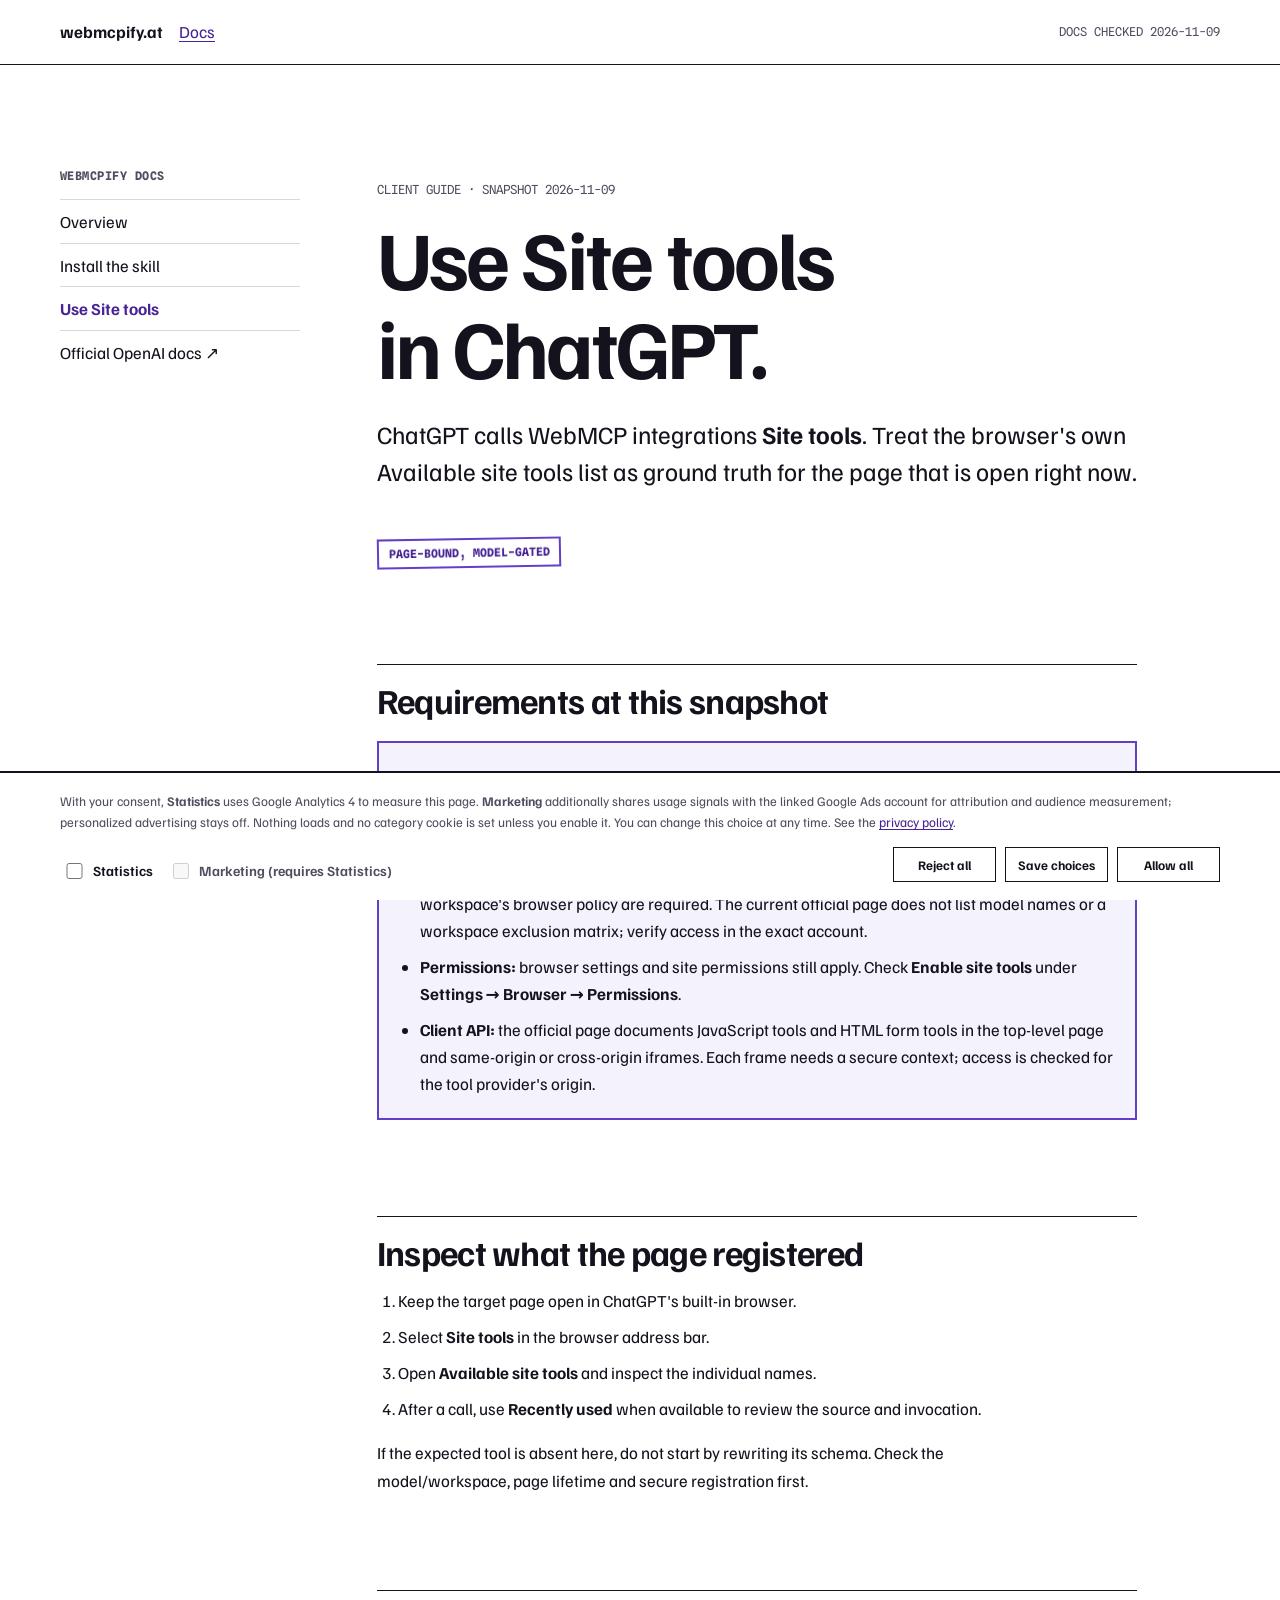
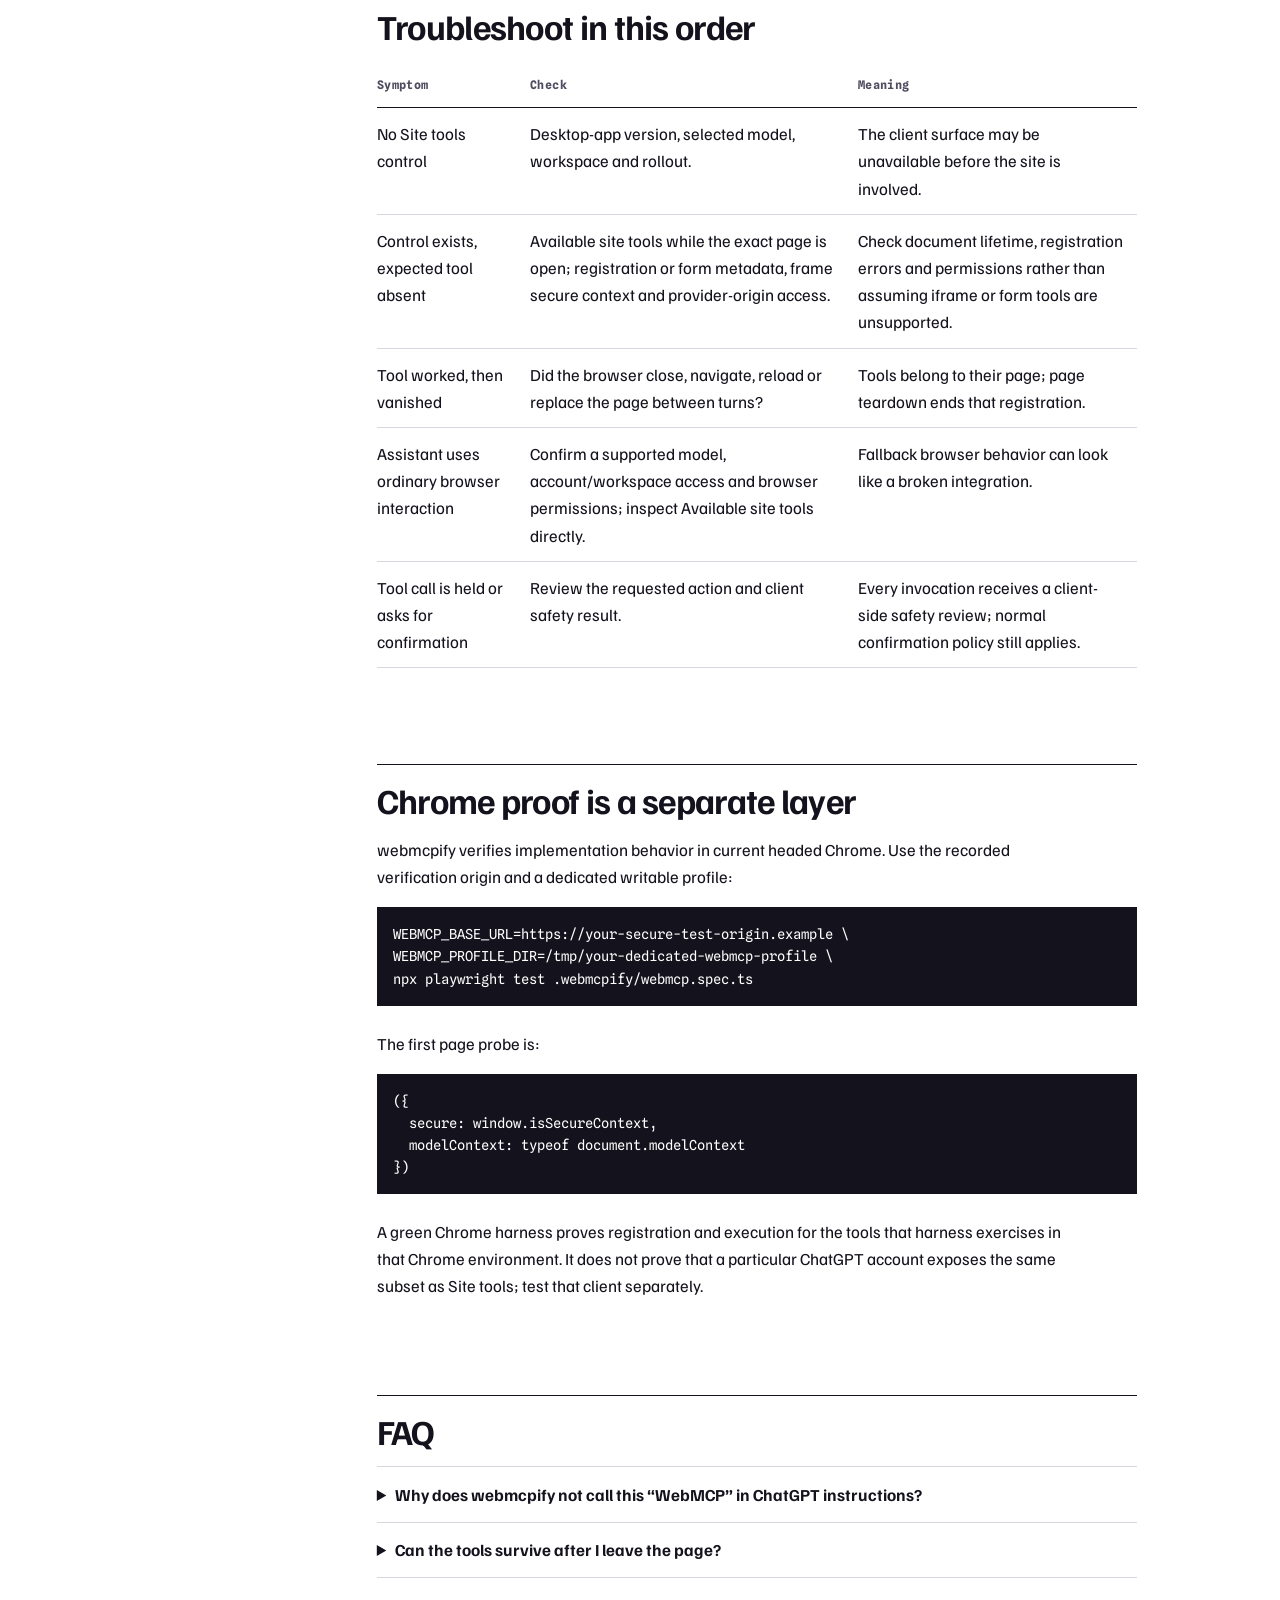
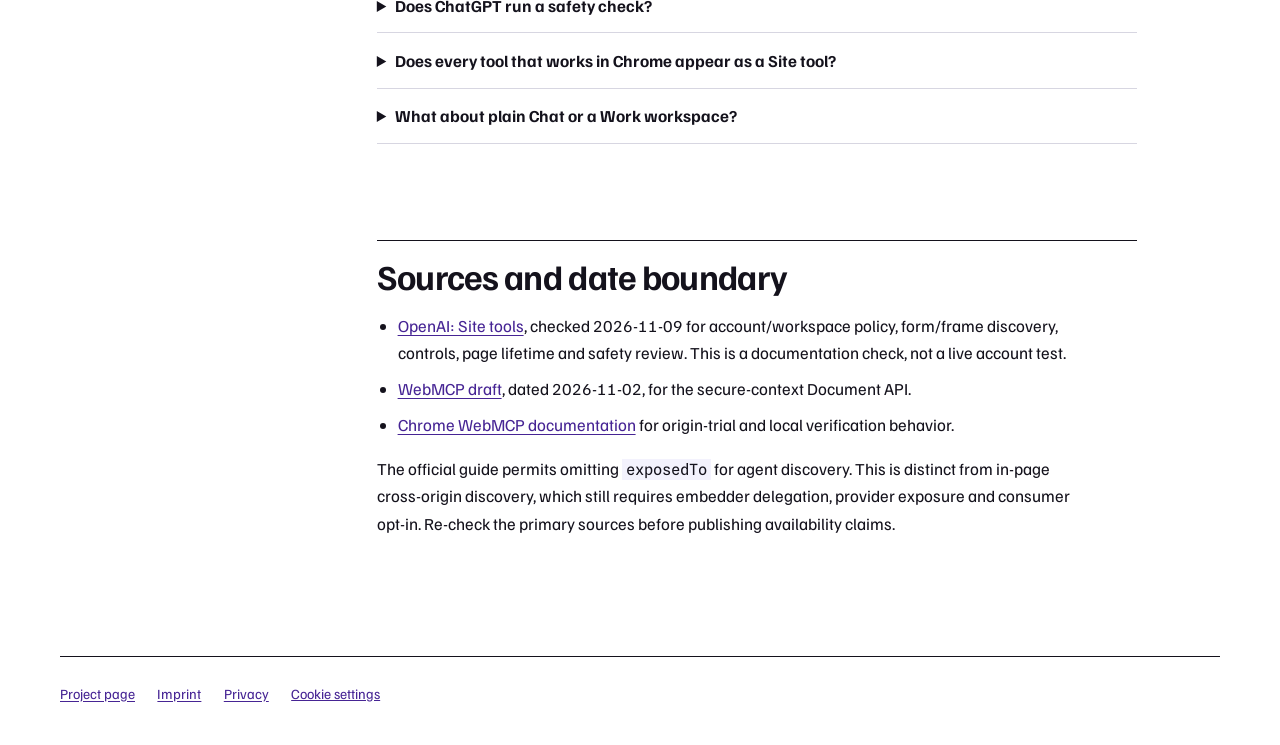
<file: docs/site-tools/index.html>
<!DOCTYPE html>
<html lang="en">
<head>
<meta charset="UTF-8">
<meta name="viewport" content="width=device-width, initial-scale=1.0">
<title>Use ChatGPT Site tools with WebMCP — webmcpify docs</title>
<meta name="description" content="Dated setup and troubleshooting guide for ChatGPT Site tools: account permissions, JavaScript and form tools, secure frames, page lifetime and Chrome verification.">
<link rel="canonical" href="https://webmcpify.at/docs/site-tools/">
<link rel="describedby" href="/llms.txt" type="text/markdown">
<link rel="webmcp" href="/.well-known/webmcp" type="application/json">
<meta property="og:type" content="article">
<meta property="og:url" content="https://webmcpify.at/docs/site-tools/">
<meta property="og:title" content="Use ChatGPT Site tools with WebMCP">
<meta property="og:description" content="Check the model, page registration, address-bar tool list and page lifetime in the right order.">
<meta property="og:image" content="https://webmcpify.at/og.png">
<link rel="icon" href="/favicon.svg" type="image/svg+xml">
<link rel="icon" href="/favicon.ico" sizes="16x16 32x32 48x48">
<link rel="apple-touch-icon" href="/apple-touch-icon.png">
<link rel="stylesheet" href="/docs/docs.css?v=061d70209a20">
</head>
<body>
<header class="topbar">
  <div class="topbar-inner">
    <a class="brand" href="/">webmcpify.at</a>
    <a href="/docs/">Docs</a>
    <span class="meta">DOCS CHECKED 2026-11-09</span>
  </div>
</header>

<div class="shell">
  <nav class="doc-nav" aria-label="Documentation">
    <strong>WEBMCPIFY DOCS</strong>
    <a href="/docs/">Overview</a>
    <a href="/webmcp-agent-skill/">Install the skill</a>
    <a href="/docs/site-tools/" aria-current="page">Use Site tools</a>
    <a href="https://learn.chatgpt.com/docs/webmcp" target="_blank" rel="noopener">Official OpenAI docs ↗</a>
  </nav>

  <main>
    <p class="meta">CLIENT GUIDE · SNAPSHOT 2026-11-09</p>
    <h1>Use Site tools in ChatGPT.</h1>
    <p class="lede">ChatGPT calls WebMCP integrations <b>Site tools</b>. Treat the browser's own Available site tools list as ground truth for the page that is open right now.</p>
    <span class="stamp">PAGE-BOUND, MODEL-GATED</span>

    <h2>Requirements at this snapshot</h2>
    <div class="requirements">
      <ul>
        <li><b>Website:</b> the page registers WebMCP from a secure context. Use HTTPS in production or a trustworthy loopback origin in development.</li>
        <li><b>ChatGPT:</b> update the desktop app, then open the website in its built-in browser.</li>
        <li><b>Model and access:</b> a supported model and access through your account or managed workspace's browser policy are required. The current official page does not list model names or a workspace exclusion matrix; verify access in the exact account.</li>
        <li><b>Permissions:</b> browser settings and site permissions still apply. Check <b>Enable site tools</b> under <b>Settings → Browser → Permissions</b>.</li>
        <li><b>Client API:</b> the official page documents JavaScript tools and HTML form tools in the top-level page and same-origin or cross-origin iframes. Each frame needs a secure context; access is checked for the tool provider's origin.</li>
      </ul>
    </div>

    <h2>Inspect what the page registered</h2>
    <ol>
      <li>Keep the target page open in ChatGPT's built-in browser.</li>
      <li>Select <b>Site tools</b> in the browser address bar.</li>
      <li>Open <b>Available site tools</b> and inspect the individual names.</li>
      <li>After a call, use <b>Recently used</b> when available to review the source and invocation.</li>
    </ol>
    <p>If the expected tool is absent here, do not start by rewriting its schema. Check the model/workspace, page lifetime and secure registration first.</p>

    <h2>Troubleshoot in this order</h2>
    <table>
      <thead><tr><th>Symptom</th><th>Check</th><th>Meaning</th></tr></thead>
      <tbody>
        <tr><td>No Site tools control</td><td>Desktop-app version, selected model, workspace and rollout.</td><td>The client surface may be unavailable before the site is involved.</td></tr>
        <tr><td>Control exists, expected tool absent</td><td>Available site tools while the exact page is open; registration or form metadata, frame secure context and provider-origin access.</td><td>Check document lifetime, registration errors and permissions rather than assuming iframe or form tools are unsupported.</td></tr>
        <tr><td>Tool worked, then vanished</td><td>Did the browser close, navigate, reload or replace the page between turns?</td><td>Tools belong to their page; page teardown ends that registration.</td></tr>
        <tr><td>Assistant uses ordinary browser interaction</td><td>Confirm a supported model, account/workspace access and browser permissions; inspect Available site tools directly.</td><td>Fallback browser behavior can look like a broken integration.</td></tr>
        <tr><td>Tool call is held or asks for confirmation</td><td>Review the requested action and client safety result.</td><td>Every invocation receives a client-side safety review; normal confirmation policy still applies.</td></tr>
      </tbody>
    </table>

    <h2>Chrome proof is a separate layer</h2>
    <p>webmcpify verifies implementation behavior in current headed Chrome. Use the recorded verification origin and a dedicated writable profile:</p>
    <pre><code>WEBMCP_BASE_URL=https://your-secure-test-origin.example \
WEBMCP_PROFILE_DIR=/tmp/your-dedicated-webmcp-profile \
npx playwright test .webmcpify/webmcp.spec.ts</code></pre>
    <p>The first page probe is:</p>
    <pre><code>({
  secure: window.isSecureContext,
  modelContext: typeof document.modelContext
})</code></pre>
    <p>A green Chrome harness proves registration and execution for the tools that harness exercises in that Chrome environment. It does not prove that a particular ChatGPT account exposes the same subset as Site tools; test that client separately.</p>

    <h2>FAQ</h2>
    <div class="faq">
      <details>
        <summary>Why does webmcpify not call this “WebMCP” in ChatGPT instructions?</summary>
        <p>Because the client label is <b>Site tools</b>. WebMCP is the underlying web API; Available site tools is the control a ChatGPT user can actually inspect.</p>
      </details>
      <details>
        <summary>Can the tools survive after I leave the page?</summary>
        <p>No compatibility promise says they can. Official OpenAI documentation states that closing or navigating away can make page-owned tools unavailable.</p>
      </details>
      <details>
        <summary>Does ChatGPT run a safety check?</summary>
        <p>Yes. The official guide says each built-in-browser invocation receives a safety review, and ordinary access and confirmation rules continue to apply.</p>
      </details>
      <details>
        <summary>Does every tool that works in Chrome appear as a Site tool?</summary>
        <p>No account-level compatibility promise follows from a Chrome test. The official guide checked 2026-11-09 documents JavaScript registration, HTML forms and secure same-origin or cross-origin iframes. Verify the actual account, provider-origin permissions and Available site tools list.</p>
      </details>
      <details>
        <summary>What about plain Chat or a Work workspace?</summary>
        <p>A single session on 2026-08-26/27 observed plain Chat handing the task to Work mode and one Work workspace offering Site tools. That is a dated account/UI observation, not a published availability guarantee. Verify the exact account.</p>
      </details>
    </div>

    <h2>Sources and date boundary</h2>
    <ul>
      <li><a href="https://learn.chatgpt.com/docs/webmcp" target="_blank" rel="noopener">OpenAI: Site tools</a>, checked 2026-11-09 for account/workspace policy, form/frame discovery, controls, page lifetime and safety review. This is a documentation check, not a live account test.</li>
      <li><a href="https://webmachinelearning.github.io/webmcp/" target="_blank" rel="noopener">WebMCP draft</a>, dated 2026-11-02, for the secure-context Document API.</li>
      <li><a href="https://developer.chrome.com/docs/ai/webmcp" target="_blank" rel="noopener">Chrome WebMCP documentation</a> for origin-trial and local verification behavior.</li>
    </ul>
    <p>The official guide permits omitting <code>exposedTo</code> for agent discovery. This is distinct from in-page cross-origin discovery, which still requires embedder delegation, provider exposure and consumer opt-in. Re-check the primary sources before publishing availability claims.</p>
  </main>
</div>

<footer>
  <a href="/">Project page</a>
  <a href="/imprint.html">Imprint</a>
  <a href="/privacy.html">Privacy</a>
  <button type="button" class="foot-btn" data-consent-open hidden>Cookie settings</button>
</footer>

<div class="consent" id="consent" role="region" aria-label="Cookie consent" hidden>
  <div class="consent-inner">
    <p class="consent-text">With your consent, <b>Statistics</b> uses Google Analytics 4 to measure this page. <b>Marketing</b> additionally shares usage signals with the linked Google Ads account for attribution and audience measurement; personalized advertising stays off. Nothing loads and no category cookie is set unless you enable it. You can change this choice at any time. See the <a href="/privacy.html">privacy policy</a>.</p>
    <div class="consent-controls">
      <fieldset class="consent-cats">
        <legend class="sr-only">Consent categories</legend>
        <label class="consent-cat"><input type="checkbox" data-consent-cat="statistics"> Statistics</label>
        <label class="consent-cat"><input type="checkbox" data-consent-cat="marketing" disabled> Marketing (requires Statistics)</label>
      </fieldset>
      <div class="consent-actions">
        <button type="button" class="btn" data-consent-decline>Reject all</button>
        <button type="button" class="btn" data-consent-save>Save choices</button>
        <button type="button" class="btn" data-consent-accept>Allow all</button>
      </div>
    </div>
  </div>
</div>
<script type="module" src="/consent.js"></script>
</body>
</html>
</file>
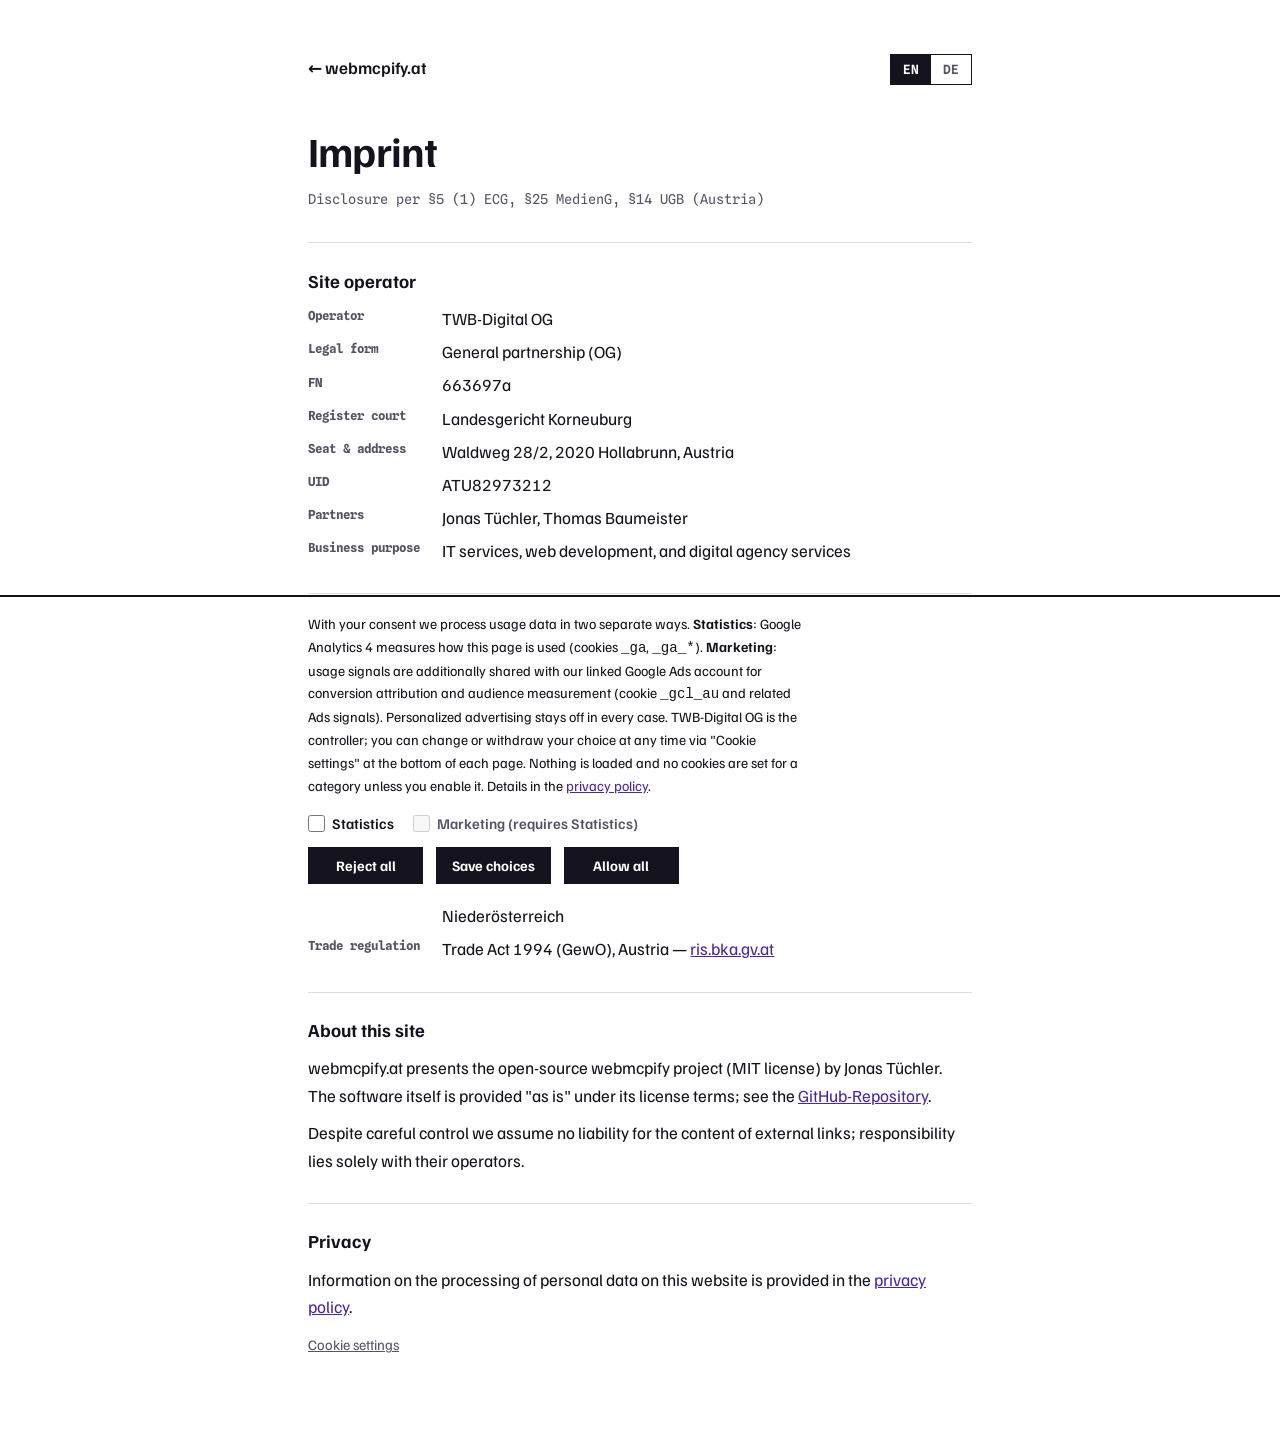
<file: imprint.html>
<!DOCTYPE html>
<html lang="en" data-lang="en">
<head>
<meta charset="UTF-8">
<meta name="viewport" content="width=device-width, initial-scale=1.0">
<title>Imprint — webmcpify.at</title>
<meta name="robots" content="noindex, follow">
<link rel="canonical" href="https://webmcpify.at/imprint.html">
<link rel="describedby" href="/llms.txt" type="text/markdown">
<link rel="webmcp" href="/.well-known/webmcp" type="application/json">
<link rel="icon" href="data:image/svg+xml,%3Csvg xmlns='http://www.w3.org/2000/svg' viewBox='0 0 64 64'%3E%3Crect width='64' height='64' rx='12' fill='%235f3dc4'/%3E%3Ctext x='32' y='44' font-family='monospace' font-size='36' font-weight='700' fill='white' text-anchor='middle'%3Ew%3C/text%3E%3C/svg%3E">
<link rel="stylesheet" href="/fonts/fonts.css">
<style>
  :root {
    --bg: oklch(1 0 0); --ink: oklch(0.19 0.02 290); --muted: oklch(0.45 0.03 290);
    --hairline: oklch(0.9 0.01 290); --primary: oklch(0.49 0.2 290); --primary-ink: oklch(0.4 0.18 290);
    --font-sans: "Familjen Grotesk", "Segoe UI", system-ui, sans-serif;
    --font-mono: "Spline Sans Mono", ui-monospace, monospace;
  }
  * { margin: 0; padding: 0; box-sizing: border-box; }
  body { background: var(--bg); color: var(--ink); font-family: var(--font-sans); font-size: 1.0625rem; line-height: 1.62; -webkit-font-smoothing: antialiased; }
  :where([data-lang="en"]) :where([lang="de"]) { display: none !important; }
  :where([data-lang="de"]) :where([lang="en"]) { display: none !important; }
  .wrap { max-width: 760px; margin-inline: auto; padding: clamp(2rem, 6vh, 4rem) clamp(1.25rem, 4vw, 3rem) 4rem; }
  a { color: var(--primary-ink); }
  h1 { font-size: clamp(1.9rem, 4vw, 2.6rem); font-weight: 700; letter-spacing: -0.02em; margin-bottom: 0.4rem; }
  .sub { color: var(--muted); font: 400 0.85rem var(--font-mono); margin-bottom: 2.2rem; }
  h2 { font-size: 1.15rem; font-weight: 700; margin: 1.8rem 0 0.6rem; padding-top: 1.4rem; border-top: 1px solid var(--hairline); }
  dl { display: grid; grid-template-columns: max-content 1fr; gap: 0.35rem 1.4rem; }
  dt { font: 700 0.78rem var(--font-mono); color: var(--muted); padding-top: 0.2rem; }
  p { color: var(--ink); max-width: 68ch; margin-bottom: 0.6rem; }
  .top { display: flex; justify-content: space-between; align-items: baseline; gap: 1rem; margin-bottom: 2rem; }
  .top a.back { text-decoration: none; font-weight: 600; color: var(--ink); }
  .top a.back:hover { color: var(--primary-ink); }
  .lang-toggle { display: flex; border: 1px solid var(--ink); overflow: hidden; }
  .lang-toggle button { font: 600 0.8rem var(--font-mono); background: var(--bg); border: 0; color: var(--muted); padding: 0.45rem 0.75rem; cursor: pointer; }
  .lang-toggle button[aria-pressed="true"] { background: var(--ink); color: var(--bg); }
  :focus-visible { outline: 2px solid var(--primary); outline-offset: 3px; }
  /* Consent banner (shared with the start page): non-modal, all actions
     identical .btn styling — equal visual weight by design. */
  .btn {
    display: inline-flex; align-items: center; background: var(--ink); color: var(--bg);
    font-family: var(--font-sans); font-weight: 700; font-size: 0.9rem;
    padding: 0.6rem 1rem; border: 0; cursor: pointer;
  }
  .btn:hover { background: var(--primary); }
  .foot-btn {
    font: inherit; font-size: 0.9rem; color: var(--muted); background: none; border: 0;
    padding: 0; cursor: pointer; text-decoration: underline;
  }
  .foot-btn:hover { color: var(--ink); }
  .consent { position: fixed; inset: auto 0 0 0; z-index: 50; background: var(--bg); border-top: 2px solid var(--ink); }
  .consent-inner {
    max-width: 760px; margin-inline: auto; padding: 1rem clamp(1.25rem, 4vw, 3rem);
    display: flex; flex-wrap: wrap; gap: 0.9rem 2rem; align-items: center;
    max-height: calc(100dvh - 2rem); overflow-y: auto;
  }
  .consent-text { font-size: 0.88rem; max-width: 62ch; flex: 1 1 34ch; margin: 0; }
  .consent-controls { display: flex; flex-direction: column; gap: 0.7rem; }
  .consent-cats { display: flex; gap: 1.2rem; flex-wrap: wrap; border: 0; padding: 0; margin: 0; }
  .consent-cat { display: inline-flex; align-items: center; gap: 0.45rem; font-weight: 600; font-size: 0.92rem; cursor: pointer; }
  .consent-cat:has(input:disabled) { color: var(--muted); cursor: not-allowed; }
  .consent-cat input { width: 1.05rem; height: 1.05rem; accent-color: var(--primary); margin: 0; }
  /* Grid, not wrapping flex: a wrapped flex line distributes free space on
     its own, so a lone "Allow all" would stretch across a full row and read
     as the prominent option. Equal columns, or equal full-width rows. */
  .consent-actions { display: grid; grid-template-columns: repeat(3, minmax(0, 1fr)); gap: 0.8rem; }
  .consent-actions .btn { justify-content: center; }
  @media (max-width: 560px) { .consent-actions { grid-template-columns: minmax(0, 1fr); } }
  .sr-only { position: absolute; width: 1px; height: 1px; padding: 0; margin: -1px; overflow: hidden; clip-path: inset(50%); white-space: nowrap; }
</style>
</head>
<body>
<div class="wrap">
  <div class="top">
    <a class="back" href="/">← webmcpify.at</a>
    <div class="lang-toggle" role="group" aria-label="Language">
      <button type="button" data-set-lang="en" aria-pressed="true">EN</button>
      <button type="button" data-set-lang="de" aria-pressed="false">DE</button>
    </div>
  </div>
  <h1><span lang="en">Imprint</span><span lang="de">Impressum</span></h1>
  <p class="sub"><span lang="en">Disclosure per §5 (1) ECG, §25 MedienG, §14 UGB (Austria)</span><span lang="de">Offenlegung gemäß §5 (1) ECG, §25 MedienG und §14 UGB</span></p>

  <h2><span lang="en">Site operator</span><span lang="de">Betreiber</span></h2>
  <dl>
    <dt><span lang="en">Operator</span><span lang="de">Betreiber</span></dt><dd>TWB-Digital OG</dd>
    <dt><span lang="en">Legal form</span><span lang="de">Rechtsform</span></dt><dd><span lang="en">General partnership (OG)</span><span lang="de">Offene Gesellschaft</span></dd>
    <dt>FN</dt><dd>663697a</dd>
    <dt><span lang="en">Register court</span><span lang="de">Firmenbuch</span></dt><dd>Landesgericht Korneuburg</dd>
    <dt><span lang="en">Seat &amp; address</span><span lang="de">Sitz &amp; Anschrift</span></dt><dd>Waldweg 28/2, 2020 Hollabrunn, <span lang="en">Austria</span><span lang="de">Österreich</span></dd>
    <dt>UID</dt><dd>ATU82973212</dd>
    <dt><span lang="en">Partners</span><span lang="de">Gesellschafter</span></dt><dd>Jonas Tüchler, Thomas Baumeister</dd>
    <dt><span lang="en">Business purpose</span><span lang="de">Gegenstand</span></dt><dd><span lang="en">IT services, web development, and digital agency services</span><span lang="de">IT-Dienstleistungen, Webentwicklung und digitale Agenturdienstleistungen</span></dd>
  </dl>

  <h2><span lang="en">Contact</span><span lang="de">Kontakt</span></h2>
  <dl>
    <dt><span lang="en">Contact person</span><span lang="de">Ansprechpartner</span></dt><dd>Jonas Tüchler</dd>
    <dt><span lang="en">Phone</span><span lang="de">Telefon</span></dt><dd><a href="tel:+436507939867">+43 650 7939867</a></dd>
    <dt>E-Mail</dt><dd><a href="mailto:mail@jonastuechler.at">mail@jonastuechler.at</a></dd>
  </dl>

  <h2><span lang="en">Supervision & membership</span><span lang="de">Aufsicht & Mitgliedschaft</span></h2>
  <dl>
    <dt><span lang="en">Authority</span><span lang="de">Aufsicht</span></dt><dd>Bezirkshauptmannschaft Hollabrunn</dd>
    <dt><span lang="en">Membership</span><span lang="de">Mitgliedschaft</span></dt><dd>Wirtschaftskammer Österreich (WKO), Fachgruppe UBIT, Landesstelle Niederösterreich</dd>
    <dt><span lang="en">Trade regulation</span><span lang="de">Rechtsvorschrift</span></dt><dd><span lang="en">Trade Act 1994 (GewO), Austria — </span><span lang="de">Gewerbeordnung 1994 (GewO) — </span><a href="https://www.ris.bka.gv.at" target="_blank" rel="noopener">ris.bka.gv.at</a></dd>
  </dl>

  <h2><span lang="en">About this site</span><span lang="de">Über diese Seite</span></h2>
  <p><span lang="en">webmcpify.at presents the open-source webmcpify project (MIT license) by Jonas Tüchler. The software itself is provided "as is" under its license terms; see the</span><span lang="de">webmcpify.at präsentiert das Open-Source-Projekt webmcpify (MIT-Lizenz) von Jonas Tüchler. Die Software selbst wird ohne Gewähr („as is“ im Sinne der MIT-Lizenz) unter ihren Lizenzbedingungen bereitgestellt; siehe das</span> <a href="https://github.com/TueJon/webmcpify" target="_blank" rel="noopener">GitHub-Repository</a>.</p>
  <p><span lang="en">Despite careful control we assume no liability for the content of external links; responsibility lies solely with their operators.</span><span lang="de">Trotz sorgfältiger inhaltlicher Kontrolle übernehmen wir keine Haftung für die Inhalte externer Links. Für den Inhalt der verlinkten Seiten sind ausschließlich deren Betreiber verantwortlich.</span></p>

  <h2><span lang="en">Privacy</span><span lang="de">Datenschutz</span></h2>
  <p><span lang="en">Information on the processing of personal data on this website is provided in the</span><span lang="de">Informationen zur Verarbeitung personenbezogener Daten auf dieser Website finden Sie in der</span> <a href="/privacy.html"><span lang="en">privacy policy</span><span lang="de">Datenschutzerklärung</span></a>.</p>
  <p><button type="button" class="foot-btn" data-consent-open hidden><span lang="en">Cookie settings</span><span lang="de">Cookie-Einstellungen</span></button></p>
</div>

<div class="consent" id="consent" role="region" aria-label="Cookie consent" hidden>
  <div class="consent-inner">
    <p class="consent-text">
      <span lang="en">With your consent we process usage data in two separate ways.
      <b>Statistics</b>: Google Analytics 4 measures how this page is used (cookies
      <code>_ga</code>, <code>_ga_*</code>). <b>Marketing</b>: usage signals are
      additionally shared with our linked Google Ads account for conversion attribution
      and audience measurement (cookie <code>_gcl_au</code> and related Ads signals).
      Personalized advertising stays off in every case. TWB-Digital OG is the
      controller; you can change or withdraw your choice at any time via "Cookie
      settings" at the bottom of each page. Nothing is loaded and no cookies
      are set for a category unless you enable it. Details in the
      <a href="/privacy.html">privacy policy</a>.</span>
      <span lang="de">Mit Ihrer Einwilligung verarbeiten wir Nutzungsdaten auf zwei
      getrennten Wegen. <b>Statistik</b>: Google Analytics 4 misst die Nutzung dieser
      Seite (Cookies <code>_ga</code>, <code>_ga_*</code>). <b>Marketing</b>:
      Nutzungssignale werden zusätzlich mit unserem verknüpften Google-Ads-Konto zur
      Conversion-Zuordnung und Zielgruppenmessung geteilt (Cookie <code>_gcl_au</code>
      und verwandte Ads-Signale). Personalisierte Werbung bleibt in jedem Fall
      deaktiviert. Verantwortlicher ist die TWB-Digital OG; Sie können Ihre Wahl
      jederzeit über „Cookie-Einstellungen“ am Ende jeder Seite ändern oder widerrufen.
      Ohne Aktivierung wird für die jeweilige Kategorie nichts geladen und
      kein Cookie gesetzt. Details in der
      <a href="/privacy.html">Datenschutzerklärung</a>.</span>
    </p>
    <div class="consent-controls">
      <fieldset class="consent-cats">
        <legend class="sr-only"><span lang="en">Consent categories</span><span lang="de">Einwilligungskategorien</span></legend>
        <label class="consent-cat">
          <input type="checkbox" data-consent-cat="statistics">
          <span lang="en">Statistics</span><span lang="de">Statistik</span>
        </label>
        <label class="consent-cat">
          <input type="checkbox" data-consent-cat="marketing" disabled>
          <span lang="en">Marketing (requires Statistics)</span><span lang="de">Marketing (setzt Statistik voraus)</span>
        </label>
      </fieldset>
      <div class="consent-actions">
        <button type="button" class="btn" data-consent-decline><span lang="en">Reject all</span><span lang="de">Alle ablehnen</span></button>
        <button type="button" class="btn" data-consent-save><span lang="en">Save choices</span><span lang="de">Auswahl speichern</span></button>
        <button type="button" class="btn" data-consent-accept><span lang="en">Allow all</span><span lang="de">Alle erlauben</span></button>
      </div>
    </div>
  </div>
</div>
<script>
  // Persistence only on explicit request (toggle click), never on the
  // automatic first-load detection (§165(3) TKG strictly-necessary storage).
  const setLang = (l) => {
    document.documentElement.dataset.lang = l;
    document.documentElement.lang = l;
    document.querySelectorAll("[data-set-lang]").forEach(b =>
      b.setAttribute("aria-pressed", String(b.dataset.setLang === l)));
    document.querySelectorAll(".lang-toggle").forEach(g =>
      g.setAttribute("aria-label", l === "de" ? "Sprache" : "Language"));
  };
  const persistLang = (l) => { try { localStorage.setItem("wmcp-lang", l); } catch {} };
  document.querySelectorAll("[data-set-lang]").forEach(b =>
    b.addEventListener("click", () => { setLang(b.dataset.setLang); persistLang(b.dataset.setLang); }));
  let saved = null;
  try { saved = localStorage.getItem("wmcp-lang"); } catch {}
  setLang(saved || (navigator.language?.startsWith("de") ? "de" : "en"));
</script>
<script type="module" src="/consent.js"></script>
</body>
</html>
</file>
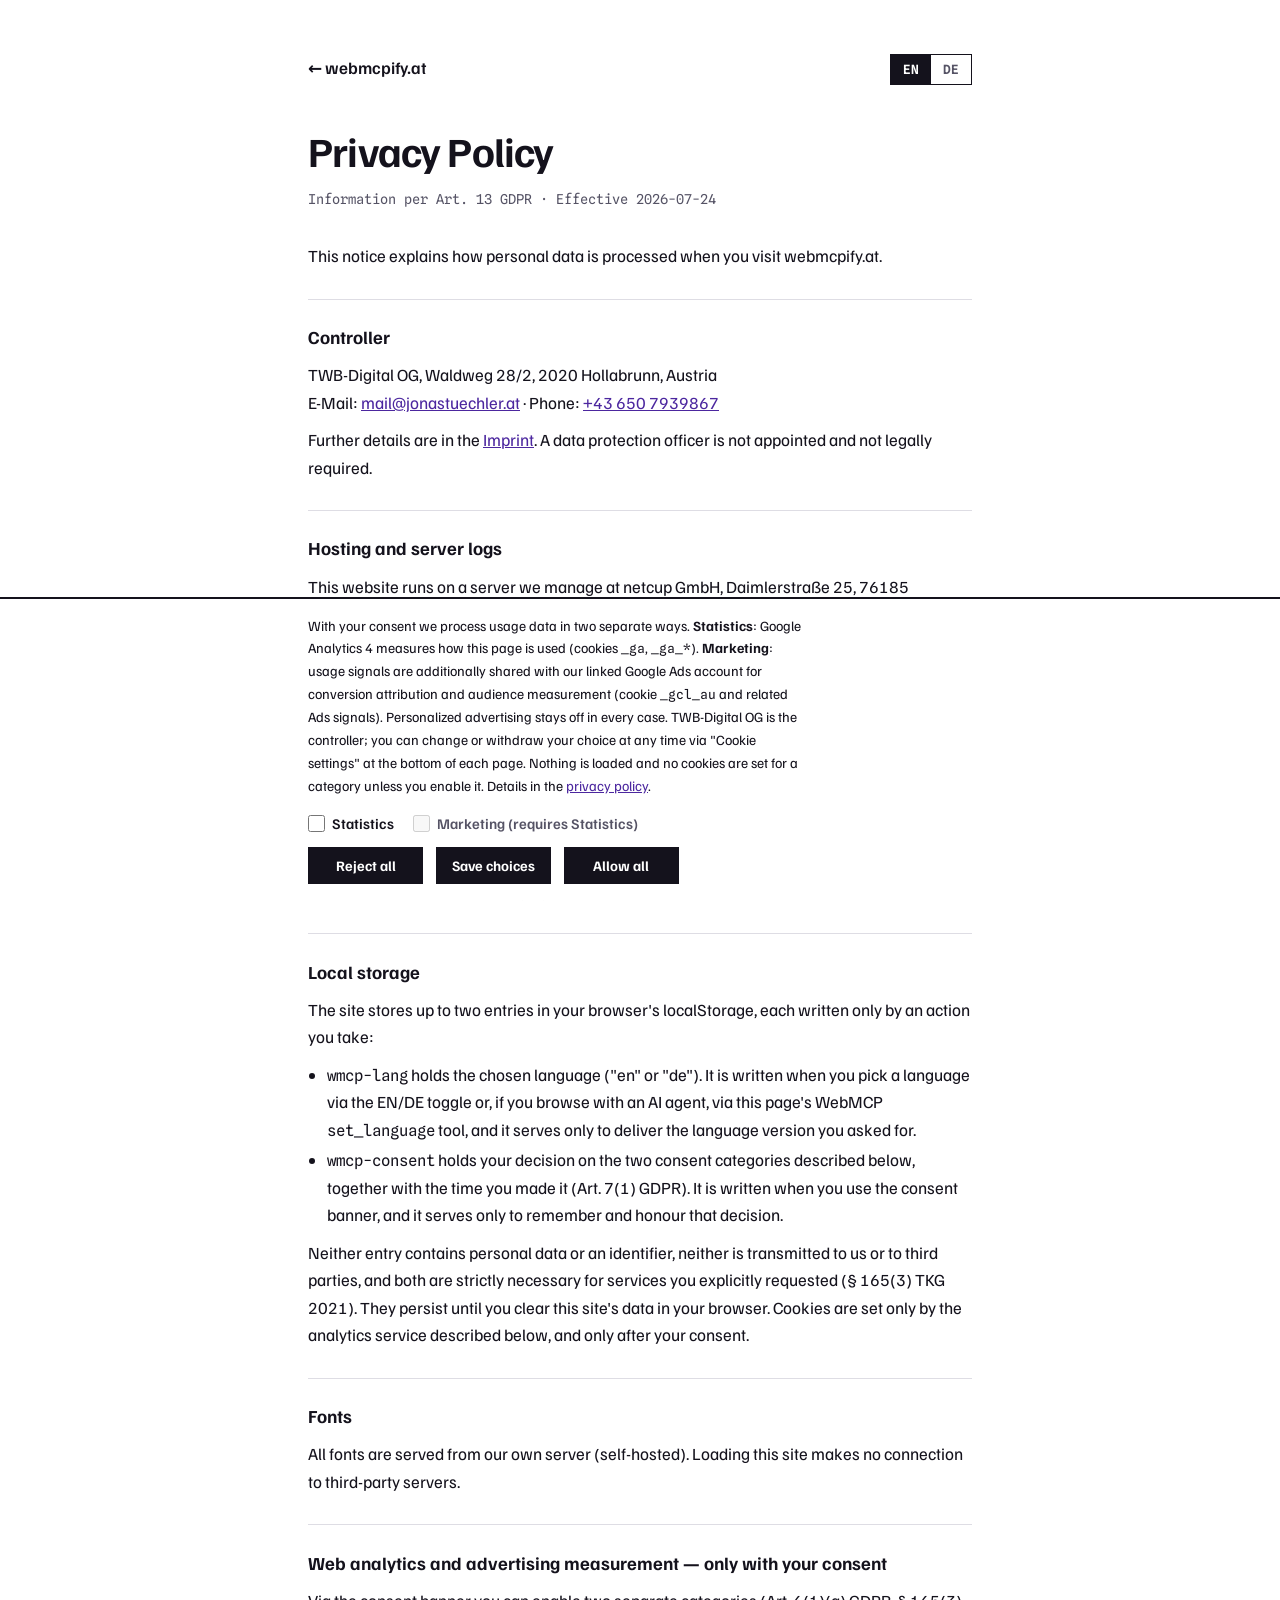
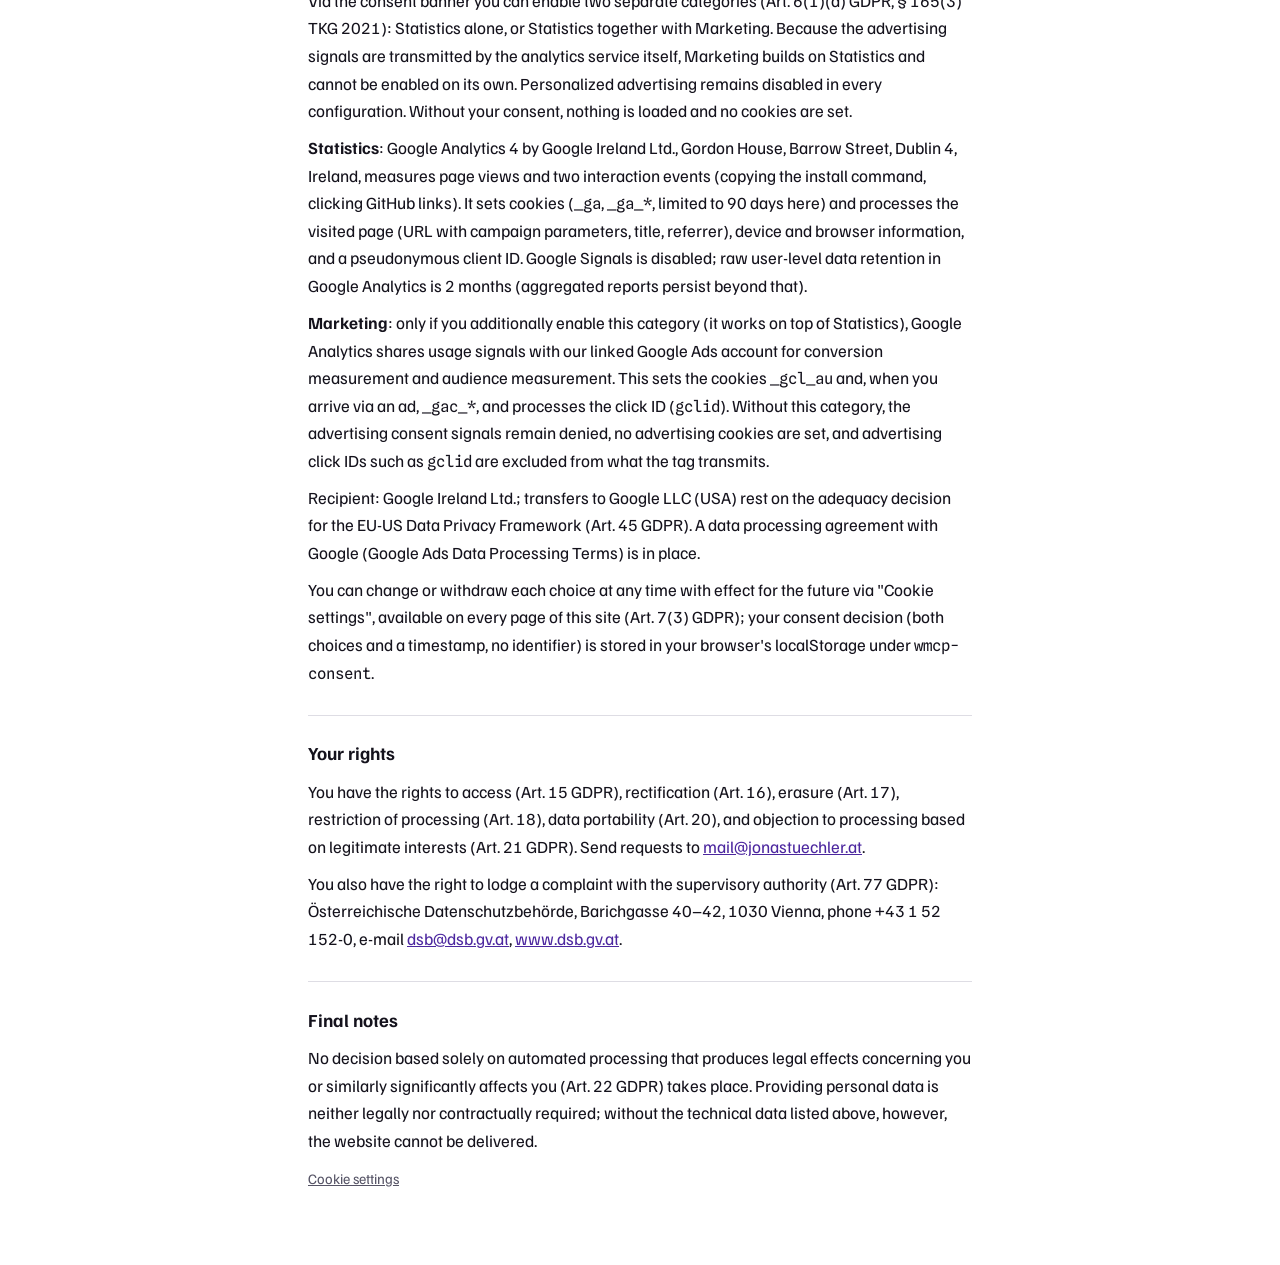
<file: privacy.html>
<!DOCTYPE html>
<html lang="en" data-lang="en">
<head>
<meta charset="UTF-8">
<meta name="viewport" content="width=device-width, initial-scale=1.0">
<title>Privacy — webmcpify.at</title>
<meta name="robots" content="noindex, follow">
<link rel="canonical" href="https://webmcpify.at/privacy.html">
<link rel="describedby" href="/llms.txt" type="text/markdown">
<link rel="webmcp" href="/.well-known/webmcp" type="application/json">
<link rel="icon" href="data:image/svg+xml,%3Csvg xmlns='http://www.w3.org/2000/svg' viewBox='0 0 64 64'%3E%3Crect width='64' height='64' rx='12' fill='%235f3dc4'/%3E%3Ctext x='32' y='44' font-family='monospace' font-size='36' font-weight='700' fill='white' text-anchor='middle'%3Ew%3C/text%3E%3C/svg%3E">
<link rel="stylesheet" href="/fonts/fonts.css">
<style>
  :root {
    --bg: oklch(1 0 0); --ink: oklch(0.19 0.02 290); --muted: oklch(0.45 0.03 290);
    --hairline: oklch(0.9 0.01 290); --primary: oklch(0.49 0.2 290); --primary-ink: oklch(0.4 0.18 290);
    --font-sans: "Familjen Grotesk", "Segoe UI", system-ui, sans-serif;
    --font-mono: "Spline Sans Mono", ui-monospace, monospace;
  }
  * { margin: 0; padding: 0; box-sizing: border-box; }
  body { background: var(--bg); color: var(--ink); font-family: var(--font-sans); font-size: 1.0625rem; line-height: 1.62; -webkit-font-smoothing: antialiased; }
  :where([data-lang="en"]) :where([lang="de"]) { display: none !important; }
  :where([data-lang="de"]) :where([lang="en"]) { display: none !important; }
  .wrap { max-width: 760px; margin-inline: auto; padding: clamp(2rem, 6vh, 4rem) clamp(1.25rem, 4vw, 3rem) 4rem; }
  a { color: var(--primary-ink); }
  h1 { font-size: clamp(1.9rem, 4vw, 2.6rem); font-weight: 700; letter-spacing: -0.02em; margin-bottom: 0.4rem; }
  .sub { color: var(--muted); font: 400 0.85rem var(--font-mono); margin-bottom: 2.2rem; }
  h2 { font-size: 1.15rem; font-weight: 700; margin: 1.8rem 0 0.6rem; padding-top: 1.4rem; border-top: 1px solid var(--hairline); }
  p { color: var(--ink); max-width: 68ch; margin-bottom: 0.6rem; }
  ul { max-width: 68ch; margin: 0 0 0.6rem 1.2rem; }
  li { margin-bottom: 0.2rem; }
  code { font-family: var(--font-mono); font-size: 0.92em; }
  .top { display: flex; justify-content: space-between; align-items: baseline; gap: 1rem; margin-bottom: 2rem; }
  .top a.back { text-decoration: none; font-weight: 600; color: var(--ink); }
  .top a.back:hover { color: var(--primary-ink); }
  .lang-toggle { display: flex; border: 1px solid var(--ink); overflow: hidden; }
  .lang-toggle button { font: 600 0.8rem var(--font-mono); background: var(--bg); border: 0; color: var(--muted); padding: 0.45rem 0.75rem; cursor: pointer; }
  .lang-toggle button[aria-pressed="true"] { background: var(--ink); color: var(--bg); }
  :focus-visible { outline: 2px solid var(--primary); outline-offset: 3px; }
  /* Consent banner (shared with the start page): non-modal, all actions
     identical .btn styling — equal visual weight by design. */
  .btn {
    display: inline-flex; align-items: center; background: var(--ink); color: var(--bg);
    font-family: var(--font-sans); font-weight: 700; font-size: 0.9rem;
    padding: 0.6rem 1rem; border: 0; cursor: pointer;
  }
  .btn:hover { background: var(--primary); }
  .foot-btn {
    font: inherit; font-size: 0.9rem; color: var(--muted); background: none; border: 0;
    padding: 0; cursor: pointer; text-decoration: underline;
  }
  .foot-btn:hover { color: var(--ink); }
  .consent { position: fixed; inset: auto 0 0 0; z-index: 50; background: var(--bg); border-top: 2px solid var(--ink); }
  .consent-inner {
    max-width: 760px; margin-inline: auto; padding: 1rem clamp(1.25rem, 4vw, 3rem);
    display: flex; flex-wrap: wrap; gap: 0.9rem 2rem; align-items: center;
    max-height: calc(100dvh - 2rem); overflow-y: auto;
  }
  .consent-text { font-size: 0.88rem; max-width: 62ch; flex: 1 1 34ch; margin: 0; }
  .consent-controls { display: flex; flex-direction: column; gap: 0.7rem; }
  .consent-cats { display: flex; gap: 1.2rem; flex-wrap: wrap; border: 0; padding: 0; margin: 0; }
  .consent-cat { display: inline-flex; align-items: center; gap: 0.45rem; font-weight: 600; font-size: 0.92rem; cursor: pointer; }
  .consent-cat:has(input:disabled) { color: var(--muted); cursor: not-allowed; }
  .consent-cat input { width: 1.05rem; height: 1.05rem; accent-color: var(--primary); margin: 0; }
  /* Grid, not wrapping flex: a wrapped flex line distributes free space on
     its own, so a lone "Allow all" would stretch across a full row and read
     as the prominent option. Equal columns, or equal full-width rows. */
  .consent-actions { display: grid; grid-template-columns: repeat(3, minmax(0, 1fr)); gap: 0.8rem; }
  .consent-actions .btn { justify-content: center; }
  @media (max-width: 560px) { .consent-actions { grid-template-columns: minmax(0, 1fr); } }
  .sr-only { position: absolute; width: 1px; height: 1px; padding: 0; margin: -1px; overflow: hidden; clip-path: inset(50%); white-space: nowrap; }
</style>
</head>
<body>
<div class="wrap">
  <div class="top">
    <a class="back" href="/">← webmcpify.at</a>
    <div class="lang-toggle" role="group" aria-label="Language">
      <button type="button" data-set-lang="en" aria-pressed="true">EN</button>
      <button type="button" data-set-lang="de" aria-pressed="false">DE</button>
    </div>
  </div>
  <h1><span lang="en">Privacy Policy</span><span lang="de">Datenschutzerklärung</span></h1>
  <p class="sub"><span lang="en">Information per Art. 13 GDPR · Effective 2026-07-24</span><span lang="de">Information gemäß Art. 13 DSGVO · Stand 24.07.2026</span></p>

  <p><span lang="en">This notice explains how personal data is processed when you visit webmcpify.at.</span><span lang="de">Diese Erklärung informiert über die Verarbeitung personenbezogener Daten beim Besuch von webmcpify.at.</span></p>

  <h2><span lang="en">Controller</span><span lang="de">Verantwortlicher</span></h2>
  <p>TWB-Digital OG, Waldweg 28/2, 2020 Hollabrunn, <span lang="en">Austria</span><span lang="de">Österreich</span><br>
  E-Mail: <a href="mailto:mail@jonastuechler.at">mail@jonastuechler.at</a> · <span lang="en">Phone</span><span lang="de">Telefon</span>: <a href="tel:+436507939867">+43 650 7939867</a></p>
  <p><span lang="en">Further details are in the <a href="/imprint.html">Imprint</a>. A data protection officer is not appointed and not legally required.</span><span lang="de">Weitere Angaben finden Sie im <a href="/imprint.html">Impressum</a>. Ein Datenschutzbeauftragter ist nicht bestellt und gesetzlich nicht erforderlich.</span></p>

  <h2><span lang="en">Hosting and server logs</span><span lang="de">Hosting und Server-Logs</span></h2>
  <p><span lang="en">This website runs on a server we manage at netcup GmbH, Daimlerstraße 25, 76185 Karlsruhe, Germany (EU server location). When you access the site, the web server automatically processes:</span><span lang="de">Diese Website läuft auf einem von uns verwalteten Server der netcup GmbH, Daimlerstraße 25, 76185 Karlsruhe, Deutschland (Serverstandort EU). Beim Aufruf verarbeitet der Webserver automatisch:</span></p>
  <ul>
    <li><span lang="en">IP address of your device</span><span lang="de">IP-Adresse Ihres Geräts</span></li>
    <li><span lang="en">date and time of access</span><span lang="de">Datum und Uhrzeit des Zugriffs</span></li>
    <li><span lang="en">requested URL, HTTP status code, and bytes transferred</span><span lang="de">aufgerufene URL, HTTP-Statuscode und übertragene Datenmenge</span></li>
    <li><span lang="en">referrer URL and user agent (browser/operating system)</span><span lang="de">Referrer-URL und User-Agent (Browser/Betriebssystem)</span></li>
  </ul>
  <p><span lang="en">The legal basis is our legitimate interest in operating the website securely and reliably, in particular troubleshooting and defending against attacks (Art. 6(1)(f) GDPR). Log files are deleted automatically after 14 days, are not merged with other data, and are not shared with third parties. A data processing agreement per Art. 28 GDPR is in place with netcup GmbH.</span><span lang="de">Rechtsgrundlage ist unser berechtigtes Interesse am sicheren und stabilen Betrieb der Website, insbesondere zur Fehleranalyse und Abwehr von Angriffen (Art. 6 Abs. 1 lit. f DSGVO). Die Logdateien werden nach 14 Tagen automatisch gelöscht, nicht mit anderen Daten zusammengeführt und nicht an Dritte weitergegeben. Mit der netcup GmbH besteht ein Auftragsverarbeitungsvertrag gemäß Art. 28 DSGVO.</span></p>

  <h2><span lang="en">Local storage</span><span lang="de">Lokale Speicherung (localStorage)</span></h2>
  <p><span lang="en">The site stores up to two entries in your browser's localStorage, each written only by an action you take:</span><span lang="de">Die Website speichert bis zu zwei Einträge im localStorage Ihres Browsers, die jeweils nur durch eine Aktion von Ihnen geschrieben werden:</span></p>
  <ul>
    <li><span lang="en"><code>wmcp-lang</code> holds the chosen language ("en" or "de"). It is written when you pick a language via the EN/DE toggle or, if you browse with an AI agent, via this page's WebMCP <code>set_language</code> tool, and it serves only to deliver the language version you asked for.</span><span lang="de"><code>wmcp-lang</code> enthält die gewählte Sprache („en“ oder „de“). Der Eintrag wird geschrieben, wenn Sie die Sprache über den EN/DE-Schalter wählen oder, sofern Sie einen Browser-Agent nutzen, über das WebMCP-Tool <code>set_language</code> dieser Seite, und dient allein der Bereitstellung der gewünschten Sprachversion.</span></li>
    <li><span lang="en"><code>wmcp-consent</code> holds your decision on the two consent categories described below, together with the time you made it (Art. 7(1) GDPR). It is written when you use the consent banner, and it serves only to remember and honour that decision.</span><span lang="de"><code>wmcp-consent</code> enthält Ihre Entscheidung zu den beiden unten beschriebenen Einwilligungskategorien samt Zeitpunkt der Entscheidung (Art. 7 Abs. 1 DSGVO). Der Eintrag wird geschrieben, wenn Sie den Einwilligungs-Banner verwenden, und dient allein dazu, diese Entscheidung zu speichern und zu beachten.</span></li>
  </ul>
  <p><span lang="en">Neither entry contains personal data or an identifier, neither is transmitted to us or to third parties, and both are strictly necessary for services you explicitly requested (§ 165(3) TKG 2021). They persist until you clear this site's data in your browser. Cookies are set only by the analytics service described below, and only after your consent.</span><span lang="de">Beide Einträge enthalten keine personenbezogenen Daten und keine Kennung, werden weder an uns noch an Dritte übertragen und sind für die von Ihnen ausdrücklich gewünschten Dienste unbedingt erforderlich (§ 165 Abs. 3 TKG 2021). Sie bleiben gespeichert, bis Sie die Website-Daten in Ihrem Browser löschen. Cookies setzt ausschließlich der unten beschriebene Analysedienst, und nur nach Ihrer Einwilligung.</span></p>

  <h2><span lang="en">Fonts</span><span lang="de">Schriftarten</span></h2>
  <p><span lang="en">All fonts are served from our own server (self-hosted). Loading this site makes no connection to third-party servers.</span><span lang="de">Alle Schriftarten werden lokal von unserem Server geladen (Self-Hosting). Beim Laden der Seite wird keine Verbindung zu Servern Dritter aufgebaut.</span></p>

  <h2><span lang="en">Web analytics and advertising measurement — only with your consent</span><span lang="de">Webanalyse und Werbemessung — nur mit Ihrer Einwilligung</span></h2>
  <p><span lang="en">Via the consent banner you can enable two separate categories (Art. 6(1)(a) GDPR, § 165(3) TKG 2021): Statistics alone, or Statistics together with Marketing. Because the advertising signals are transmitted by the analytics service itself, Marketing builds on Statistics and cannot be enabled on its own. Personalized advertising remains disabled in every configuration. Without your consent, nothing is loaded and no cookies are set.</span><span lang="de">Über den Einwilligungs-Banner können Sie zwei getrennte Kategorien aktivieren (Art. 6 Abs. 1 lit. a DSGVO, § 165 Abs. 3 TKG 2021): entweder nur Statistik oder Statistik zusammen mit Marketing. Da die Werbesignale vom Analysedienst selbst übertragen werden, baut Marketing auf der Statistik-Kategorie auf und kann nicht allein aktiviert werden. Personalisierte Werbung bleibt in jeder Konfiguration deaktiviert. Ohne Ihre Einwilligung wird nichts geladen und es werden keine Cookies gesetzt.</span></p>
  <p><span lang="en"><b>Statistics</b>: Google Analytics 4 by Google Ireland Ltd., Gordon House, Barrow Street, Dublin 4, Ireland, measures page views and two interaction events (copying the install command, clicking GitHub links). It sets cookies (<code>_ga</code>, <code>_ga_*</code>, limited to 90 days here) and processes the visited page (URL with campaign parameters, title, referrer), device and browser information, and a pseudonymous client ID. Google Signals is disabled; raw user-level data retention in Google Analytics is 2 months (aggregated reports persist beyond that).</span><span lang="de"><b>Statistik</b>: Google Analytics 4 der Google Ireland Ltd., Gordon House, Barrow Street, Dublin 4, Irland, misst Seitenaufrufe und zwei Interaktionsereignisse (Kopieren des Install-Befehls, Klick auf GitHub-Links). Dabei werden Cookies gesetzt (<code>_ga</code>, <code>_ga_*</code>, bei uns auf 90 Tage begrenzt) und die aufgerufene Seite (URL mit Kampagnenparametern, Titel, Referrer), Geräte- und Browserinformationen sowie eine pseudonyme Client-ID verarbeitet. Google Signals ist deaktiviert; die Aufbewahrung der Rohdaten auf Nutzerebene in Google Analytics beträgt 2 Monate (aggregierte Berichte bleiben darüber hinaus bestehen).</span></p>
  <p><span lang="en"><b>Marketing</b>: only if you additionally enable this category (it works on top of Statistics), Google Analytics shares usage signals with our linked Google Ads account for conversion measurement and audience measurement. This sets the cookies <code>_gcl_au</code> and, when you arrive via an ad, <code>_gac_*</code>, and processes the click ID (<code>gclid</code>). Without this category, the advertising consent signals remain denied, no advertising cookies are set, and advertising click IDs such as <code>gclid</code> are excluded from what the tag transmits.</span><span lang="de"><b>Marketing</b>: nur wenn Sie diese Kategorie zusätzlich aktivieren (sie wirkt aufbauend auf der Statistik-Kategorie), teilt Google Analytics Nutzungssignale mit unserem verknüpften Google-Ads-Konto zur Conversion-Messung und Zielgruppenmessung. Dabei werden die Cookies <code>_gcl_au</code> und, wenn Sie über eine Anzeige kommen, <code>_gac_*</code> gesetzt und die Klick-ID (<code>gclid</code>) verarbeitet. Ohne diese Kategorie bleiben die Werbe-Einwilligungssignale verweigert, es werden keine Werbe-Cookies gesetzt und Werbe-Klick-IDs wie <code>gclid</code> sind von der Übertragung ausgeschlossen.</span></p>
  <p><span lang="en">Recipient: Google Ireland Ltd.; transfers to Google LLC (USA) rest on the adequacy decision for the EU-US Data Privacy Framework (Art. 45 GDPR). A data processing agreement with Google (Google Ads Data Processing Terms) is in place.</span><span lang="de">Empfänger: Google Ireland Ltd.; Übermittlungen an die Google LLC (USA) erfolgen auf Grundlage des Angemessenheitsbeschlusses zum EU-US Data Privacy Framework (Art. 45 DSGVO). Mit Google besteht ein Auftragsverarbeitungsvertrag (Google Ads Data Processing Terms).</span></p>
  <p><span lang="en">You can change or withdraw each choice at any time with effect for the future via "Cookie settings", available on every page of this site (Art. 7(3) GDPR); your consent decision (both choices and a timestamp, no identifier) is stored in your browser's localStorage under <code>wmcp-consent</code>.</span><span lang="de">Sie können jede der beiden Entscheidungen jederzeit mit Wirkung für die Zukunft über „Cookie-Einstellungen“ ändern oder widerrufen (verfügbar auf jeder Seite dieser Website, Art. 7 Abs. 3 DSGVO); Ihre Einwilligungsentscheidung (beide Auswahlen und ein Zeitstempel, ohne Kennung) wird im localStorage Ihres Browsers unter <code>wmcp-consent</code> gespeichert.</span></p>

  <h2><span lang="en">Your rights</span><span lang="de">Ihre Rechte</span></h2>
  <p><span lang="en">You have the rights to access (Art. 15 GDPR), rectification (Art. 16), erasure (Art. 17), restriction of processing (Art. 18), data portability (Art. 20), and objection to processing based on legitimate interests (Art. 21 GDPR). Send requests to <a href="mailto:mail@jonastuechler.at">mail@jonastuechler.at</a>.</span><span lang="de">Ihnen stehen die Rechte auf Auskunft (Art. 15 DSGVO), Berichtigung (Art. 16), Löschung (Art. 17), Einschränkung der Verarbeitung (Art. 18), Datenübertragbarkeit (Art. 20) sowie Widerspruch gegen Verarbeitungen auf Grundlage berechtigter Interessen (Art. 21 DSGVO) zu. Anfragen richten Sie an <a href="mailto:mail@jonastuechler.at">mail@jonastuechler.at</a>.</span></p>
  <p><span lang="en">You also have the right to lodge a complaint with the supervisory authority (Art. 77 GDPR): Österreichische Datenschutzbehörde, Barichgasse 40–42, 1030 Vienna, phone +43 1 52 152-0, e-mail <a href="mailto:dsb@dsb.gv.at">dsb@dsb.gv.at</a>, <a href="https://www.dsb.gv.at" target="_blank" rel="noopener">www.dsb.gv.at</a>.</span><span lang="de">Sie haben außerdem das Recht auf Beschwerde bei der Aufsichtsbehörde (Art. 77 DSGVO): Österreichische Datenschutzbehörde, Barichgasse 40–42, 1030 Wien, Telefon +43 1 52 152-0, E-Mail <a href="mailto:dsb@dsb.gv.at">dsb@dsb.gv.at</a>, <a href="https://www.dsb.gv.at" target="_blank" rel="noopener">www.dsb.gv.at</a>.</span></p>

  <h2><span lang="en">Final notes</span><span lang="de">Abschließende Hinweise</span></h2>
  <p><span lang="en">No decision based solely on automated processing that produces legal effects concerning you or similarly significantly affects you (Art. 22 GDPR) takes place. Providing personal data is neither legally nor contractually required; without the technical data listed above, however, the website cannot be delivered.</span><span lang="de">Eine ausschließlich auf automatisierter Verarbeitung beruhende Entscheidung, die Ihnen gegenüber rechtliche Wirkung entfaltet oder Sie in ähnlicher Weise erheblich beeinträchtigt (Art. 22 DSGVO), findet nicht statt. Die Bereitstellung personenbezogener Daten ist weder gesetzlich noch vertraglich vorgeschrieben; ohne die oben genannten technischen Daten kann die Website jedoch nicht ausgeliefert werden.</span></p>
  <p><button type="button" class="foot-btn" data-consent-open hidden><span lang="en">Cookie settings</span><span lang="de">Cookie-Einstellungen</span></button></p>
</div>

<div class="consent" id="consent" role="region" aria-label="Cookie consent" hidden>
  <div class="consent-inner">
    <p class="consent-text">
      <span lang="en">With your consent we process usage data in two separate ways.
      <b>Statistics</b>: Google Analytics 4 measures how this page is used (cookies
      <code>_ga</code>, <code>_ga_*</code>). <b>Marketing</b>: usage signals are
      additionally shared with our linked Google Ads account for conversion attribution
      and audience measurement (cookie <code>_gcl_au</code> and related Ads signals).
      Personalized advertising stays off in every case. TWB-Digital OG is the
      controller; you can change or withdraw your choice at any time via "Cookie
      settings" at the bottom of each page. Nothing is loaded and no cookies
      are set for a category unless you enable it. Details in the
      <a href="/privacy.html">privacy policy</a>.</span>
      <span lang="de">Mit Ihrer Einwilligung verarbeiten wir Nutzungsdaten auf zwei
      getrennten Wegen. <b>Statistik</b>: Google Analytics 4 misst die Nutzung dieser
      Seite (Cookies <code>_ga</code>, <code>_ga_*</code>). <b>Marketing</b>:
      Nutzungssignale werden zusätzlich mit unserem verknüpften Google-Ads-Konto zur
      Conversion-Zuordnung und Zielgruppenmessung geteilt (Cookie <code>_gcl_au</code>
      und verwandte Ads-Signale). Personalisierte Werbung bleibt in jedem Fall
      deaktiviert. Verantwortlicher ist die TWB-Digital OG; Sie können Ihre Wahl
      jederzeit über „Cookie-Einstellungen“ am Ende jeder Seite ändern oder widerrufen.
      Ohne Aktivierung wird für die jeweilige Kategorie nichts geladen und
      kein Cookie gesetzt. Details in der
      <a href="/privacy.html">Datenschutzerklärung</a>.</span>
    </p>
    <div class="consent-controls">
      <fieldset class="consent-cats">
        <legend class="sr-only"><span lang="en">Consent categories</span><span lang="de">Einwilligungskategorien</span></legend>
        <label class="consent-cat">
          <input type="checkbox" data-consent-cat="statistics">
          <span lang="en">Statistics</span><span lang="de">Statistik</span>
        </label>
        <label class="consent-cat">
          <input type="checkbox" data-consent-cat="marketing" disabled>
          <span lang="en">Marketing (requires Statistics)</span><span lang="de">Marketing (setzt Statistik voraus)</span>
        </label>
      </fieldset>
      <div class="consent-actions">
        <button type="button" class="btn" data-consent-decline><span lang="en">Reject all</span><span lang="de">Alle ablehnen</span></button>
        <button type="button" class="btn" data-consent-save><span lang="en">Save choices</span><span lang="de">Auswahl speichern</span></button>
        <button type="button" class="btn" data-consent-accept><span lang="en">Allow all</span><span lang="de">Alle erlauben</span></button>
      </div>
    </div>
  </div>
</div>
<script>
  // Persistence only on explicit request (toggle click), never on the
  // automatic first-load detection (§165(3) TKG strictly-necessary storage).
  const setLang = (l) => {
    document.documentElement.dataset.lang = l;
    document.documentElement.lang = l;
    document.querySelectorAll("[data-set-lang]").forEach(b =>
      b.setAttribute("aria-pressed", String(b.dataset.setLang === l)));
    document.querySelectorAll(".lang-toggle").forEach(g =>
      g.setAttribute("aria-label", l === "de" ? "Sprache" : "Language"));
  };
  const persistLang = (l) => { try { localStorage.setItem("wmcp-lang", l); } catch {} };
  document.querySelectorAll("[data-set-lang]").forEach(b =>
    b.addEventListener("click", () => { setLang(b.dataset.setLang); persistLang(b.dataset.setLang); }));
  let saved = null;
  try { saved = localStorage.getItem("wmcp-lang"); } catch {}
  setLang(saved || (navigator.language?.startsWith("de") ? "de" : "en"));
</script>
<script type="module" src="/consent.js"></script>
</body>
</html>
</file>
<file: fonts/fonts.css>
@font-face {
  font-family: 'Familjen Grotesk';
  font-style: italic;
  font-weight: 400 700;
  font-display: swap;
  src: url('/fonts/familjen-grotesk-italic-vietnamese.woff2') format('woff2');
  unicode-range: U+0102-0103, U+0110-0111, U+0128-0129, U+0168-0169, U+01A0-01A1, U+01AF-01B0, U+0300-0301, U+0303-0304, U+0308-0309, U+0323, U+0329, U+1EA0-1EF9, U+20AB;
}
@font-face {
  font-family: 'Familjen Grotesk';
  font-style: italic;
  font-weight: 400 700;
  font-display: swap;
  src: url('/fonts/familjen-grotesk-italic-latin-ext.woff2') format('woff2');
  unicode-range: U+0100-02BA, U+02BD-02C5, U+02C7-02CC, U+02CE-02D7, U+02DD-02FF, U+0304, U+0308, U+0329, U+1D00-1DBF, U+1E00-1E9F, U+1EF2-1EFF, U+2020, U+20A0-20AB, U+20AD-20C0, U+2113, U+2C60-2C7F, U+A720-A7FF;
}
@font-face {
  font-family: 'Familjen Grotesk';
  font-style: italic;
  font-weight: 400 700;
  font-display: swap;
  src: url('/fonts/familjen-grotesk-italic-latin.woff2') format('woff2');
  unicode-range: U+0000-00FF, U+0131, U+0152-0153, U+02BB-02BC, U+02C6, U+02DA, U+02DC, U+0304, U+0308, U+0329, U+2000-206F, U+20AC, U+2122, U+2191, U+2193, U+2212, U+2215, U+FEFF, U+FFFD;
}
@font-face {
  font-family: 'Familjen Grotesk';
  font-style: normal;
  font-weight: 400 700;
  font-display: swap;
  src: url('/fonts/familjen-grotesk-normal-vietnamese.woff2') format('woff2');
  unicode-range: U+0102-0103, U+0110-0111, U+0128-0129, U+0168-0169, U+01A0-01A1, U+01AF-01B0, U+0300-0301, U+0303-0304, U+0308-0309, U+0323, U+0329, U+1EA0-1EF9, U+20AB;
}
@font-face {
  font-family: 'Familjen Grotesk';
  font-style: normal;
  font-weight: 400 700;
  font-display: swap;
  src: url('/fonts/familjen-grotesk-normal-latin-ext.woff2') format('woff2');
  unicode-range: U+0100-02BA, U+02BD-02C5, U+02C7-02CC, U+02CE-02D7, U+02DD-02FF, U+0304, U+0308, U+0329, U+1D00-1DBF, U+1E00-1E9F, U+1EF2-1EFF, U+2020, U+20A0-20AB, U+20AD-20C0, U+2113, U+2C60-2C7F, U+A720-A7FF;
}
@font-face {
  font-family: 'Familjen Grotesk';
  font-style: normal;
  font-weight: 400 700;
  font-display: swap;
  src: url('/fonts/familjen-grotesk-normal-latin.woff2') format('woff2');
  unicode-range: U+0000-00FF, U+0131, U+0152-0153, U+02BB-02BC, U+02C6, U+02DA, U+02DC, U+0304, U+0308, U+0329, U+2000-206F, U+20AC, U+2122, U+2191, U+2193, U+2212, U+2215, U+FEFF, U+FFFD;
}
@font-face {
  font-family: 'Spline Sans Mono';
  font-style: italic;
  font-weight: 400 700;
  font-display: swap;
  src: url('/fonts/spline-sans-mono-italic-latin-ext.woff2') format('woff2');
  unicode-range: U+0100-02BA, U+02BD-02C5, U+02C7-02CC, U+02CE-02D7, U+02DD-02FF, U+0304, U+0308, U+0329, U+1D00-1DBF, U+1E00-1E9F, U+1EF2-1EFF, U+2020, U+20A0-20AB, U+20AD-20C0, U+2113, U+2C60-2C7F, U+A720-A7FF;
}
@font-face {
  font-family: 'Spline Sans Mono';
  font-style: italic;
  font-weight: 400 700;
  font-display: swap;
  src: url('/fonts/spline-sans-mono-italic-latin.woff2') format('woff2');
  unicode-range: U+0000-00FF, U+0131, U+0152-0153, U+02BB-02BC, U+02C6, U+02DA, U+02DC, U+0304, U+0308, U+0329, U+2000-206F, U+20AC, U+2122, U+2191, U+2193, U+2212, U+2215, U+FEFF, U+FFFD;
}
@font-face {
  font-family: 'Spline Sans Mono';
  font-style: normal;
  font-weight: 400 700;
  font-display: swap;
  src: url('/fonts/spline-sans-mono-normal-latin-ext.woff2') format('woff2');
  unicode-range: U+0100-02BA, U+02BD-02C5, U+02C7-02CC, U+02CE-02D7, U+02DD-02FF, U+0304, U+0308, U+0329, U+1D00-1DBF, U+1E00-1E9F, U+1EF2-1EFF, U+2020, U+20A0-20AB, U+20AD-20C0, U+2113, U+2C60-2C7F, U+A720-A7FF;
}
@font-face {
  font-family: 'Spline Sans Mono';
  font-style: normal;
  font-weight: 400 700;
  font-display: swap;
  src: url('/fonts/spline-sans-mono-normal-latin.woff2') format('woff2');
  unicode-range: U+0000-00FF, U+0131, U+0152-0153, U+02BB-02BC, U+02C6, U+02DA, U+02DC, U+0304, U+0308, U+0329, U+2000-206F, U+20AC, U+2122, U+2191, U+2193, U+2212, U+2215, U+FEFF, U+FFFD;
}
</file>
<file: docs/docs.css>
@import url("/fonts/fonts.css");

:root {
  --bg: oklch(1 0 0);
  --ink: oklch(0.19 0.02 290);
  --muted: oklch(0.43 0.03 290);
  --hairline: oklch(0.88 0.015 290);
  --primary: oklch(0.49 0.2 290);
  --primary-ink: oklch(0.38 0.17 290);
  --tint: oklch(0.965 0.015 290);
  --font-sans: "Familjen Grotesk", "Segoe UI", system-ui, sans-serif;
  --font-mono: "Spline Sans Mono", ui-monospace, monospace;
}

* { box-sizing: border-box; }
html { scroll-behavior: smooth; }
body {
  margin: 0;
  background: var(--bg);
  color: var(--ink);
  font: 1.05rem/1.62 var(--font-sans);
  -webkit-font-smoothing: antialiased;
}
a { color: var(--primary-ink); text-underline-offset: 0.16em; }
a:hover { text-decoration-thickness: 2px; }
:focus-visible { outline: 2px solid var(--primary); outline-offset: 3px; }
code, pre, .meta, .doc-nav strong, th { font-family: var(--font-mono); }
code { background: var(--tint); padding: 0.08em 0.28em; font-size: 0.92em; }
pre {
  margin: 1rem 0 1.5rem;
  padding: 1rem;
  overflow-x: auto;
  background: var(--ink);
  color: var(--bg);
  font-size: 0.86rem;
  line-height: 1.6;
}
pre code {
  background: transparent;
  padding: 0;
  color: inherit;
  font-size: inherit;
}

.topbar {
  border-bottom: 1px solid var(--ink);
}
.topbar-inner, .shell, footer {
  width: min(1160px, calc(100% - 2rem));
  margin-inline: auto;
}
.topbar-inner {
  min-height: 4rem;
  display: flex;
  align-items: center;
  gap: 1rem;
}
.brand { color: var(--ink); font-weight: 750; text-decoration: none; }
.topbar .meta { margin-left: auto; color: var(--muted); font-size: 0.76rem; }

.shell {
  display: grid;
  grid-template-columns: minmax(180px, 240px) minmax(0, 760px);
  gap: clamp(2rem, 6vw, 6rem);
  justify-content: start;
  padding-block: clamp(3rem, 8vw, 6.5rem);
}
.doc-nav { align-self: start; position: sticky; top: 1.25rem; }
.doc-nav strong {
  display: block;
  margin-bottom: 0.8rem;
  color: var(--muted);
  font-size: 0.74rem;
  letter-spacing: 0.04em;
}
.doc-nav a {
  display: block;
  padding: 0.48rem 0;
  border-top: 1px solid var(--hairline);
  color: var(--ink);
  text-decoration: none;
}
.doc-nav a[aria-current="page"] { color: var(--primary-ink); font-weight: 700; }

main { min-width: 0; }
h1, h2, h3 { line-height: 1.08; text-wrap: balance; }
h1 {
  margin: 0 0 1rem;
  max-width: 14ch;
  font-size: clamp(2.6rem, 7vw, 5.2rem);
  letter-spacing: -0.035em;
}
h2 {
  margin: clamp(3.5rem, 8vw, 6rem) 0 1rem;
  padding-top: 1rem;
  border-top: 1px solid var(--ink);
  font-size: clamp(1.55rem, 3vw, 2.2rem);
  letter-spacing: -0.02em;
}
h3 { margin: 2rem 0 0.55rem; font-size: 1.15rem; }
p, li { max-width: 70ch; text-wrap: pretty; }
.lede { font-size: clamp(1.22rem, 2.4vw, 1.55rem); line-height: 1.48; }
.meta { color: var(--muted); font-size: 0.78rem; }
.stamp {
  display: inline-block;
  margin: 1.4rem 0 0;
  padding: 0.38rem 0.6rem;
  border: 2px solid var(--primary);
  color: var(--primary-ink);
  font: 700 0.72rem var(--font-mono);
  transform: rotate(-1deg);
}

.doc-links { border-bottom: 1px solid var(--ink); }
.doc-link {
  display: grid;
  grid-template-columns: minmax(0, 1fr) auto;
  gap: 1rem;
  padding: 1.15rem 0;
  border-top: 1px solid var(--ink);
  color: var(--ink);
  text-decoration: none;
}
.doc-link strong { font-size: 1.18rem; }
.doc-link span { color: var(--muted); }
.doc-link b { color: var(--primary-ink); }

.requirements {
  margin: 1.4rem 0 2rem;
  padding: 1.25rem;
  border: 2px solid var(--primary);
  background: var(--tint);
}
.requirements > :first-child { margin-top: 0; }
.requirements > :last-child { margin-bottom: 0; }

table { width: 100%; border-collapse: collapse; margin: 1.2rem 0 2rem; }
th, td { padding: 0.75rem 0.8rem 0.75rem 0; border-bottom: 1px solid var(--hairline); text-align: left; vertical-align: top; }
th { border-bottom-color: var(--ink); color: var(--muted); font-size: 0.74rem; letter-spacing: 0.035em; }
ol, ul { padding-left: 1.3rem; }
li + li { margin-top: 0.55rem; }
.faq details { border-top: 1px solid var(--hairline); padding: 0.85rem 0; }
.faq details:last-child { border-bottom: 1px solid var(--hairline); }
.faq summary { cursor: pointer; font-weight: 700; }

footer {
  display: flex;
  flex-wrap: wrap;
  gap: 0.9rem 1.4rem;
  padding-block: 1.6rem 2.5rem;
  border-top: 1px solid var(--ink);
  font-size: 0.88rem;
}
.foot-btn { border: 0; padding: 0; background: none; color: var(--primary-ink); font: inherit; text-decoration: underline; cursor: pointer; }

.consent { position: fixed; inset: auto 0 0 0; z-index: 50; background: var(--bg); border-top: 2px solid var(--ink); }
.consent[hidden] { display: none; }
.consent-inner { width: min(1160px, calc(100% - 2rem)); margin: auto; padding-block: 1.1rem; }
.consent-text { margin: 0 0 0.85rem; max-width: 100%; font-size: 0.82rem; color: var(--muted); }
.consent-controls { display: grid; grid-template-columns: minmax(0, 1fr) auto; gap: 1rem; align-items: end; }
.consent-cats { display: flex; flex-wrap: wrap; gap: 0.65rem 1rem; border: 0; padding: 0; }
.consent-cat { display: inline-flex; align-items: center; gap: 0.42rem; font-weight: 650; font-size: 0.88rem; }
.consent-cat:has(input:disabled) { color: var(--muted); cursor: not-allowed; }
.consent-cat input { width: 1.05rem; height: 1.05rem; accent-color: var(--primary); }
.consent-actions { display: grid; grid-template-columns: repeat(3, minmax(0, 1fr)); gap: 0.55rem; }
.btn {
  border: 1px solid var(--ink);
  background: var(--bg);
  color: var(--ink);
  padding: 0.55rem 0.75rem;
  font: 700 0.82rem var(--font-sans);
  cursor: pointer;
}
.btn:hover { background: var(--ink); color: var(--bg); }
.sr-only { position: absolute; width: 1px; height: 1px; padding: 0; margin: -1px; overflow: hidden; clip-path: inset(50%); white-space: nowrap; }

@media (max-width: 760px) {
  .shell { grid-template-columns: minmax(0, 1fr); }
  .doc-nav { position: static; }
  .topbar .meta { display: none; }
  .consent-controls { grid-template-columns: minmax(0, 1fr); }
}
@media (max-width: 520px) {
  .doc-link { grid-template-columns: minmax(0, 1fr); }
  .consent-actions { grid-template-columns: minmax(0, 1fr); }
  table { display: block; overflow-x: auto; overscroll-behavior-inline: contain; }
  th, td { min-width: 10rem; }
}
@media (prefers-reduced-motion: reduce) { html { scroll-behavior: auto; } }
</file>
